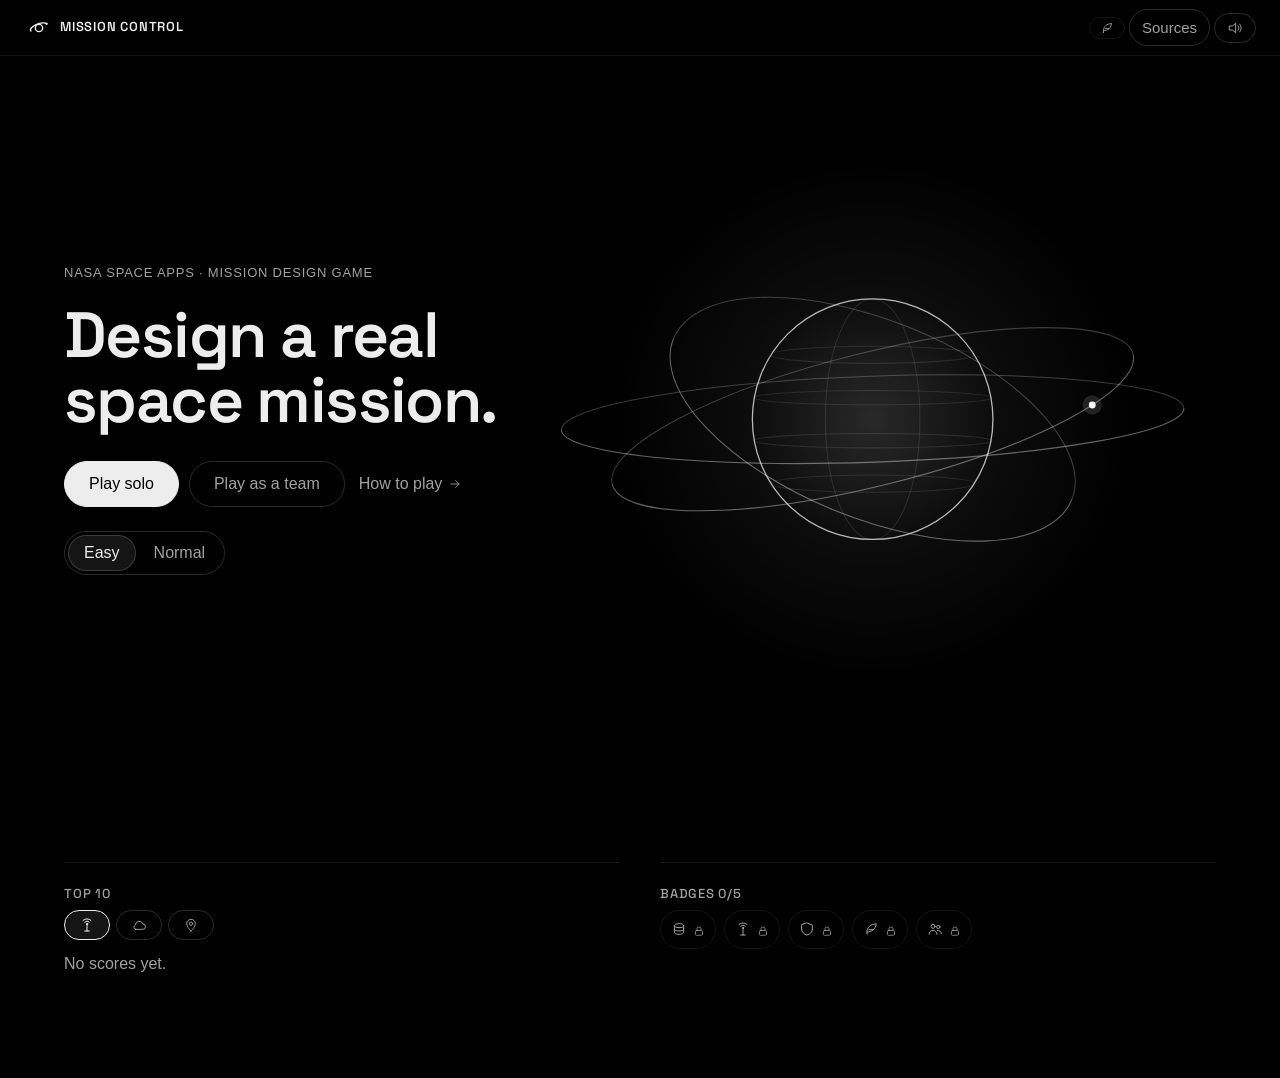
<file: index.html>
<!doctype html>
<html lang="en">
<head>
  <meta charset="utf-8">
  <meta name="viewport" content="width=device-width, initial-scale=1">
  <title>Mission Control</title>
  <meta name="description" content="Design a real space mission. Stay on budget. Get the science.">
  <link rel="icon" href="data:image/svg+xml,%3Csvg xmlns='http://www.w3.org/2000/svg' viewBox='0 0 32 32'%3E%3Crect width='32' height='32' rx='7' fill='%23000'/%3E%3Ccircle cx='16' cy='16' r='5' fill='none' stroke='%23ededed' stroke-width='1.6'/%3E%3Cpath d='M4.5 19.5A12 5 -20 0 1 27 10' fill='none' stroke='%23ededed' stroke-width='1.6' stroke-linecap='round'/%3E%3Ccircle cx='27' cy='10' r='1.8' fill='%23ededed'/%3E%3C/svg%3E">
  <meta name="theme-color" content="#000000">
  <link rel="stylesheet" href="css/main.css">
  <link rel="stylesheet" href="css/components.css">
  <link rel="stylesheet" href="css/animations.css">
  <link rel="stylesheet" href="css/print.css">
  <!-- modulepreload:start (all JS modules — parallel fetch; keep in sync when adding modules) -->
  <link rel="modulepreload" href="js/data/bundles.js">
  <link rel="modulepreload" href="js/data/components.js">
  <link rel="modulepreload" href="js/data/disposal.js">
  <link rel="modulepreload" href="js/data/events.js">
  <link rel="modulepreload" href="js/data/glossary.js">
  <link rel="modulepreload" href="js/data/groundStations.js">
  <link rel="modulepreload" href="js/data/instruments.js">
  <link rel="modulepreload" href="js/data/launchers.js">
  <link rel="modulepreload" href="js/data/missionDependencies.js">
  <link rel="modulepreload" href="js/data/orbits.js">
  <link rel="modulepreload" href="js/data/realMissions.js">
  <link rel="modulepreload" href="js/data/roles.js">
  <link rel="modulepreload" href="js/data/scenarios.js">
  <link rel="modulepreload" href="js/data/sources.js">
  <link rel="modulepreload" href="js/engine/achievements.js">
  <link rel="modulepreload" href="js/engine/advisor.js">
  <link rel="modulepreload" href="js/engine/attempt.js">
  <link rel="modulepreload" href="js/engine/dependencies.js">
  <link rel="modulepreload" href="js/engine/explain.js">
  <link rel="modulepreload" href="js/engine/goals.js">
  <link rel="modulepreload" href="js/engine/matching.js">
  <link rel="modulepreload" href="js/engine/objectives.js">
  <link rel="modulepreload" href="js/engine/outcome.js">
  <link rel="modulepreload" href="js/engine/resources.js">
  <link rel="modulepreload" href="js/engine/roleGoals.js">
  <link rel="modulepreload" href="js/engine/scoring.js">
  <link rel="modulepreload" href="js/engine/simulation.js">
  <link rel="modulepreload" href="js/engine/systemMap.js">
  <link rel="modulepreload" href="js/engine/validation.js">
  <link rel="modulepreload" href="js/engine/verdicts.js">
  <link rel="modulepreload" href="js/main.js">
  <link rel="modulepreload" href="js/state/actions.js">
  <link rel="modulepreload" href="js/state/initialState.js">
  <link rel="modulepreload" href="js/state/reducer.js">
  <link rel="modulepreload" href="js/state/store.js">
  <link rel="modulepreload" href="js/ui/animations/balanceScale.js">
  <link rel="modulepreload" href="js/ui/animations/burnUp.js">
  <link rel="modulepreload" href="js/ui/animations/cardFlip.js">
  <link rel="modulepreload" href="js/ui/animations/constellation.js">
  <link rel="modulepreload" href="js/ui/animations/core.js">
  <link rel="modulepreload" href="js/ui/animations/countdown.js">
  <link rel="modulepreload" href="js/ui/animations/debris.js">
  <link rel="modulepreload" href="js/ui/animations/discovery.js">
  <link rel="modulepreload" href="js/ui/animations/endOfLife.js">
  <link rel="modulepreload" href="js/ui/animations/goConsole.js">
  <link rel="modulepreload" href="js/ui/animations/groundTrack.js">
  <link rel="modulepreload" href="js/ui/animations/hardwareFailure.js">
  <link rel="modulepreload" href="js/ui/animations/index.js">
  <link rel="modulepreload" href="js/ui/animations/instrumentView.js">
  <link rel="modulepreload" href="js/ui/animations/launchSuccess.js">
  <link rel="modulepreload" href="js/ui/animations/missionLost.js">
  <link rel="modulepreload" href="js/ui/animations/missionPartial.js">
  <link rel="modulepreload" href="js/ui/animations/missionSuccess.js">
  <link rel="modulepreload" href="js/ui/animations/montage.js">
  <link rel="modulepreload" href="js/ui/animations/oceanReentry.js">
  <link rel="modulepreload" href="js/ui/animations/orbitView.js">
  <link rel="modulepreload" href="js/ui/animations/patch.js">
  <link rel="modulepreload" href="js/ui/animations/solarFlare.js">
  <link rel="modulepreload" href="js/ui/animations/tooHeavy.js">
  <link rel="modulepreload" href="js/ui/animations/tugRemoval.js">
  <link rel="modulepreload" href="js/ui/card.js">
  <link rel="modulepreload" href="js/ui/dom.js">
  <link rel="modulepreload" href="js/ui/gallery.js">
  <link rel="modulepreload" href="js/ui/goalStrip.js">
  <link rel="modulepreload" href="js/ui/icons.js">
  <link rel="modulepreload" href="js/ui/router.js">
  <link rel="modulepreload" href="js/ui/satellite.js">
  <link rel="modulepreload" href="js/ui/screens/brains.js">
  <link rel="modulepreload" href="js/ui/screens/common.js">
  <link rel="modulepreload" href="js/ui/screens/comms.js">
  <link rel="modulepreload" href="js/ui/screens/finalCheck.js">
  <link rel="modulepreload" href="js/ui/screens/launchPrep.js">
  <link rel="modulepreload" href="js/ui/screens/operations.js">
  <link rel="modulepreload" href="js/ui/screens/orbit.js">
  <link rel="modulepreload" href="js/ui/screens/pickMission.js">
  <link rel="modulepreload" href="js/ui/screens/power.js">
  <link rel="modulepreload" href="js/ui/screens/results.js">
  <link rel="modulepreload" href="js/ui/screens/rocket.js">
  <link rel="modulepreload" href="js/ui/screens/science.js">
  <link rel="modulepreload" href="js/ui/screens/size.js">
  <link rel="modulepreload" href="js/ui/screens/start.js">
  <link rel="modulepreload" href="js/ui/sidebar.js">
  <link rel="modulepreload" href="js/ui/sound.js">
  <link rel="modulepreload" href="js/ui/steps.js">
  <link rel="modulepreload" href="js/ui/storage.js">
  <link rel="modulepreload" href="js/ui/tooltip.js">
  <link rel="modulepreload" href="js/ui/view.js">
  <link rel="modulepreload" href="js/utils/format.js">
  <link rel="modulepreload" href="js/utils/random.js">
  <link rel="modulepreload" href="js/utils/share.js">
  <!-- modulepreload:end -->
</head>
<body data-screen="start">
  <header class="topbar">
    <button class="brand" type="button" id="brand" aria-label="Back to the start screen">
      <svg class="brand-mark" viewBox="0 0 24 24" width="22" height="22" aria-hidden="true" fill="none" stroke="currentColor" stroke-width="1.5" stroke-linecap="round">
        <circle cx="12" cy="12" r="4"/>
        <path d="M3.2 15.2A9.5 3.8 -20 0 1 20.4 7.4"/>
        <circle cx="20.4" cy="7.4" r="1.2" fill="currentColor" stroke="none"/>
      </svg>
      <span class="brand-name">Mission Control</span>
    </button>
    <div id="header-actions" class="header-actions"></div>
  </header>

  <section id="goal-strip" class="goal-strip" aria-label="Mission goal"></section>
  <nav id="step-list" class="step-list" aria-label="Steps"></nav>

  <div class="layout">
    <main id="screen" class="main"></main>
    <aside id="sidebar" class="sidebar" aria-label="Your satellite and gauges"></aside>
  </div>

  <noscript>This game needs JavaScript. Serve the folder with <code>python3 -m http.server</code>.</noscript>
  <script type="module" src="js/main.js"></script>
</body>
</html>
</file>
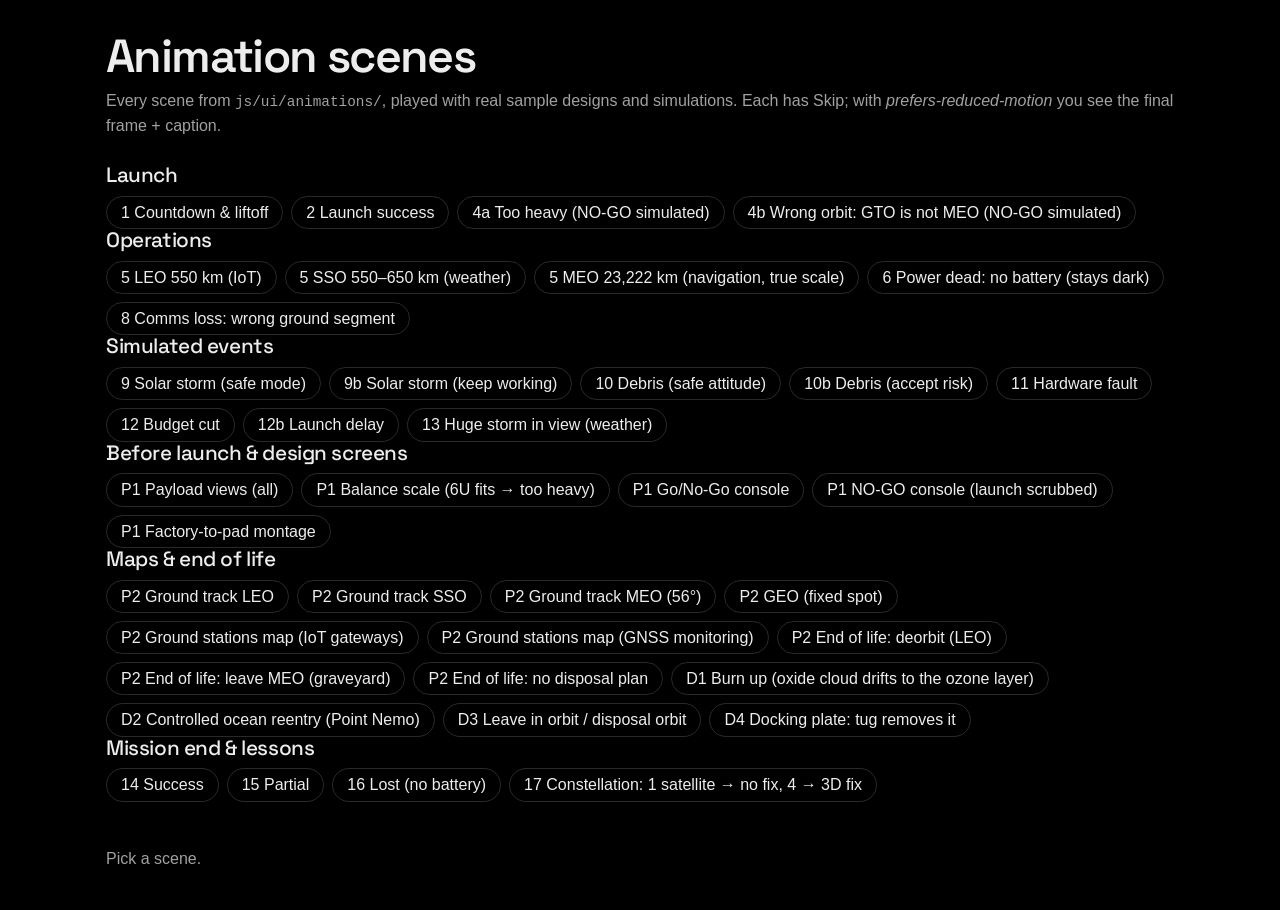
<file: animations.html>
<!doctype html>
<html lang="en">
<head>
  <meta charset="utf-8">
  <meta name="viewport" content="width=device-width, initial-scale=1">
  <title>Animation Scenes</title>
  <meta name="description" content="Debug page: play every Mission Control animation scene in isolation.">
  <link rel="stylesheet" href="css/main.css">
  <link rel="stylesheet" href="css/components.css">
  <link rel="stylesheet" href="css/animations.css">
  <!-- modulepreload:start (all JS modules — parallel fetch; keep in sync when adding modules) -->
  <link rel="modulepreload" href="js/data/bundles.js">
  <link rel="modulepreload" href="js/data/components.js">
  <link rel="modulepreload" href="js/data/disposal.js">
  <link rel="modulepreload" href="js/data/events.js">
  <link rel="modulepreload" href="js/data/glossary.js">
  <link rel="modulepreload" href="js/data/groundStations.js">
  <link rel="modulepreload" href="js/data/instruments.js">
  <link rel="modulepreload" href="js/data/launchers.js">
  <link rel="modulepreload" href="js/data/missionDependencies.js">
  <link rel="modulepreload" href="js/data/orbits.js">
  <link rel="modulepreload" href="js/data/realMissions.js">
  <link rel="modulepreload" href="js/data/roles.js">
  <link rel="modulepreload" href="js/data/scenarios.js">
  <link rel="modulepreload" href="js/data/sources.js">
  <link rel="modulepreload" href="js/engine/achievements.js">
  <link rel="modulepreload" href="js/engine/advisor.js">
  <link rel="modulepreload" href="js/engine/attempt.js">
  <link rel="modulepreload" href="js/engine/dependencies.js">
  <link rel="modulepreload" href="js/engine/explain.js">
  <link rel="modulepreload" href="js/engine/goals.js">
  <link rel="modulepreload" href="js/engine/matching.js">
  <link rel="modulepreload" href="js/engine/objectives.js">
  <link rel="modulepreload" href="js/engine/outcome.js">
  <link rel="modulepreload" href="js/engine/resources.js">
  <link rel="modulepreload" href="js/engine/roleGoals.js">
  <link rel="modulepreload" href="js/engine/scoring.js">
  <link rel="modulepreload" href="js/engine/simulation.js">
  <link rel="modulepreload" href="js/engine/systemMap.js">
  <link rel="modulepreload" href="js/engine/validation.js">
  <link rel="modulepreload" href="js/engine/verdicts.js">
  <link rel="modulepreload" href="js/main.js">
  <link rel="modulepreload" href="js/state/actions.js">
  <link rel="modulepreload" href="js/state/initialState.js">
  <link rel="modulepreload" href="js/state/reducer.js">
  <link rel="modulepreload" href="js/state/store.js">
  <link rel="modulepreload" href="js/ui/animations/balanceScale.js">
  <link rel="modulepreload" href="js/ui/animations/burnUp.js">
  <link rel="modulepreload" href="js/ui/animations/cardFlip.js">
  <link rel="modulepreload" href="js/ui/animations/constellation.js">
  <link rel="modulepreload" href="js/ui/animations/core.js">
  <link rel="modulepreload" href="js/ui/animations/countdown.js">
  <link rel="modulepreload" href="js/ui/animations/debris.js">
  <link rel="modulepreload" href="js/ui/animations/discovery.js">
  <link rel="modulepreload" href="js/ui/animations/endOfLife.js">
  <link rel="modulepreload" href="js/ui/animations/goConsole.js">
  <link rel="modulepreload" href="js/ui/animations/groundTrack.js">
  <link rel="modulepreload" href="js/ui/animations/hardwareFailure.js">
  <link rel="modulepreload" href="js/ui/animations/index.js">
  <link rel="modulepreload" href="js/ui/animations/instrumentView.js">
  <link rel="modulepreload" href="js/ui/animations/launchSuccess.js">
  <link rel="modulepreload" href="js/ui/animations/missionLost.js">
  <link rel="modulepreload" href="js/ui/animations/missionPartial.js">
  <link rel="modulepreload" href="js/ui/animations/missionSuccess.js">
  <link rel="modulepreload" href="js/ui/animations/montage.js">
  <link rel="modulepreload" href="js/ui/animations/oceanReentry.js">
  <link rel="modulepreload" href="js/ui/animations/orbitView.js">
  <link rel="modulepreload" href="js/ui/animations/patch.js">
  <link rel="modulepreload" href="js/ui/animations/solarFlare.js">
  <link rel="modulepreload" href="js/ui/animations/tooHeavy.js">
  <link rel="modulepreload" href="js/ui/animations/tugRemoval.js">
  <link rel="modulepreload" href="js/ui/card.js">
  <link rel="modulepreload" href="js/ui/dom.js">
  <link rel="modulepreload" href="js/ui/gallery.js">
  <link rel="modulepreload" href="js/ui/goalStrip.js">
  <link rel="modulepreload" href="js/ui/icons.js">
  <link rel="modulepreload" href="js/ui/router.js">
  <link rel="modulepreload" href="js/ui/satellite.js">
  <link rel="modulepreload" href="js/ui/screens/brains.js">
  <link rel="modulepreload" href="js/ui/screens/common.js">
  <link rel="modulepreload" href="js/ui/screens/comms.js">
  <link rel="modulepreload" href="js/ui/screens/finalCheck.js">
  <link rel="modulepreload" href="js/ui/screens/launchPrep.js">
  <link rel="modulepreload" href="js/ui/screens/operations.js">
  <link rel="modulepreload" href="js/ui/screens/orbit.js">
  <link rel="modulepreload" href="js/ui/screens/pickMission.js">
  <link rel="modulepreload" href="js/ui/screens/power.js">
  <link rel="modulepreload" href="js/ui/screens/results.js">
  <link rel="modulepreload" href="js/ui/screens/rocket.js">
  <link rel="modulepreload" href="js/ui/screens/science.js">
  <link rel="modulepreload" href="js/ui/screens/size.js">
  <link rel="modulepreload" href="js/ui/screens/start.js">
  <link rel="modulepreload" href="js/ui/sidebar.js">
  <link rel="modulepreload" href="js/ui/sound.js">
  <link rel="modulepreload" href="js/ui/steps.js">
  <link rel="modulepreload" href="js/ui/storage.js">
  <link rel="modulepreload" href="js/ui/tooltip.js">
  <link rel="modulepreload" href="js/ui/view.js">
  <link rel="modulepreload" href="js/utils/format.js">
  <link rel="modulepreload" href="js/utils/random.js">
  <link rel="modulepreload" href="js/utils/share.js">
  <!-- modulepreload:end -->
</head>
<body data-screen="animations">
  <div class="anim-debug">
    <header>
      <h1>Animation scenes</h1>
      <p class="muted">Every scene from <code>js/ui/animations/</code>, played with real sample designs and simulations. Each has Skip; with <em>prefers-reduced-motion</em> you see the final frame + caption.</p>
    </header>
    <div id="groups"></div>
    <div id="stage"></div>
    <p id="status" class="muted" aria-live="polite">Pick a scene.</p>
  </div>

  <script type="module">
    import { h } from './js/ui/dom.js';
    import { createInitialState } from './js/state/initialState.js';
    import { reducer } from './js/state/reducer.js';
    import * as A from './js/state/actions.js';
    import { runSimulation } from './js/engine/simulation.js';
    import { describeOutcome } from './js/engine/outcome.js';
    import * as S from './js/ui/animations/index.js';
    import { getLauncher } from './js/data/launchers.js';

    // ── Sample designs: the three correct research builds (built with real actions so bundles run)
    const BUILDS = {
      comms: ['mission_comms_iot', 'str_6u', ['payload_iot_sdr', 'ant_iot_deploy'], 'pack_6u_60', 'ttc_uhf', 'dl_sband', 'gs_iot_gateways', 'leo_550', 'lv_falcon9_rideshare', 'dep_cubesat'],
      weather: ['mission_weather_mw', 'str_6u_weather', ['payload_mw_radiometer', 'radiometer_calibration'], 'pack_6u_80', 'ttc_uhf', 'science_sband', 'gs_weather_science', 'sso_550_650', 'lv_falcon9_rideshare', 'dep_cubesat'],
      nav: ['mission_navigation_meo', 'str_gnss_meo', ['clock_phm_rubidium_4', 'nav_signal_rf', 'antenna_lband_nav'], 'pack_gnss', 'ttc_c_s_band', null, 'gs_gnss_monitoring', 'meo_gnss', 'lv_f9_dedicated_meo', 'dep_large_adapter'],
    };
    const design = (key, extra = []) => {
      const [sid, size, payload, pack, ttc, dl, ground, orbit, lv, dep] = BUILDS[key];
      let st = reducer(createInitialState(), A.setDifficulty('easy'));
      st = [A.selectScenario(sid), A.selectComponent('structure', size), ...payload.map(A.addInstrument), A.selectPowerPack(pack), A.selectComponent('comms', ttc),
        ...(dl ? [A.selectComponent('downlink', dl)] : []), A.selectGround(ground), A.selectOrbit(orbit), A.selectLauncher(lv), A.selectDeployer(dep),
        A.togglePrep('tests', true), A.togglePrep('licence', true), A.togglePrep('disposal', true), ...extra].reduce(reducer, st);
      return st;
    };
    const comms = design('comms');
    const weather = design('weather');
    const nav = design('nav');
    const noBattery = design('comms', [A.selectComponent('battery', 'none')]);
    const wrongGround = design('weather', [A.selectGround('gs_iot_gateways')]);
    const heavy = design('comms', [A.addInstrument('payload_mw_radiometer'), A.addInstrument('radiometer_calibration')]);
    const gto = design('nav', [A.selectLauncher('lv_f9_gto_standard')]);

    const simOf = (st, want = () => true, anyway = false) => { for (let sd = 1; sd < 3000; sd++) { const r = runSimulation(st, sd, [], { autoChoice: 0, anyway }); if (want(r)) return r; } return runSimulation(st, 1, [], { autoChoice: 0, anyway }); };
    const heavySim = simOf(heavy, () => true, true);
    const gtoSim = simOf(gto, () => true, true);
    const stage = document.getElementById('stage');
    const status = document.getElementById('status');
    const launcherOf = (st) => getLauncher(st.design.launcherId);
    const orbitScene = (st, label, anyway = false) => async () => {
      const sim = simOf(st, (r) => r.reachedOrbit, anyway);
      stage.__orbitView = null;
      await S.orbitView(stage, { state: st, sim, toMonth: Math.min(sim.summary.monthsOperated, 12) });
      return label;
    };
    const ev = (scene, extra = {}) => async () => {
      await S.orbitView(stage, { state: comms, sim: simOf(comms, (r) => r.reachedOrbit), toMonth: 0 });
      const v = S.getOrbitView(stage);
      const p = v.satPos();
      await scene(v.overlay, { x: p.x, y: p.y, state: comms, phase: 'intro', ...extra });
      await scene(v.overlay, { x: p.x, y: p.y, state: comms, phase: 'outcome', choiceIndex: extra.choiceIndex ?? 0, caption: extra.caption ?? 'Outcome caption from the chosen option.', ...extra });
    };

    const GROUPS = {
      'Launch': {
        '1 Countdown & liftoff': () => S.countdown(stage, { launcher: launcherOf(comms), caption: 'Liftoff!', hold: true }),
        '2 Launch success': () => S.launchSuccess(stage, { state: nav, caption: 'In orbit! The Falcon 9 delivered your 700 kg satellite to MEO.' }),
        '4a Too heavy (NO-GO simulated)': () => S.tooHeavy(stage, { launcher: launcherOf(heavy), reason: 'too_heavy', caption: describeOutcome(heavy, heavySim).caption }),
        '4b Wrong orbit: GTO is not MEO (NO-GO simulated)': () => S.tooHeavy(stage, { launcher: launcherOf(gto), reason: 'wrong_orbit', caption: describeOutcome(gto, gtoSim).caption }),
      },
      'Operations': {
        '5 LEO 550 km (IoT)': orbitScene(comms),
        '5 SSO 550–650 km (weather)': orbitScene(weather),
        '5 MEO 23,222 km (navigation, true scale)': orbitScene(nav),
        '6 Power dead: no battery (stays dark)': async () => { const sim = simOf(noBattery, (r) => r.reachedOrbit, true); stage.__orbitView = null; await S.orbitView(stage, { state: noBattery, sim, toMonth: 1 }); },
        '8 Comms loss: wrong ground segment': async () => { const sim = simOf(wrongGround, (r) => r.reachedOrbit, true); stage.__orbitView = null; await S.orbitView(stage, { state: wrongGround, sim, toMonth: 1 }); },
      },
      'Simulated events': {
        '9 Solar storm (safe mode)': ev(S.solarFlare, { choiceIndex: 0 }),
        '9b Solar storm (keep working)': ev(S.solarFlare, { choiceIndex: 1 }),
        '10 Debris (safe attitude)': ev(S.debris, { choiceIndex: 0 }),
        '10b Debris (accept risk)': ev(S.debris, { choiceIndex: 1 }),
        '11 Hardware fault': ev(S.hardwareFailure, { itemId: 'payload_iot_sdr', choiceIndex: 0 }),
        '12 Budget cut': ev(S.EVENT_SCENES.budget_cut, { front: 'The programme budget was reduced.', back: '−10% service' }),
        '12b Launch delay': ev(S.EVENT_SCENES.launch_delay, { front: 'A sensor shows a strange reading.', back: '+3 mo delay · −25% of reserve' }),
        '13 Huge storm in view (weather)': ev(S.EVENT_SCENES.rare_storm, { bonus: '+5% service' }),
      },
      'Before launch & design screens': {
        'P1 Payload views (all)': async () => {
          for (const id of ['payload_iot_sdr', 'clock_phm_rubidium_4', 'payload_mw_radiometer', 'dist_rgb_camera']) {
            await S.instrumentView(stage, { instrumentId: id, label: id });
          }
        },
        'P1 Balance scale (6U fits → too heavy)': async () => {
          await S.balanceScale(stage, { massKg: 8.68, capacityKg: 12, fromAngle: 0, rocketName: '6U dispenser' });
          await S.balanceScale(stage, { massKg: 12.08, capacityKg: 12, fromAngle: -9, rocketName: '6U dispenser' });
        },
        'P1 Go/No-Go console': () => S.goConsole(stage, { roles: [
          { icon: 'star', name: 'Mission Director', who: 'Ada', vote: 'go' }, { icon: 'gear', name: 'Systems Engineer', who: 'Ben', vote: 'go' },
          { icon: 'flask', name: 'Lead Scientist', who: 'Cy', vote: 'nogo', reason: 'The mission payload is not right' }, { icon: 'rocket', name: 'Flight Dynamics', who: 'Dee', vote: 'go' }], caption: 'Not everyone agreed — the majority said GO.' }),
        'P1 NO-GO console (launch scrubbed)': () => S.goConsole(stage, { roles: [
          { icon: 'star', name: 'Mission Director', who: 'Ada', vote: 'nogo', reason: 'Hard gate failed' }, { icon: 'gear', name: 'Systems Engineer', who: 'Ben', vote: 'nogo', reason: 'Hard gate failed' }], caption: 'NO-GO. Launch scrubbed: no frequency licence or disposal plan.' }),
        'P1 Factory-to-pad montage': () => S.montage(stage, { state: comms, devMonths: 18 }),
      },
      'Maps & end of life': {
        'P2 Ground track LEO': () => S.groundTrack(stage, { orbitId: 'leo_550' }),
        'P2 Ground track SSO': () => S.groundTrack(stage, { orbitId: 'sso_550_650' }),
        'P2 Ground track MEO (56°)': () => S.groundTrack(stage, { orbitId: 'meo_gnss' }),
        'P2 GEO (fixed spot)': () => S.groundTrack(stage, { orbitId: 'geo' }),
        'P2 Ground stations map (IoT gateways)': () => S.groundTrack(stage, { orbitId: 'leo_550', groundId: 'gs_iot_gateways', mode: 'stations' }),
        'P2 Ground stations map (GNSS monitoring)': () => S.groundTrack(stage, { orbitId: 'meo_gnss', groundId: 'gs_gnss_monitoring', mode: 'stations' }),
        'P2 End of life: deorbit (LEO)': () => S.endOfLife(stage, { orbitId: 'leo_550' }),
        'P2 End of life: leave MEO (graveyard)': () => S.endOfLife(stage, { orbitId: 'meo_gnss' }),
        'P2 End of life: no disposal plan': () => S.endOfLife(stage, { orbitId: 'leo_550', disposal: false }),
        'D1 Burn up (oxide cloud drifts to the ozone layer)': () => S.burnUp(stage, { kg: 8.68 * 0.12 }),
        'D2 Controlled ocean reentry (Point Nemo)': () => S.oceanReentry(stage, {}),
        'D3 Leave in orbit / disposal orbit': () => S.endOfLife(stage, { orbitId: 'meo_gnss' }),
        'D4 Docking plate: tug removes it': () => S.tugRemoval(stage, {}),
      },
      'Mission end & lessons': {
        '14 Success': () => S.missionSuccess(stage, { name: 'Connect Remote Sensors', team: 'Team Rocket', orbitId: 'leo_550', grade: 'A', caption: 'Mission accomplished! Every KPI was met.' }),
        '15 Partial': () => S.missionPartial(stage, { name: 'Weather Under the Clouds', team: 'Solo', orbitId: 'sso_550_650', grade: 'C', missed: ['Valid observations ≥90%', 'Inside the model budget'], caption: 'Your satellite worked, but missed: valid observations, budget.' }),
        '16 Lost (no battery)': () => S.missionLost(stage, { state: noBattery, cause: 'power', caption: describeOutcome(noBattery, simOf(noBattery, () => true, true)).caption, tip: 'Check shadow power: 60% of the battery must cover the eclipse.' }),
        '17 Constellation: 1 satellite → no fix, 4 → 3D fix': () => S.constellationFix(stage, { hold: true }),
      },
    };

    const run = async (name, fn) => {
      status.textContent = `Playing: ${name}…`;
      const v = await fn();
      status.textContent = `Done: ${name}${typeof v === 'string' && v !== 'done' ? ` (${v})` : ''}`;
    };
    document.getElementById('groups').replaceChildren(...Object.entries(GROUPS).map(([g, scenes]) => h('section', {}, [
      h('h2', {}, g),
      h('div', { class: 'anim-debug-buttons' }, Object.entries(scenes).map(([name, fn]) => h('button', { class: 'btn btn-small', type: 'button', 'data-demo': name, onClick: () => run(name, fn) }, name))),
    ])));
    window.__DEMOS = Object.assign({}, ...Object.values(GROUPS));
    window.__runDemo = (name) => run(name, window.__DEMOS[name]);
  </script>
</body>
</html>
</file>
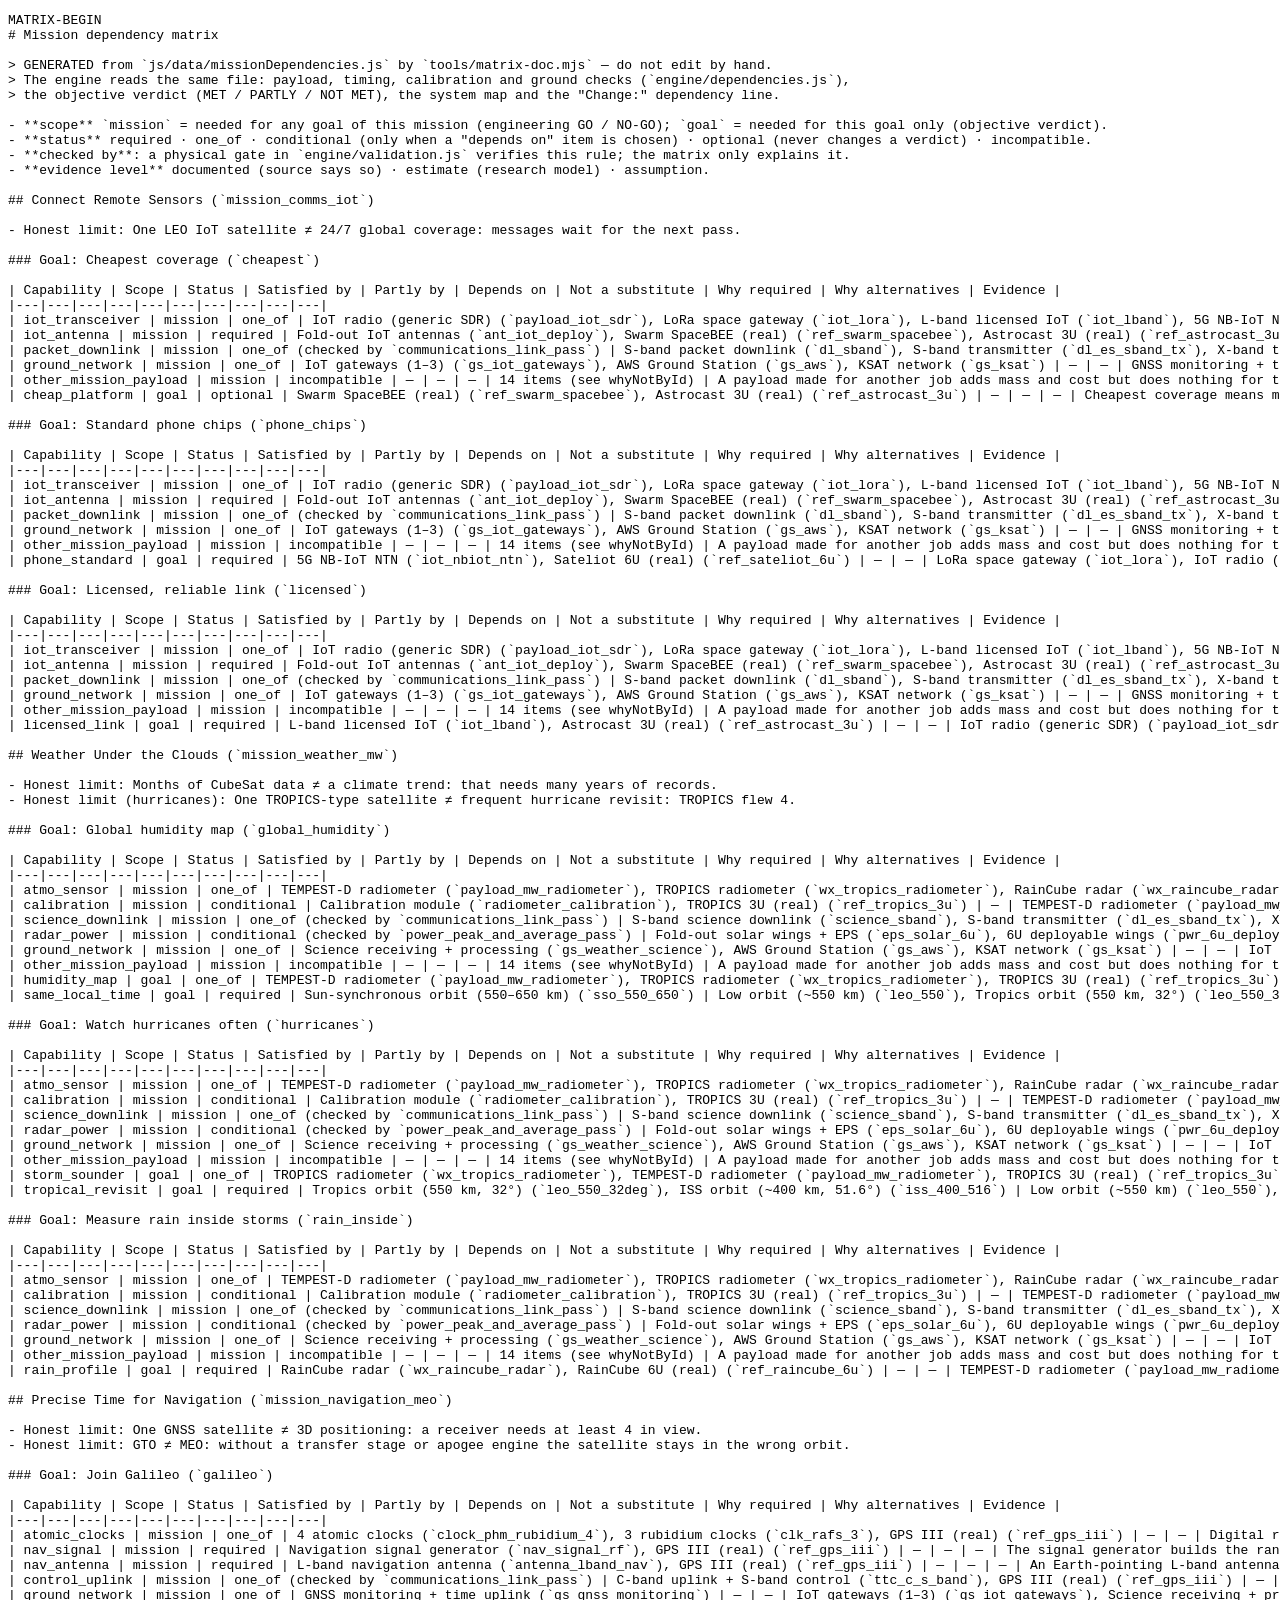
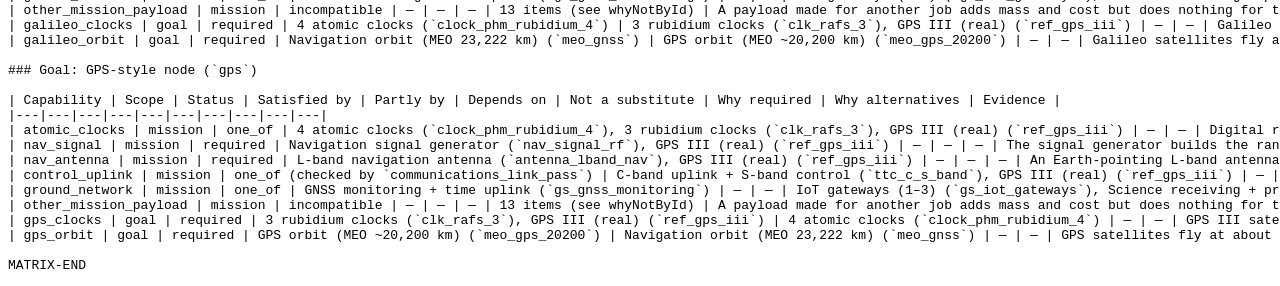
<file: tools/matrix-doc.html>
<!doctype html>
<html lang="en">
<head><meta charset="utf-8"><title>matrix-doc</title></head>
<body>
<pre id="md"></pre>
<script type="module">
  import { matrixMarkdown } from './matrix-doc.mjs';
  try {
    document.getElementById('md').textContent = `MATRIX-BEGIN\n${matrixMarkdown()}\nMATRIX-END`;
    document.title = 'matrix-doc OK';
  } catch (e) {
    document.getElementById('md').textContent = `ERROR ${e.message}`;
    document.title = 'matrix-doc ERROR';
  }
</script>
</body>
</html>
</file>
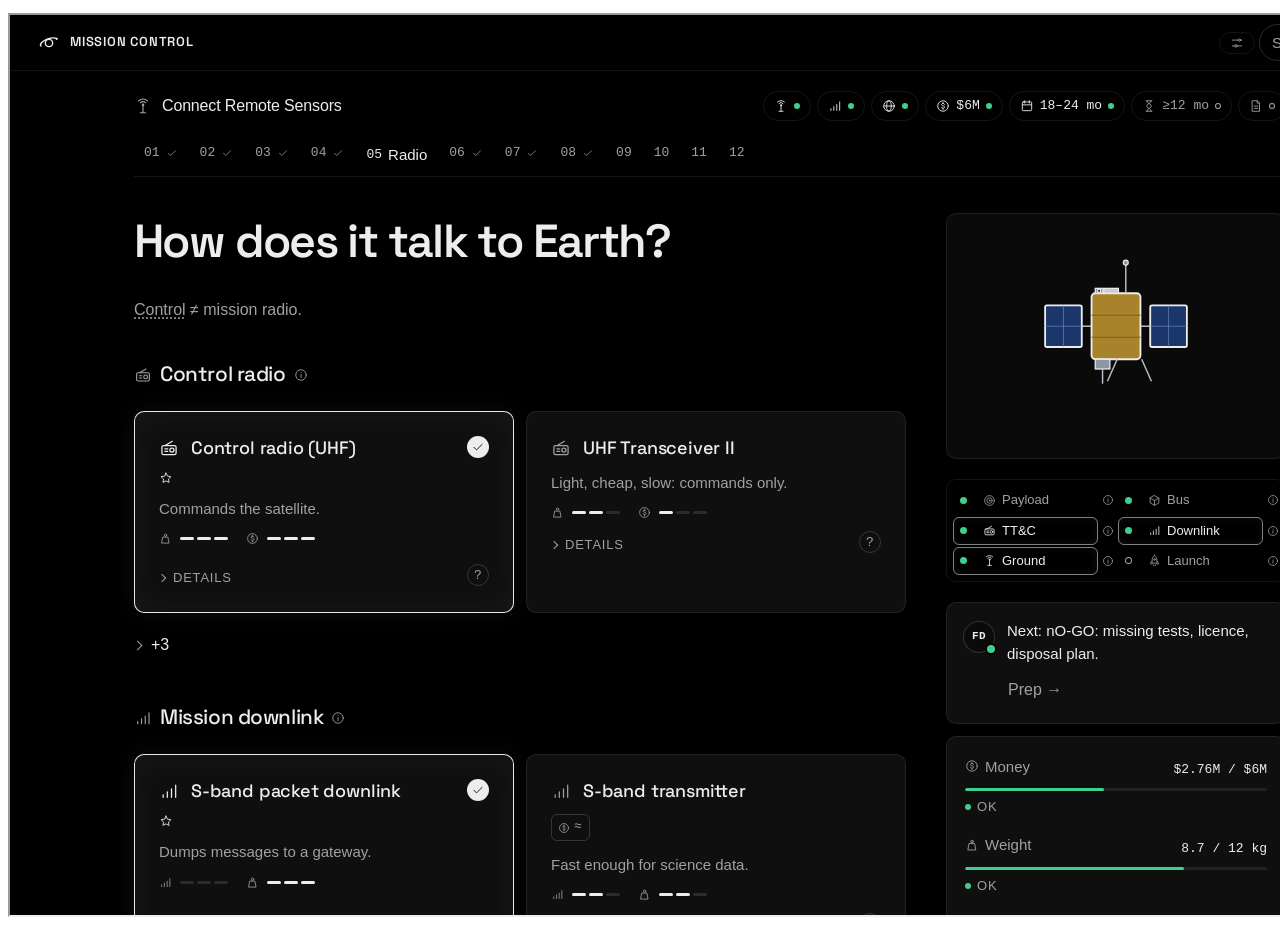
<file: tools/options-count.html>
<!doctype html>
<!-- Counts selectable (non-greyed) option cards per mission × step in the real UI (Normal mode, research
     build filled in). Run headless via tools/options-count.sh. "front" = visible without opening a fold. -->
<html lang="en"><head><meta charset="utf-8"><title>OPTIONS running</title></head><body><pre id="log"></pre>
<script type="module">
  const log = (m) => { document.getElementById('log').textContent += m + '\n'; };
  const sleep = (ms) => new Promise((r) => setTimeout(r, ms));
  const errors = [];
  const frame = document.createElement('iframe'); frame.style.cssText = 'width:1400px;height:900px'; document.body.append(frame);
  await new Promise((r) => { frame.onload = r; frame.src = '../index.html'; });
  const w = frame.contentWindow; w.__animTimerFrames = true;
  w.addEventListener('error', (e) => errors.push(`${e.message} @${e.filename}:${e.lineno}`));
  await sleep(300);
  const A = await w.eval(`import('${new URL('js/state/actions.js', w.location.href).href}')`);
  const d = (a) => w.__store.dispatch(a);
  const B = {
    mission_comms_iot: ['str_6u', ['payload_iot_sdr', 'ant_iot_deploy'], 'eps_solar_6u', 'battery_6u_60wh', 'ttc_uhf', 'dl_sband', 'gs_iot_gateways', 'leo_550', 'lv_falcon9_rideshare', 'dep_cubesat'],
    mission_weather_mw: ['str_6u_weather', ['payload_mw_radiometer', 'radiometer_calibration'], 'eps_solar_6u', 'battery_6u_80wh', 'ttc_uhf', 'science_sband', 'gs_weather_science', 'sso_550_650', 'lv_falcon9_rideshare', 'dep_cubesat'],
    mission_navigation_meo: ['str_gnss_meo', ['clock_phm_rubidium_4', 'nav_signal_rf', 'antenna_lband_nav'], null, null, null, null, 'gs_gnss_monitoring', 'meo_gnss', 'lv_f9_dedicated_meo', 'dep_large_adapter'],
  };
  const STEPS = ['pickMission', 'size', 'science', 'power', 'comms', 'brains', 'orbit', 'rocket', 'launchPrep'];
  const out = {};
  try {
    for (const [sid, [st, pl, pw, bat, ttc, dl, gs, orb, lv, dep]] of Object.entries(B)) {
      d(A.setDifficulty('normal')); d(A.goToScreen('pickMission')); d(A.selectScenario(sid));
      [A.selectComponent('structure', st), ...pl.map(A.addInstrument), pw && A.selectComponent('power', pw), bat && A.selectComponent('battery', bat), ttc && A.selectComponent('comms', ttc), dl && A.selectComponent('downlink', dl),
        A.setKit('standard'), A.selectGround(gs), A.selectOrbit(orb), A.selectLauncher(lv), A.selectDeployer(dep)].filter(Boolean).forEach(d);
      out[sid] = {};
      for (const step of STEPS) {
        d(A.goToScreen(step)); await sleep(150);
        const scr = w.document.querySelector('#screen');
        if (w.__store.getState().screen !== step || scr.querySelector('.question h1') == null) { out[sid][step] = 'skipped'; continue; }
        const all = [...scr.querySelectorAll('.choice:not(.disabled)')].filter((c) => !c.closest('.compare-box'));
        const front = all.filter((c) => !c.closest('details:not([open])'));
        const chips = scr.querySelectorAll('.variant-row button, .prep-item').length;
        out[sid][step] = `${all.length + (step === 'pickMission' ? 0 : 0)} (front ${front.length})${chips ? ` + ${chips} toggles` : ''}`;
      }
      // the navigation step list hides Power and Bus: the platform fixes them
      const visible = [...w.document.querySelectorAll('#step-list button')].map((b) => b.title);
      out[sid].steps = visible.join(' · ');
    }
  } catch (e) { errors.push('THROW ' + (e.stack || e.message)); }
  log('OPTIONS ' + JSON.stringify(out));
  log('ERRORS:\n' + errors.join('\n'));
  document.title = errors.length ? 'OPTIONS FAIL' : 'OPTIONS PASS';
</script></body></html>
</file>
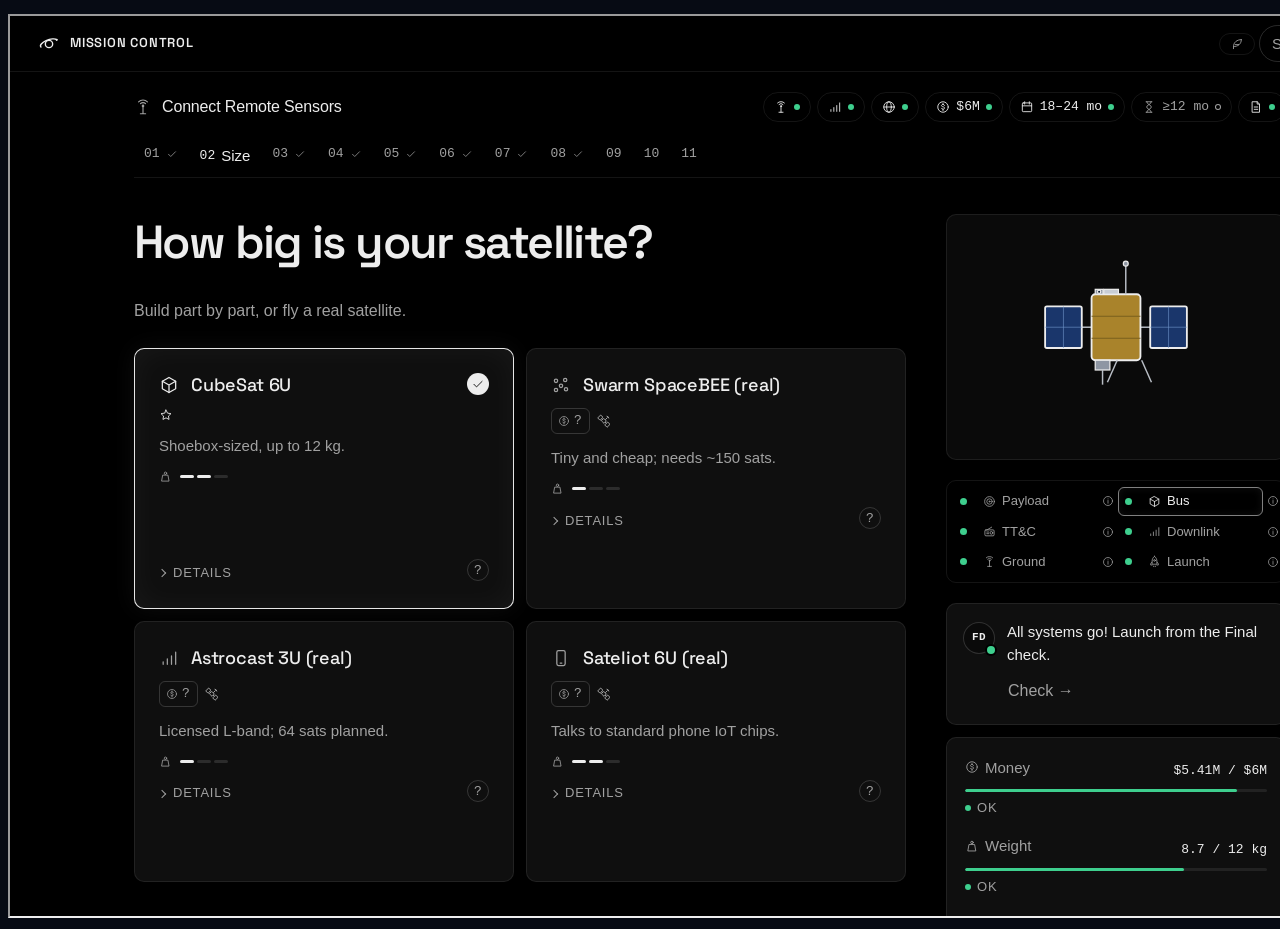
<file: tools/word-count.html>
<!doctype html>
<!-- Visible-word counter for every screen (playtest "too much text" budget).
     Serve the project root and open /tools/word-count.html — or run tools/word-count.sh (headless).
     State: comms mission, Easy, solo; the correct research build is filled in. Visible words =
     words in document.body.innerText (closed <details>, hidden and display:none content excluded). -->
<html lang="en"><head><meta charset="utf-8"><title>WORDS running</title>
<style>body{font:14px system-ui;background:#070b14;color:#e6edf7}table{border-collapse:collapse}td,th{padding:3px 10px;border-bottom:1px solid #22314f;text-align:right}</style>
</head><body><pre id="log"></pre>
<script type="module">
  const log = (m) => { document.getElementById('log').textContent += m + '\n'; };
  const sleep = (ms) => new Promise((r) => setTimeout(r, ms));
  const errors = [];
  const frame = document.createElement('iframe');
  frame.style.cssText = 'width:1400px;height:900px';
  document.body.append(frame);
  await new Promise((r) => { frame.onload = r; frame.src = '../index.html'; });
  const w = frame.contentWindow;
  w.__animTimerFrames = true;
  w.addEventListener('error', (e) => errors.push(`${e.message} @${e.filename}:${e.lineno}`));
  w.addEventListener('unhandledrejection', (e) => errors.push(`REJ ${e.reason?.stack ?? e.reason}`));
  await sleep(300);
  // Import inside the game's own realm so actions are plain objects of that realm.
  const A = await w.eval(`import('${new URL('js/state/actions.js', w.location.href).href}')`);
  const store = w.__store;
  const d = (a) => store.dispatch(a);
  const DUMP = new URLSearchParams(location.search).has('dump');
  const words = () => {
    const t = w.document.body.innerText;
    if (DUMP) log(`\n===== ${store.getState().screen}\n${t}`);
    return (t.match(/\S*[A-Za-z0-9]\S*/g) ?? []).length;
  };
  const count = async (screen) => { d(A.goToScreen(screen)); await sleep(250); return words(); };

  const rows = [];
  try {
  rows.push(['start', await count('start')]);
  d(A.setMode('solo'));
  d(A.goToScreen('pickMission')); d(A.selectScenario('mission_comms_iot'));
  rows.push(['mission', await count('pickMission')]);
  const build = [A.selectComponent('structure', 'str_6u'), A.addInstrument('payload_iot_sdr'), A.addInstrument('ant_iot_deploy'), A.selectPowerPack('pack_6u_60'),
    A.selectComponent('comms', 'ttc_uhf'), A.selectComponent('downlink', 'dl_sband'), A.selectGround('gs_iot_gateways'), A.selectOrbit('leo_550'),
    A.selectLauncher('lv_falcon9_rideshare'), A.selectDeployer('dep_cubesat'), A.togglePrep('tests', true), A.togglePrep('licence', true), A.togglePrep('disposal', true)];
  build.forEach(d);
  for (const [label, id] of [['size', 'size'], ['payload', 'science'], ['power', 'power'], ['comms', 'comms']]) rows.push([label, await count(id)]);
  d(A.setDifficulty('normal')); d(A.setKit('standard'));
  rows.push(['bus', await count('brains')]);
  d(A.setDifficulty('easy'));
  for (const [label, id] of [['orbit', 'orbit'], ['rocket', 'rocket'], ['launch prep', 'launchPrep'], ['final check', 'finalCheck']]) rows.push([label, await count(id)]);
  // Operations: launch, then count while the mission plays.
  w.document.querySelector('[data-key="launch"]')?.click();
  await sleep(400);
  rows.push(['operations', words()]);
  for (let i = 0; i < 400 && store.getState().screen !== 'results'; i++) {
    await sleep(30);
    const b = w.document.querySelector('.event-choice') || w.document.querySelector('[data-anim-action]') || w.document.querySelector('[data-anim-skip]');
    b?.click();
  }
  await sleep(300);
  rows.push(['results', words()]);
  } catch (e) { errors.push('THROW ' + (e.stack || e.message)); }
  w.__WORDS = Object.fromEntries(rows);
  log('WORDS ' + JSON.stringify(Object.fromEntries(rows)));
  log(rows.map(([k, v]) => `${k.padEnd(12)} ${v}`).join('\n'));
  log('ERRORS:\n' + errors.join('\n'));
  document.title = errors.length ? 'WORDS FAIL' : 'WORDS PASS';
</script></body></html>
</file>
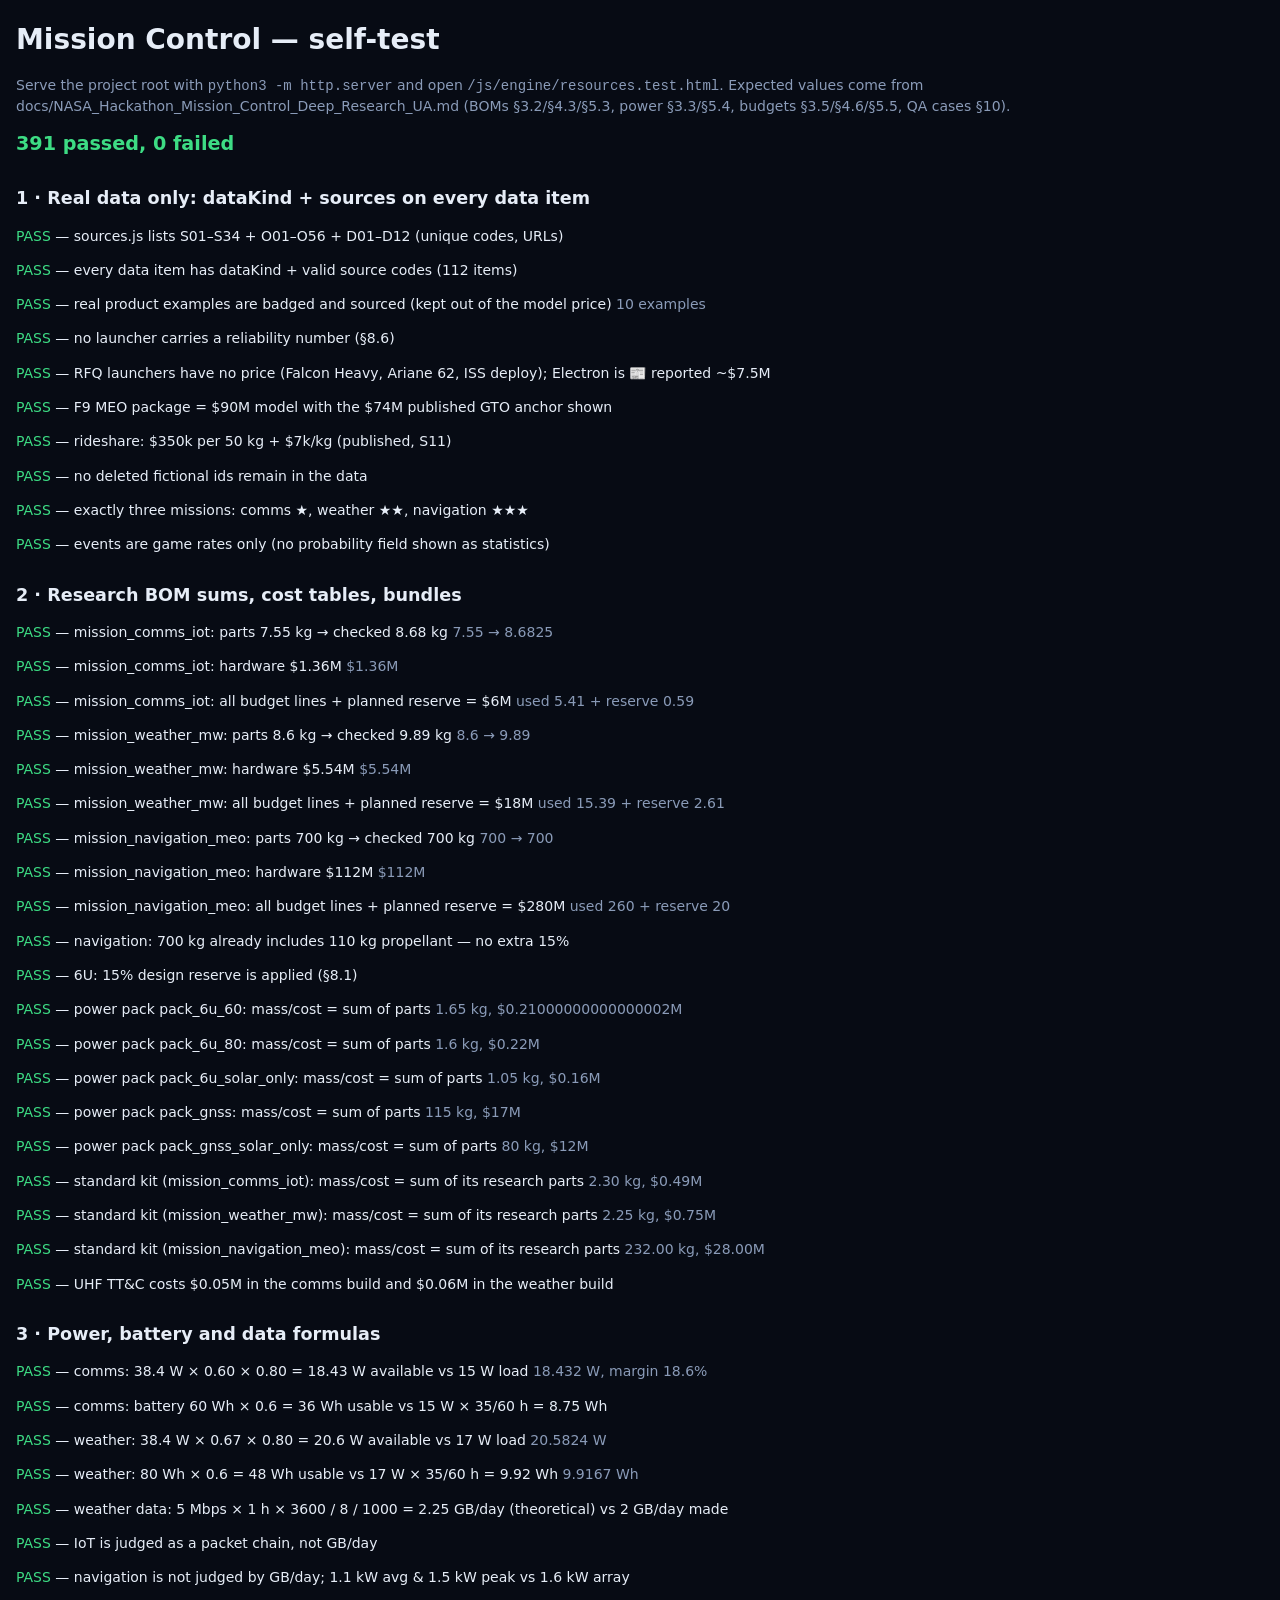
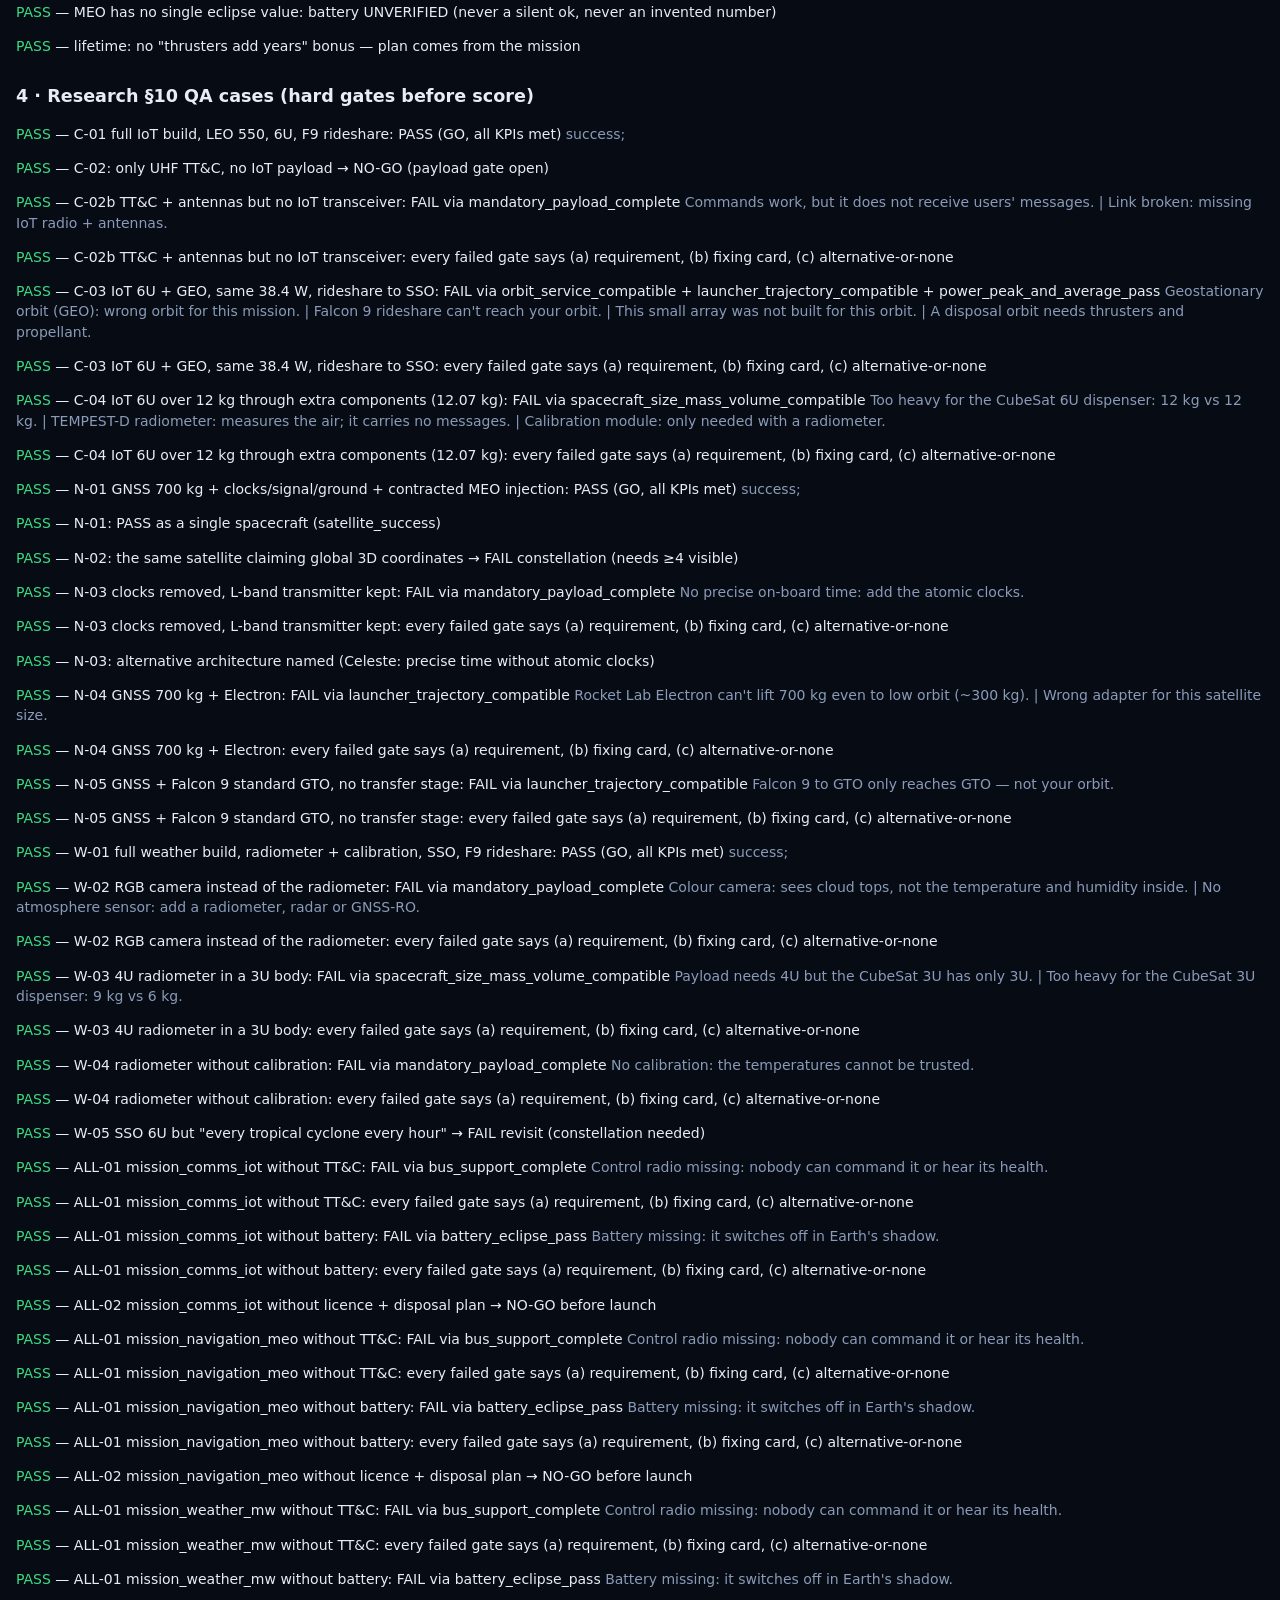
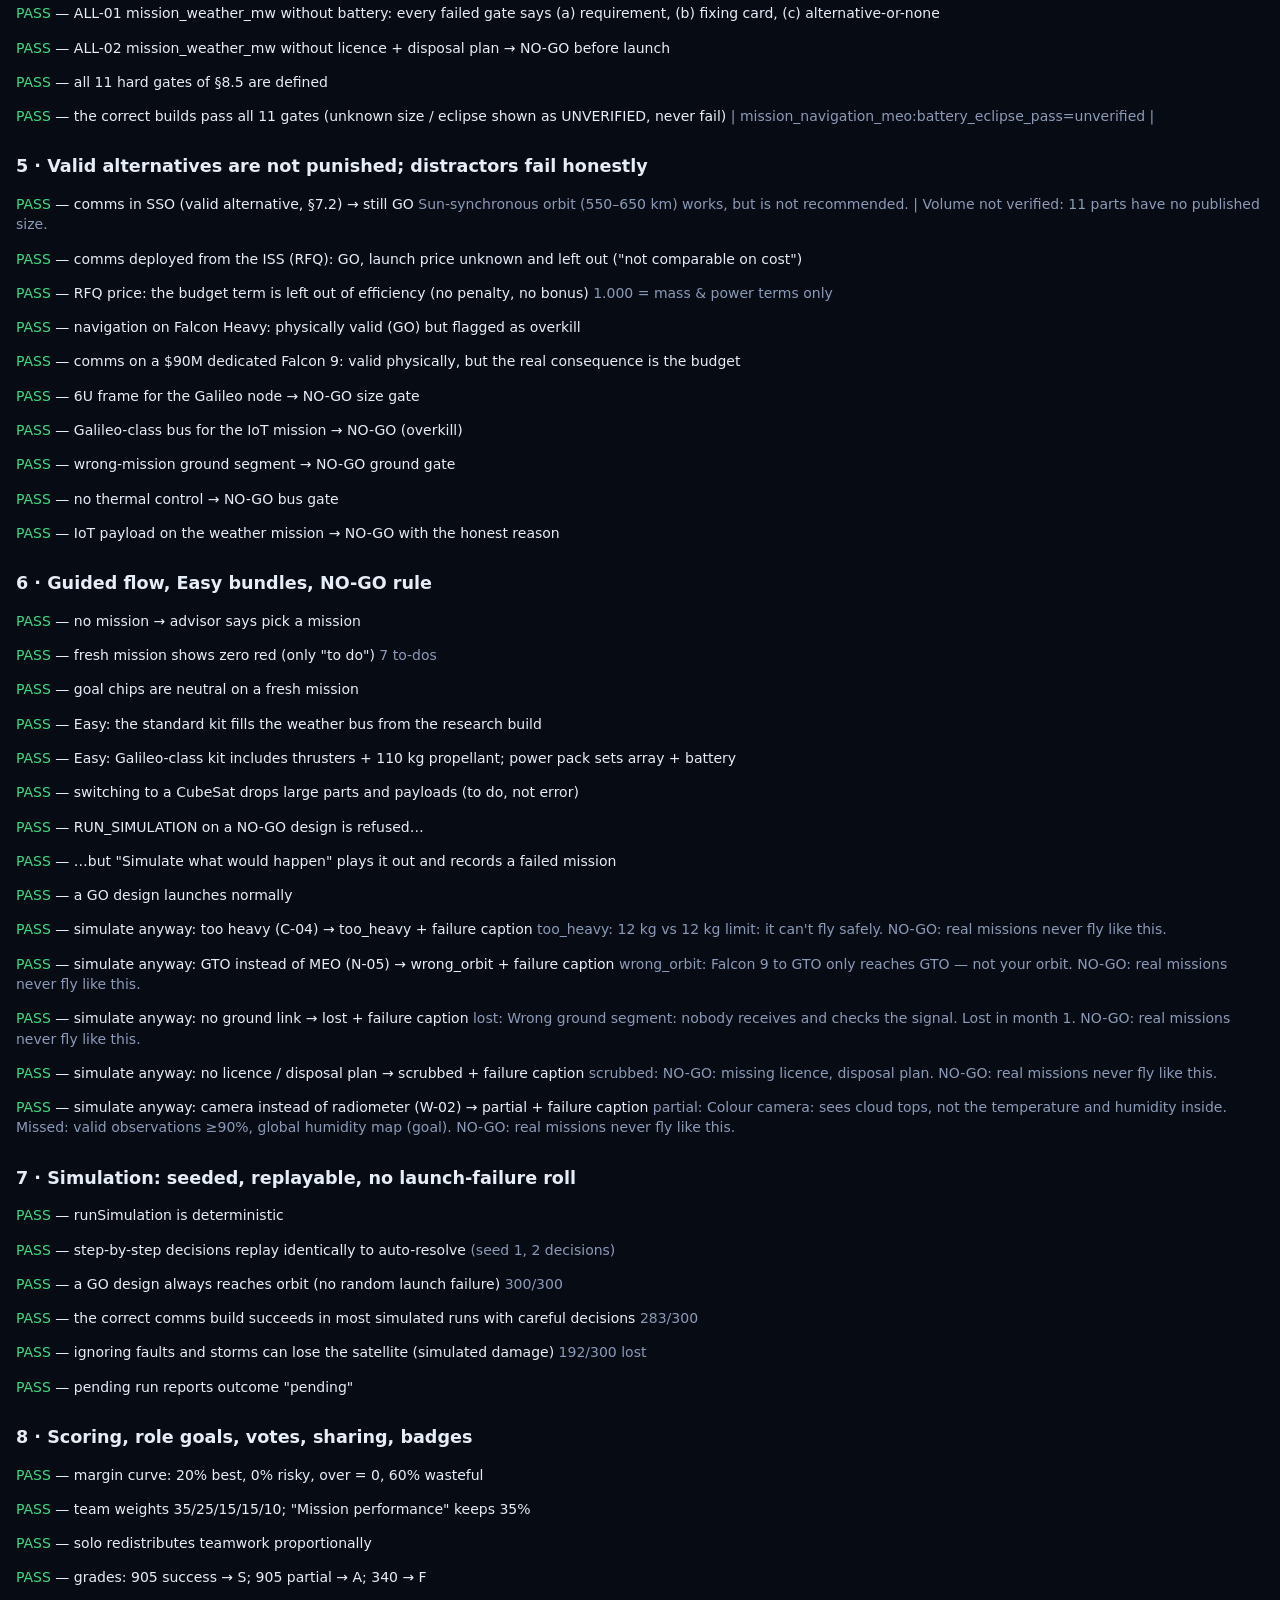
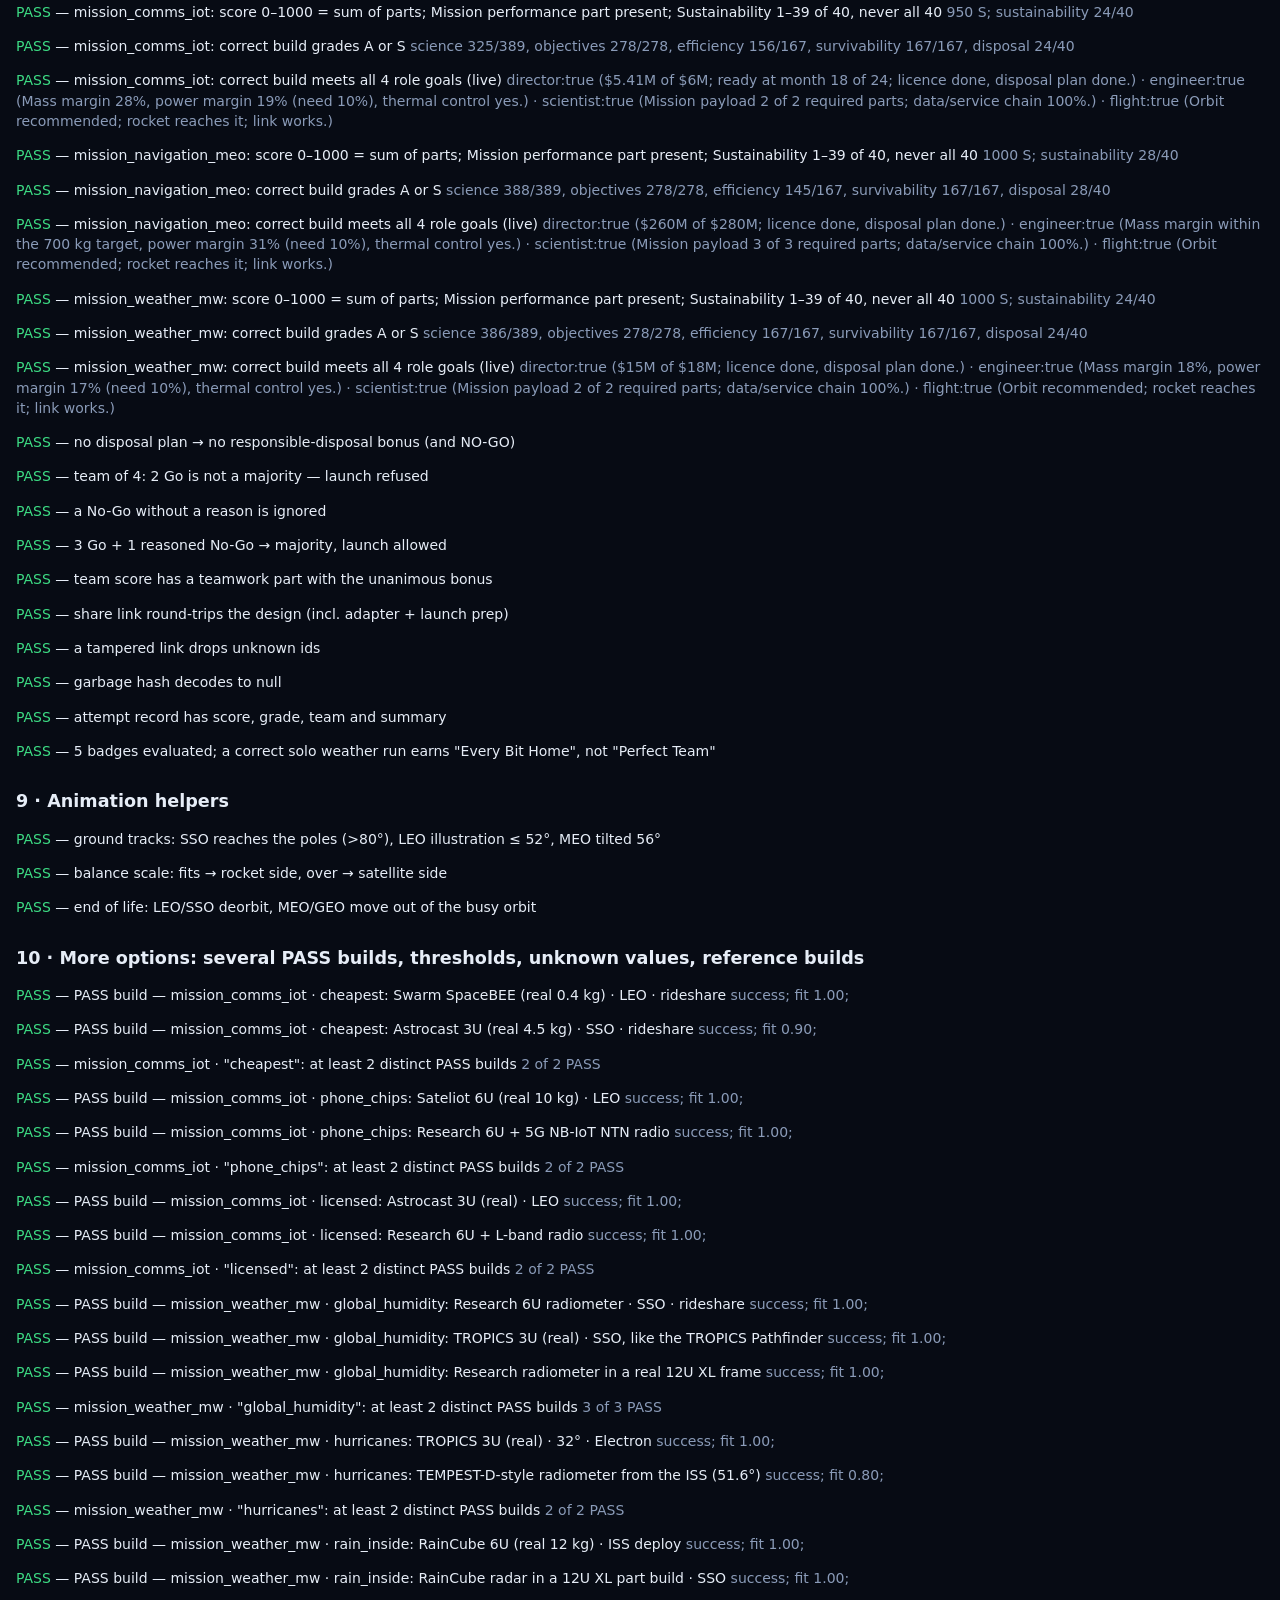
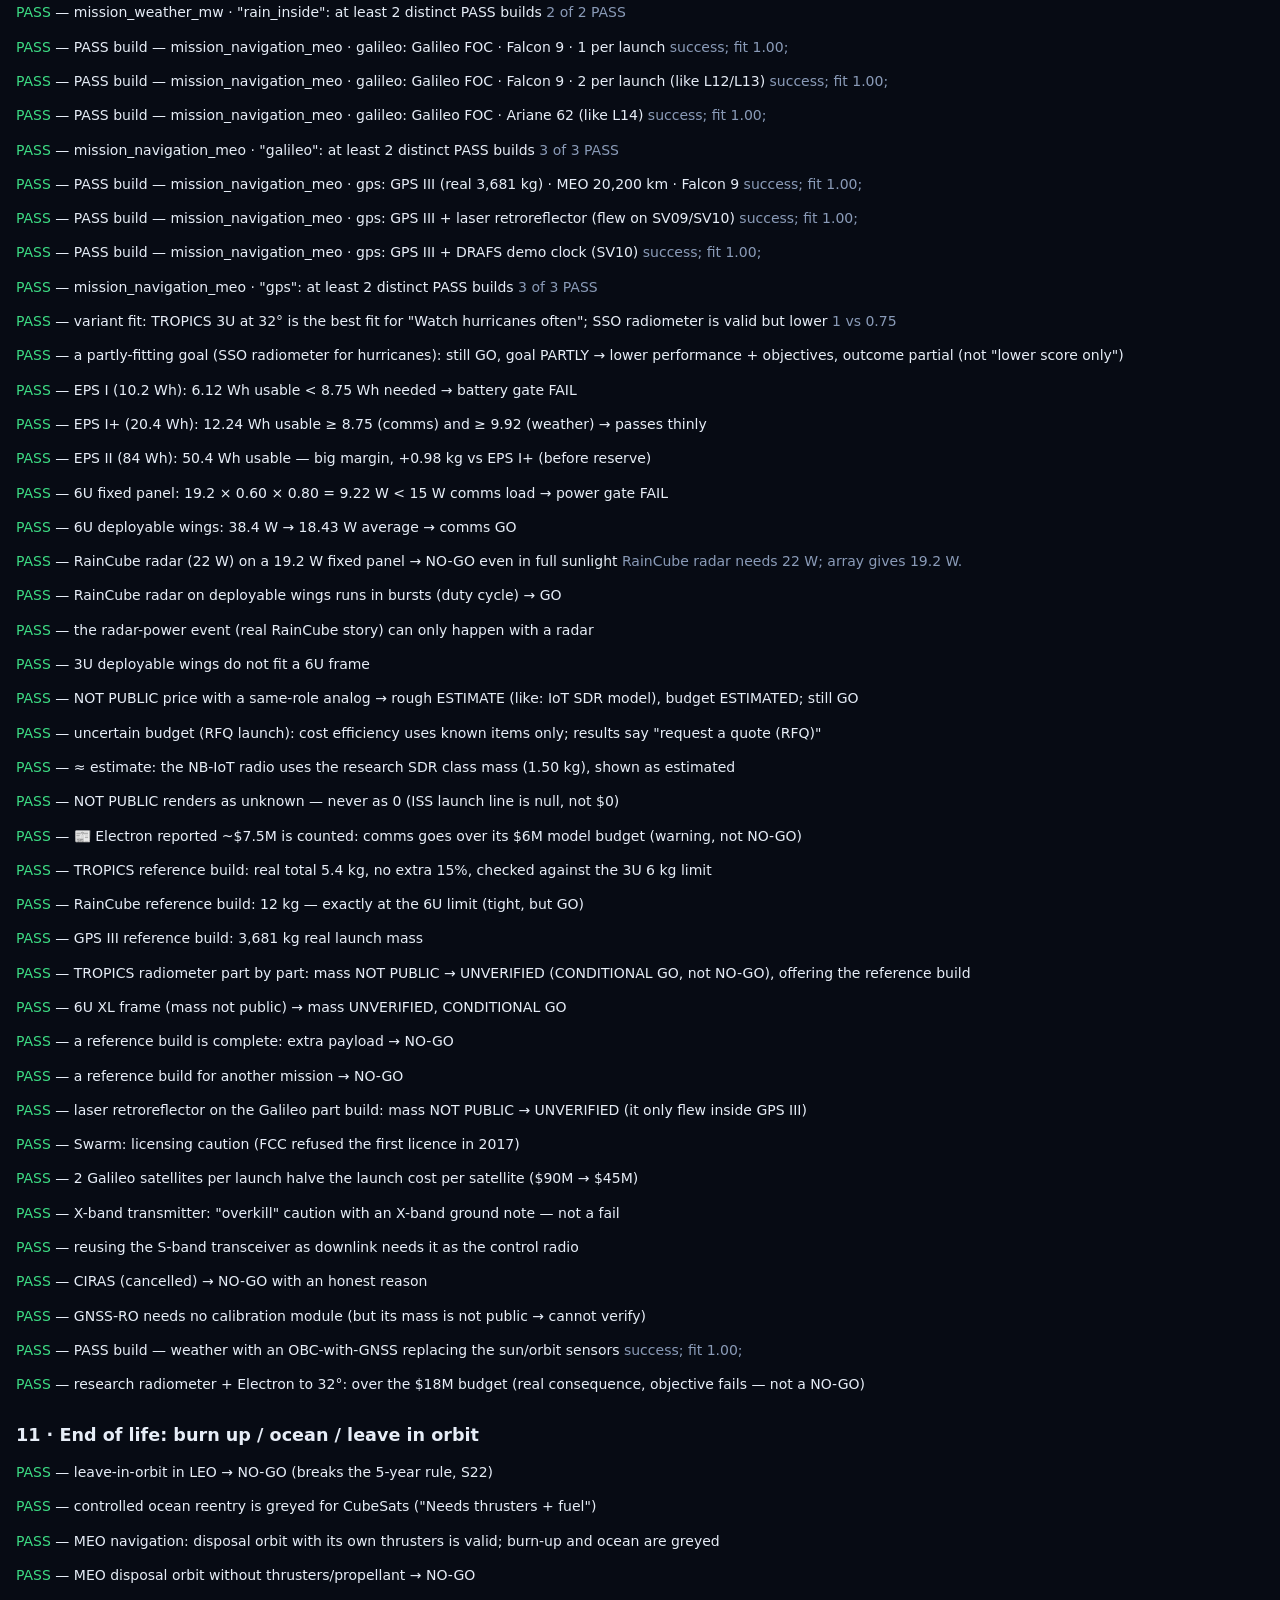
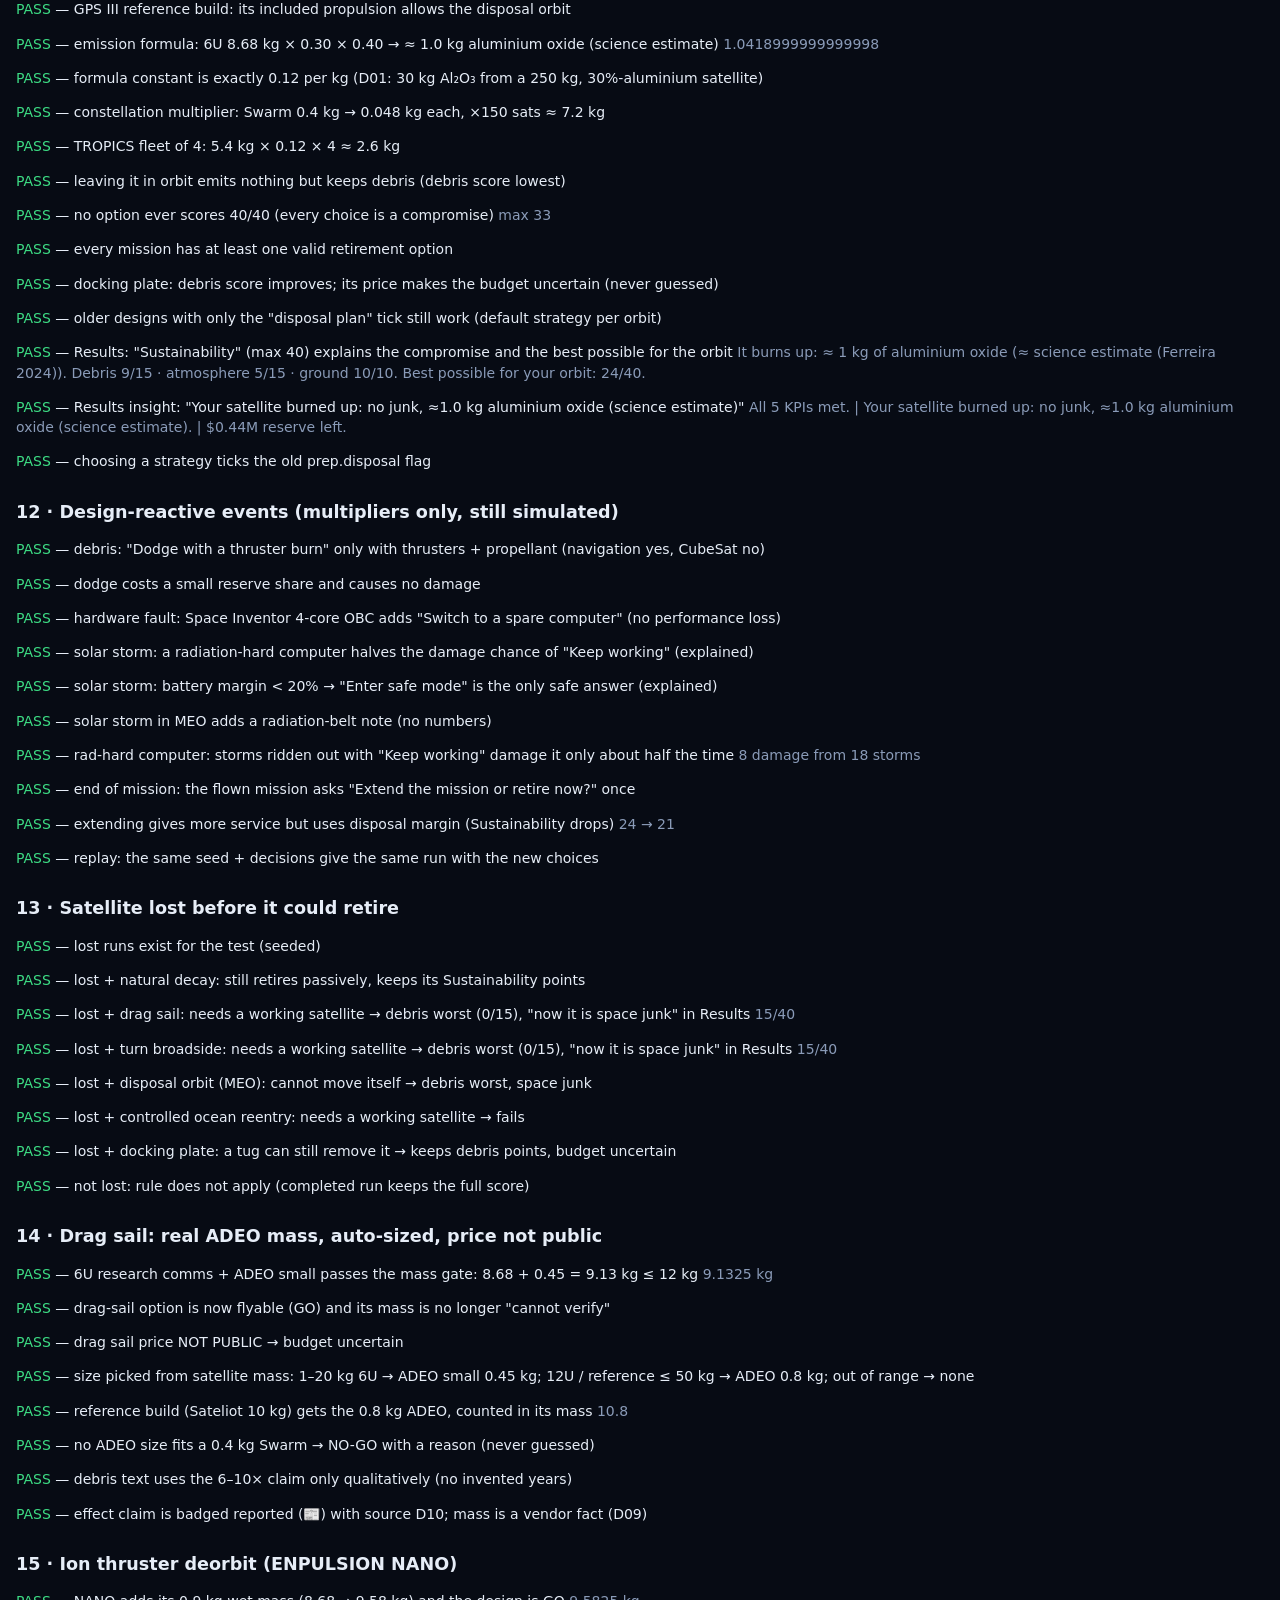
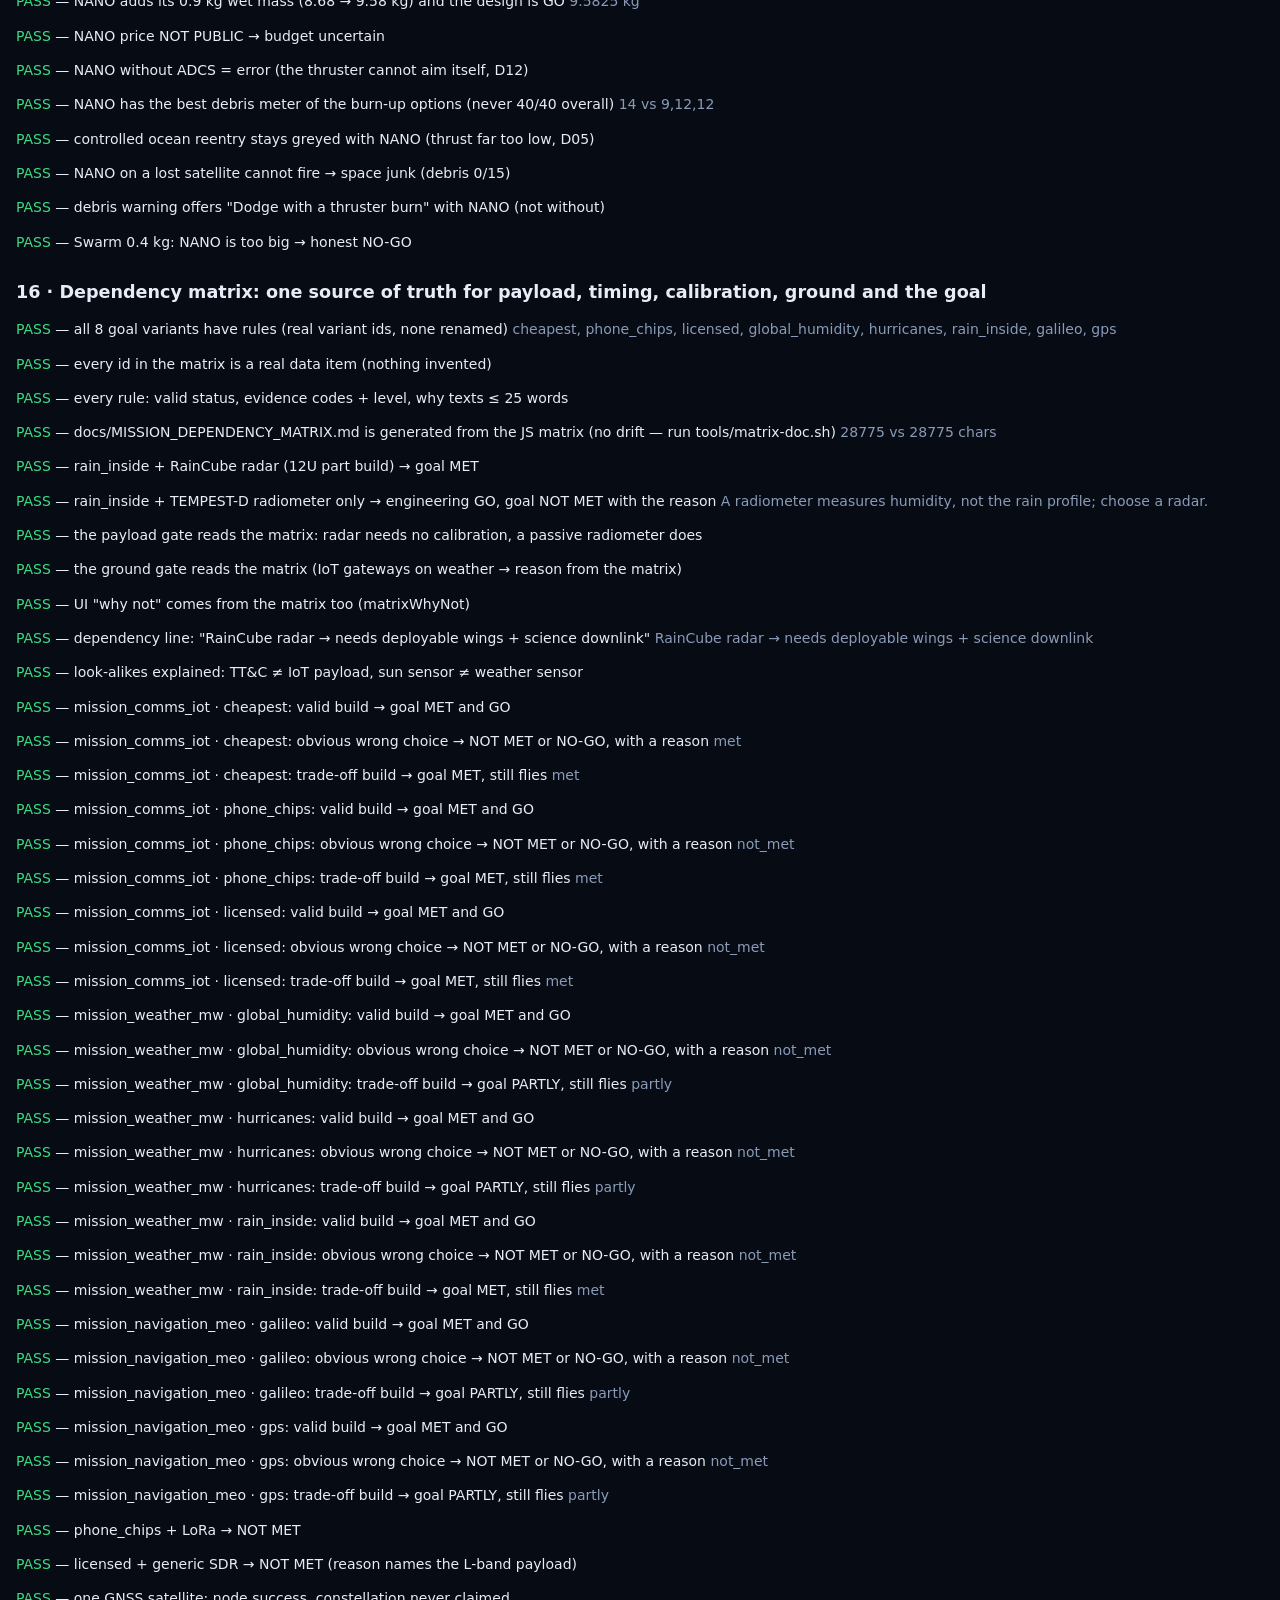
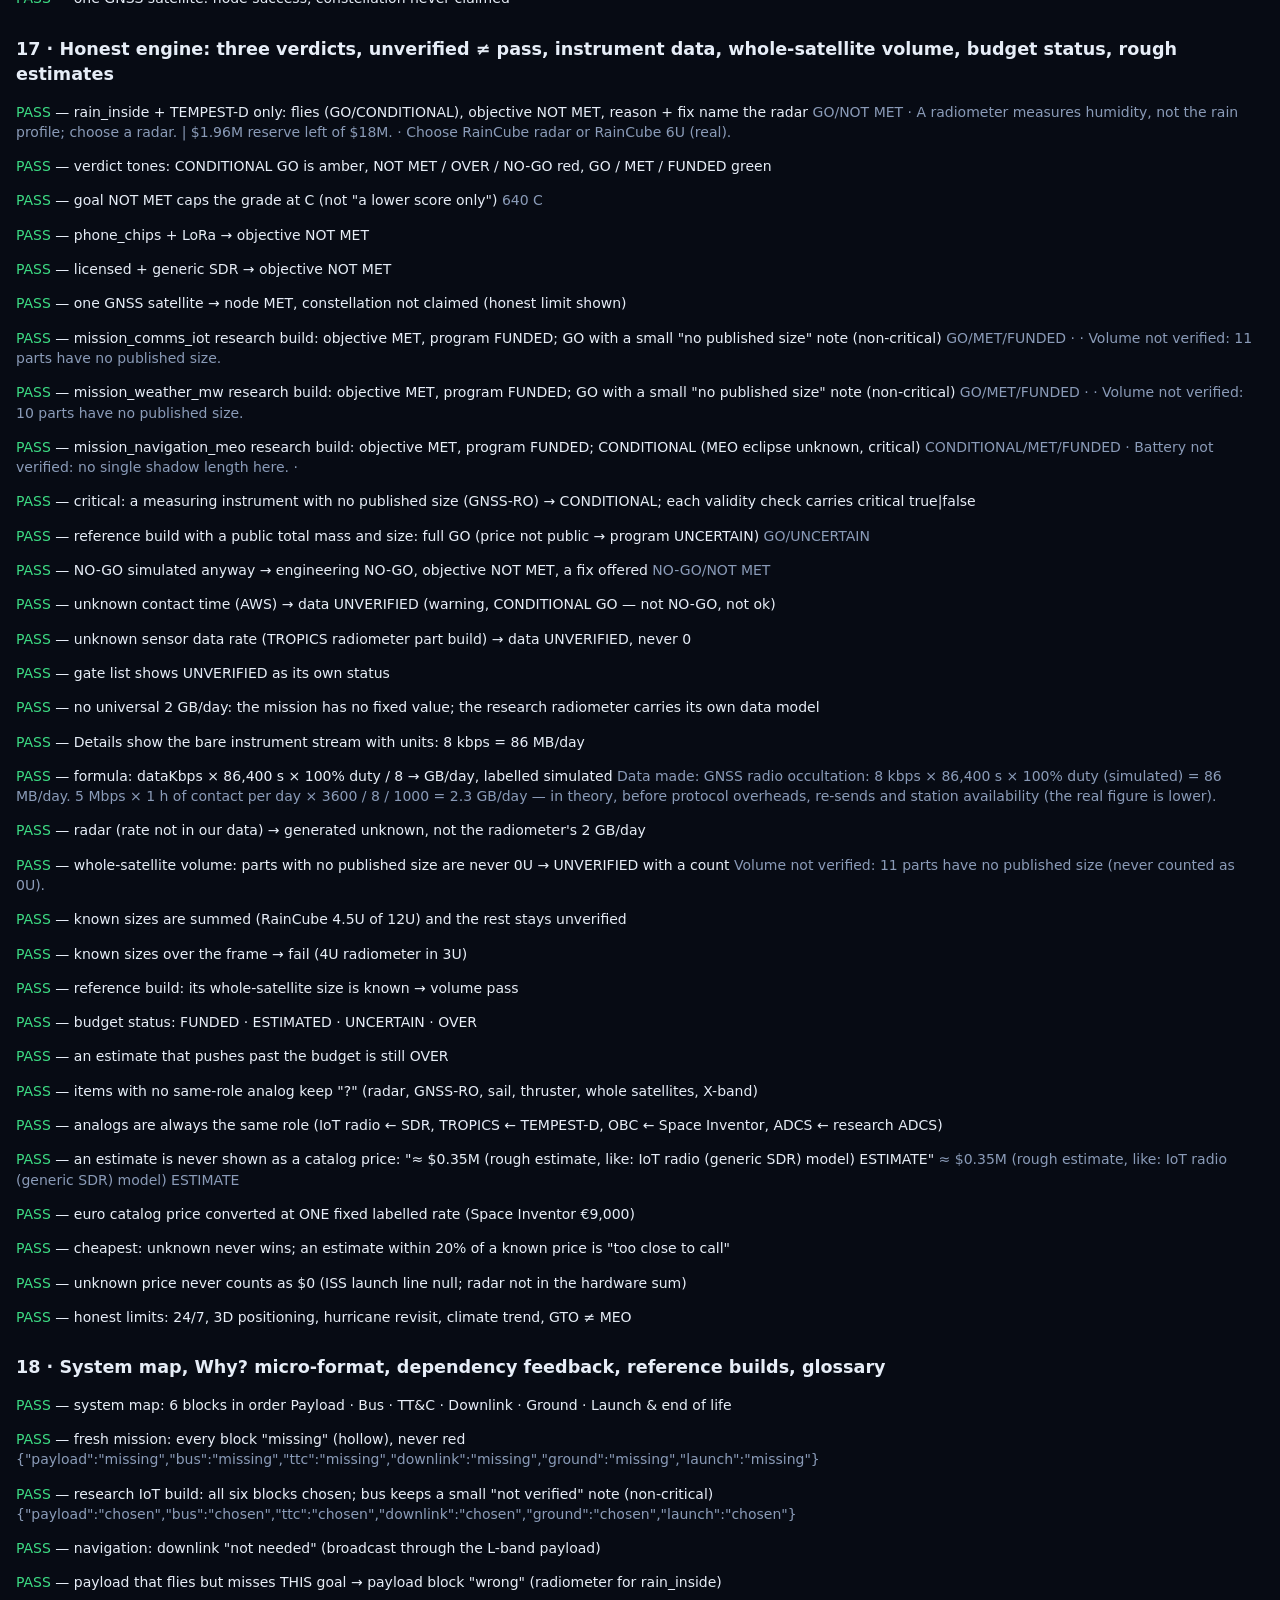
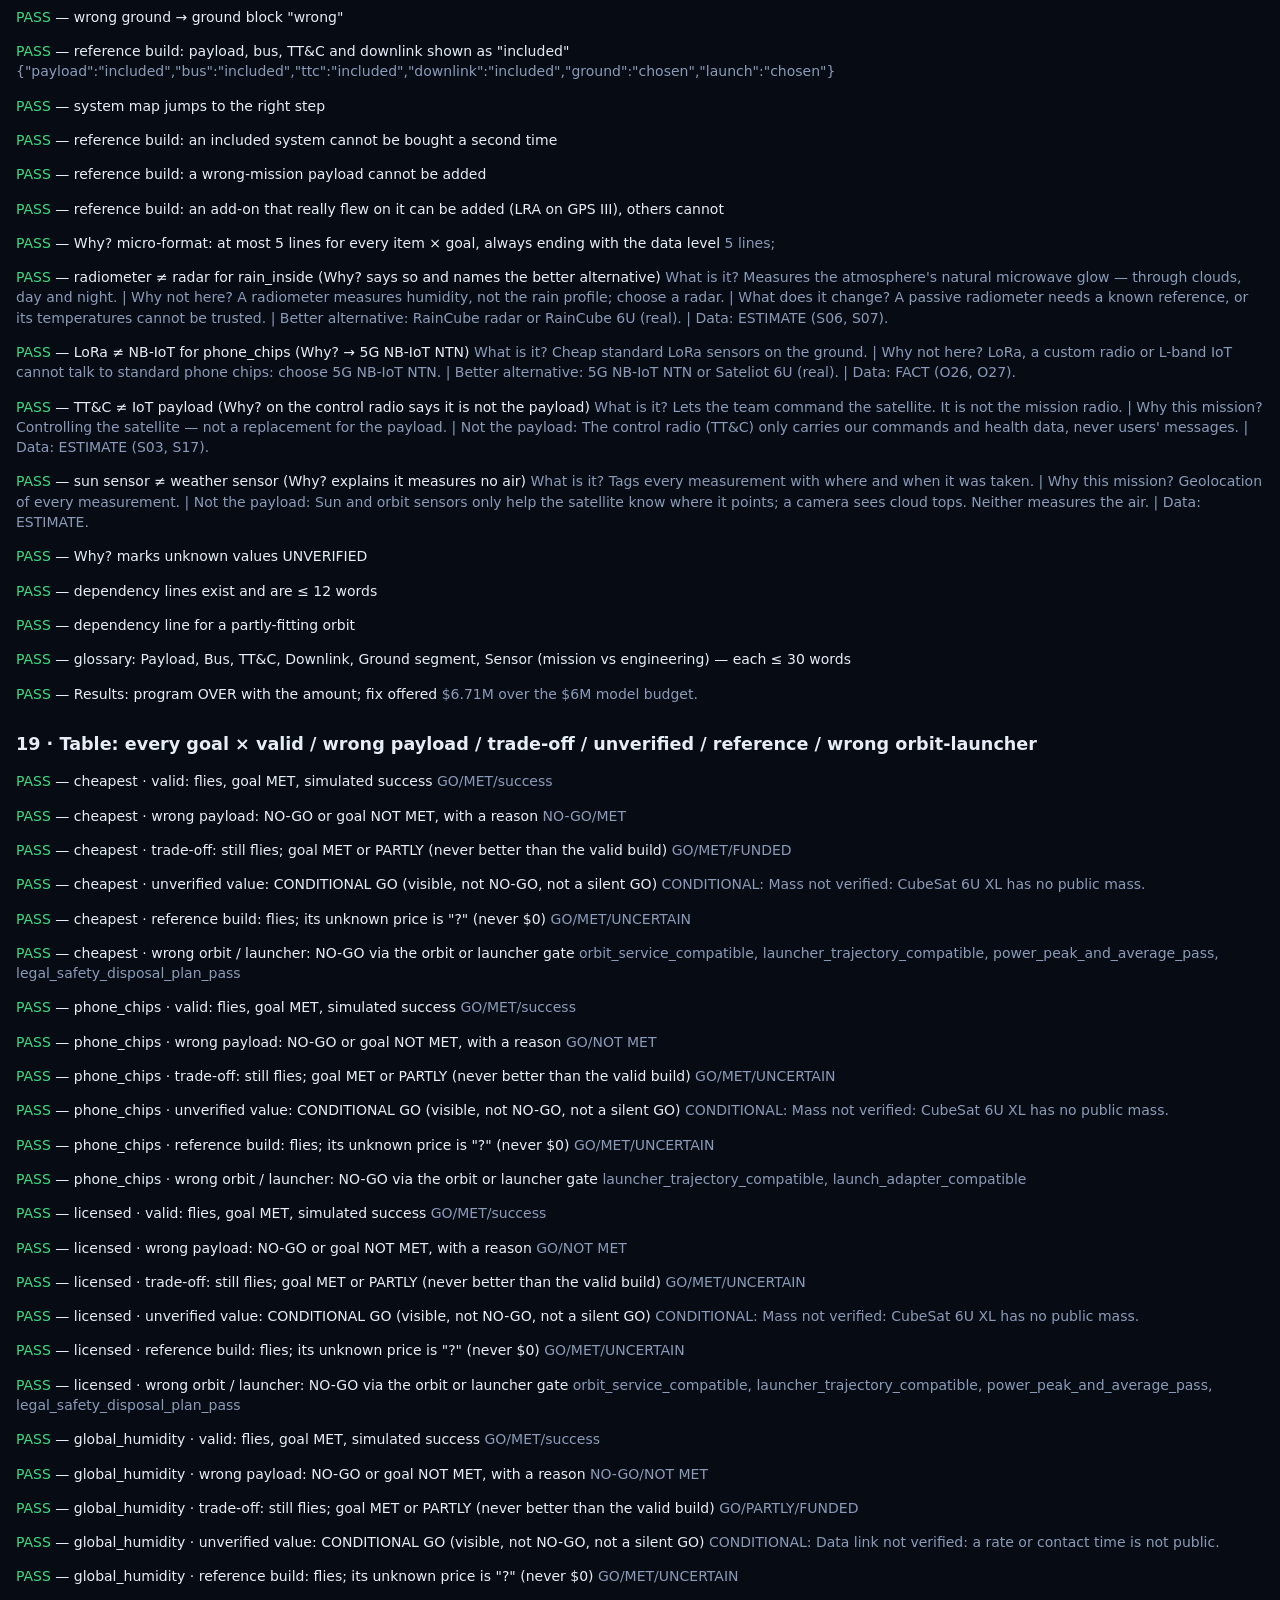
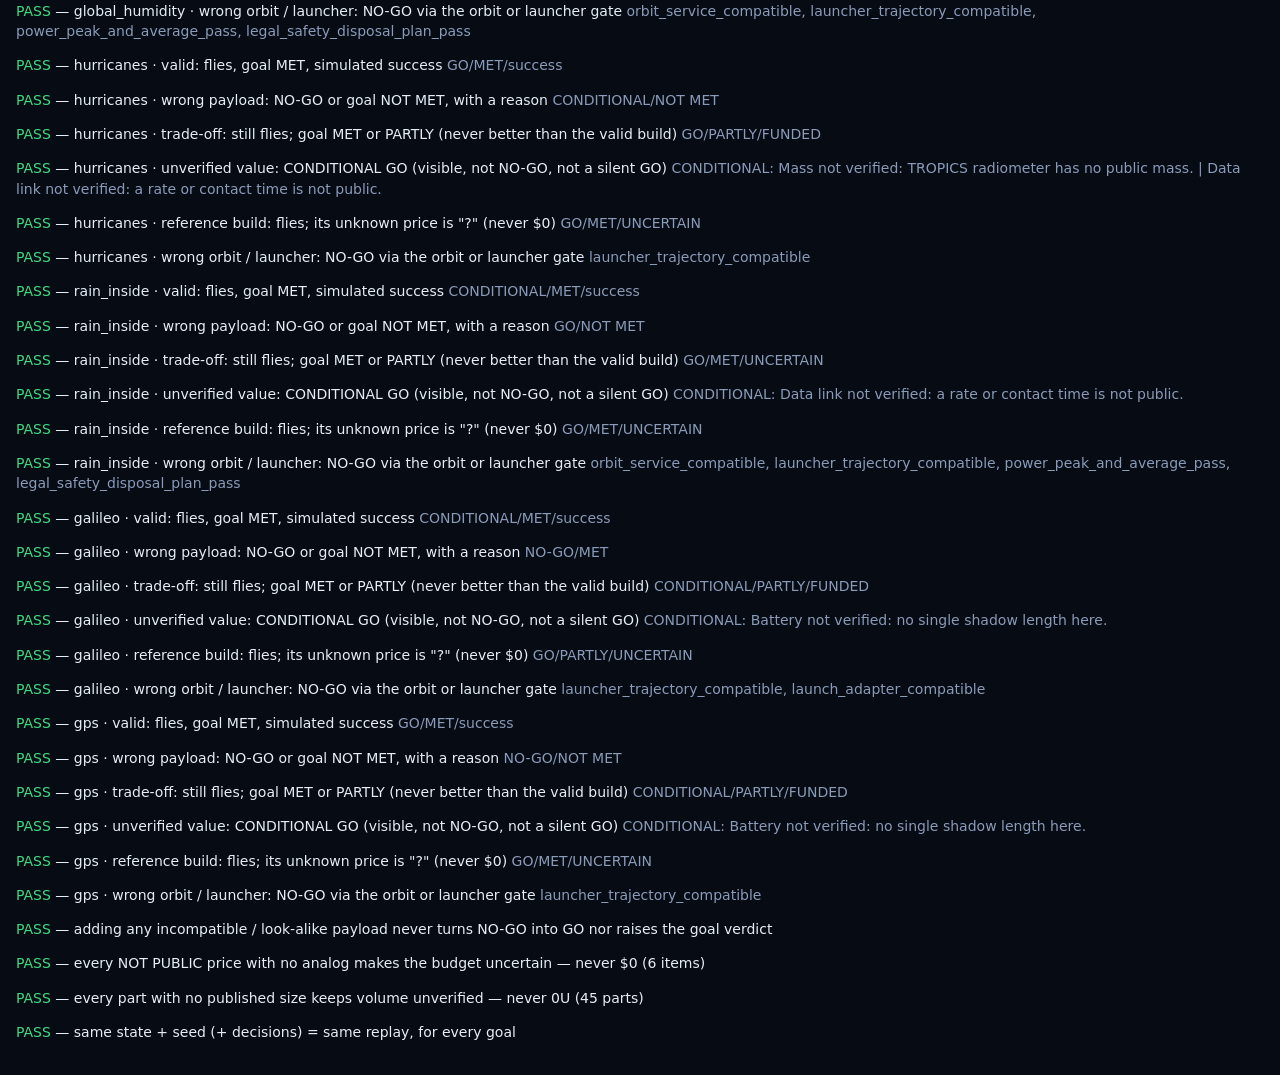
<file: js/engine/resources.test.html>
<!doctype html>
<html lang="en">
<head>
  <meta charset="utf-8">
  <meta name="viewport" content="width=device-width, initial-scale=1">
  <title>Mission Control Self-Test</title>
  <style>
    :root { color-scheme: dark; --bg: #070b14; --text: #e6edf7; --muted: #8a9bb8; --ok: #3ddc84; --bad: #ff5c5c; --border: #22314f; }
    body { margin: 0; padding: 20px 16px; background: var(--bg); color: var(--text); font: 14px/1.45 system-ui, -apple-system, sans-serif; }
    h1 { margin: 0 0 4px; } h2 { margin: 28px 0 8px; font-size: 1.1rem; }
    .summary { font-size: 1.2rem; font-weight: 700; margin: 10px 0 20px; }
    .pass { color: var(--ok); } .fail { color: var(--bad); }
    table { border-collapse: collapse; width: 100%; max-width: 1100px; margin-bottom: 8px; }
    th, td { text-align: left; padding: 4px 8px; border-bottom: 1px solid var(--border); vertical-align: top; }
    th { color: var(--muted); font-weight: 500; }
    td.num { font-family: ui-monospace, Menlo, monospace; white-space: nowrap; }
    ul { margin: 4px 0; padding-left: 20px; } li { margin: 2px 0; }
    .muted { color: var(--muted); }
    .wrap { overflow-x: auto; }
  </style>
  <!-- modulepreload:start (all JS modules — parallel fetch; keep in sync when adding modules) -->
  <link rel="modulepreload" href="../../js/data/bundles.js">
  <link rel="modulepreload" href="../../js/data/components.js">
  <link rel="modulepreload" href="../../js/data/disposal.js">
  <link rel="modulepreload" href="../../js/data/events.js">
  <link rel="modulepreload" href="../../js/data/glossary.js">
  <link rel="modulepreload" href="../../js/data/groundStations.js">
  <link rel="modulepreload" href="../../js/data/instruments.js">
  <link rel="modulepreload" href="../../js/data/launchers.js">
  <link rel="modulepreload" href="../../js/data/missionDependencies.js">
  <link rel="modulepreload" href="../../js/data/orbits.js">
  <link rel="modulepreload" href="../../js/data/realMissions.js">
  <link rel="modulepreload" href="../../js/data/roles.js">
  <link rel="modulepreload" href="../../js/data/scenarios.js">
  <link rel="modulepreload" href="../../js/data/sources.js">
  <link rel="modulepreload" href="../../js/engine/achievements.js">
  <link rel="modulepreload" href="../../js/engine/advisor.js">
  <link rel="modulepreload" href="../../js/engine/attempt.js">
  <link rel="modulepreload" href="../../js/engine/dependencies.js">
  <link rel="modulepreload" href="../../js/engine/explain.js">
  <link rel="modulepreload" href="../../js/engine/goals.js">
  <link rel="modulepreload" href="../../js/engine/matching.js">
  <link rel="modulepreload" href="../../js/engine/objectives.js">
  <link rel="modulepreload" href="../../js/engine/outcome.js">
  <link rel="modulepreload" href="../../js/engine/resources.js">
  <link rel="modulepreload" href="../../js/engine/roleGoals.js">
  <link rel="modulepreload" href="../../js/engine/scoring.js">
  <link rel="modulepreload" href="../../js/engine/simulation.js">
  <link rel="modulepreload" href="../../js/engine/systemMap.js">
  <link rel="modulepreload" href="../../js/engine/validation.js">
  <link rel="modulepreload" href="../../js/engine/verdicts.js">
  <link rel="modulepreload" href="../../js/main.js">
  <link rel="modulepreload" href="../../js/state/actions.js">
  <link rel="modulepreload" href="../../js/state/initialState.js">
  <link rel="modulepreload" href="../../js/state/reducer.js">
  <link rel="modulepreload" href="../../js/state/store.js">
  <link rel="modulepreload" href="../../js/ui/animations/balanceScale.js">
  <link rel="modulepreload" href="../../js/ui/animations/burnUp.js">
  <link rel="modulepreload" href="../../js/ui/animations/cardFlip.js">
  <link rel="modulepreload" href="../../js/ui/animations/constellation.js">
  <link rel="modulepreload" href="../../js/ui/animations/core.js">
  <link rel="modulepreload" href="../../js/ui/animations/countdown.js">
  <link rel="modulepreload" href="../../js/ui/animations/debris.js">
  <link rel="modulepreload" href="../../js/ui/animations/discovery.js">
  <link rel="modulepreload" href="../../js/ui/animations/endOfLife.js">
  <link rel="modulepreload" href="../../js/ui/animations/goConsole.js">
  <link rel="modulepreload" href="../../js/ui/animations/groundTrack.js">
  <link rel="modulepreload" href="../../js/ui/animations/hardwareFailure.js">
  <link rel="modulepreload" href="../../js/ui/animations/index.js">
  <link rel="modulepreload" href="../../js/ui/animations/instrumentView.js">
  <link rel="modulepreload" href="../../js/ui/animations/launchSuccess.js">
  <link rel="modulepreload" href="../../js/ui/animations/missionLost.js">
  <link rel="modulepreload" href="../../js/ui/animations/missionPartial.js">
  <link rel="modulepreload" href="../../js/ui/animations/missionSuccess.js">
  <link rel="modulepreload" href="../../js/ui/animations/montage.js">
  <link rel="modulepreload" href="../../js/ui/animations/oceanReentry.js">
  <link rel="modulepreload" href="../../js/ui/animations/orbitView.js">
  <link rel="modulepreload" href="../../js/ui/animations/patch.js">
  <link rel="modulepreload" href="../../js/ui/animations/solarFlare.js">
  <link rel="modulepreload" href="../../js/ui/animations/tooHeavy.js">
  <link rel="modulepreload" href="../../js/ui/animations/tugRemoval.js">
  <link rel="modulepreload" href="../../js/ui/card.js">
  <link rel="modulepreload" href="../../js/ui/dom.js">
  <link rel="modulepreload" href="../../js/ui/gallery.js">
  <link rel="modulepreload" href="../../js/ui/goalStrip.js">
  <link rel="modulepreload" href="../../js/ui/icons.js">
  <link rel="modulepreload" href="../../js/ui/router.js">
  <link rel="modulepreload" href="../../js/ui/satellite.js">
  <link rel="modulepreload" href="../../js/ui/screens/brains.js">
  <link rel="modulepreload" href="../../js/ui/screens/common.js">
  <link rel="modulepreload" href="../../js/ui/screens/comms.js">
  <link rel="modulepreload" href="../../js/ui/screens/finalCheck.js">
  <link rel="modulepreload" href="../../js/ui/screens/launchPrep.js">
  <link rel="modulepreload" href="../../js/ui/screens/operations.js">
  <link rel="modulepreload" href="../../js/ui/screens/orbit.js">
  <link rel="modulepreload" href="../../js/ui/screens/pickMission.js">
  <link rel="modulepreload" href="../../js/ui/screens/power.js">
  <link rel="modulepreload" href="../../js/ui/screens/results.js">
  <link rel="modulepreload" href="../../js/ui/screens/rocket.js">
  <link rel="modulepreload" href="../../js/ui/screens/science.js">
  <link rel="modulepreload" href="../../js/ui/screens/size.js">
  <link rel="modulepreload" href="../../js/ui/screens/start.js">
  <link rel="modulepreload" href="../../js/ui/sidebar.js">
  <link rel="modulepreload" href="../../js/ui/sound.js">
  <link rel="modulepreload" href="../../js/ui/steps.js">
  <link rel="modulepreload" href="../../js/ui/storage.js">
  <link rel="modulepreload" href="../../js/ui/tooltip.js">
  <link rel="modulepreload" href="../../js/ui/view.js">
  <link rel="modulepreload" href="../../js/utils/format.js">
  <link rel="modulepreload" href="../../js/utils/random.js">
  <link rel="modulepreload" href="../../js/utils/share.js">
  <!-- modulepreload:end -->
</head>
<body>
  <h1>Mission Control — self-test</h1>
  <p class="muted">Serve the project root with <code>python3 -m http.server</code> and open <code>/js/engine/resources.test.html</code>. Expected values come from docs/NASA_Hackathon_Mission_Control_Deep_Research_UA.md (BOMs §3.2/§4.3/§5.3, power §3.3/§5.4, budgets §3.5/§4.6/§5.5, QA cases §10).</p>
  <div id="summary" class="summary">Running…</div>
  <div id="out"></div>

  <script type="module">
    import { computeResources, getSelection, payloadNeeds } from './resources.js';
    import { validateDesign, hasBlockingErrors, canLaunch, gateStatus, GATES, engineeringVerdict } from './validation.js';
    import { runSimulation, eventChoices, eventContext, eventDescription } from './simulation.js';
    import { scoreMission, marginQuality, weightsFor, gradeFor, DISPOSAL_BONUS, LOST_JUNK, LOST_TUG, retirementAfterLoss } from './scoring.js';
    import { evaluateObjectives, satelliteSuccess, constellationStatus, checkClaim, variantFit } from './objectives.js';
    import { describeOutcome } from './outcome.js';
    import { evaluateRoleGoals, voteStatus } from './roleGoals.js';
    import { attemptRecord } from './attempt.js';
    import { encodeDesign, decodeDesign } from '../utils/share.js';
    import { earnedBadges, BADGES } from './achievements.js';
    import { advise } from './advisor.js';
    import { goalChecklist } from './goals.js';
    import { trackPoints } from '../ui/animations/groundTrack.js';
    import { scaleAngle } from '../ui/animations/balanceScale.js';
    import { endOfLifeKind } from '../ui/animations/endOfLife.js';
    import { createInitialState, emptyDesign } from '../state/initialState.js';
    import { reducer } from '../state/reducer.js';
    import * as A from '../state/actions.js';
    import { COMPONENTS, getComponent, costFor } from '../data/components.js';
    import { INSTRUMENTS } from '../data/instruments.js';
    import { ORBITS } from '../data/orbits.js';
    import { LAUNCHERS, DEPLOYERS, getLauncher } from '../data/launchers.js';
    import { GROUND_STATIONS } from '../data/groundStations.js';
    import { SCENARIOS } from '../data/scenarios.js';
    import { REAL_MISSIONS } from '../data/realMissions.js';
    import { SOURCES, getSource } from '../data/sources.js';
    import { POWER_PACKS, KITS, bundleTotals } from '../data/bundles.js';
    import { EVENTS } from '../data/events.js';
    import { dragSailFor, SAIL_EFFECT } from '../data/disposal.js';
    import { MISSION_DEPENDENCIES, RULE_STATUS, EVIDENCE_LEVELS, rulesFor } from '../data/missionDependencies.js';
    import { evaluateDependencies, matrixWhyNot, dependencyLine, rulesForItem } from './dependencies.js';
    import { matrixMarkdown } from '../../tools/matrix-doc.mjs';
    import { missionVerdicts, verdictTone } from './verdicts.js';
    import { systemMap, SYSTEM_BLOCKS } from './systemMap.js';
    import { whyCard } from './explain.js';
    import { GLOSSARY } from '../data/glossary.js';
    import { priceOf, cheaperOf } from './resources.js';
    import { priceCell, dataMarks } from '../ui/card.js';
    import { h } from '../ui/dom.js';
    import { gbDay } from '../utils/format.js';
    import { getInstrument } from '../data/instruments.js';
    import { EUR_TO_USD } from '../data/components.js';
    import { HONEST_LIMITS } from '../data/missionDependencies.js';

    const out = document.getElementById('out');
    const tick = () => new Promise((r) => setTimeout(r, 0));
    let pass = 0, fail = 0;
    const el = (tag, html) => Object.assign(document.createElement(tag), { innerHTML: html });
    const esc = (t) => String(t).replace(/&/g, '&amp;').replace(/</g, '&lt;');
    const check = (label, ok, detail = '') => {
      ok ? pass++ : fail++;
      out.append(el('p', `<span class="${ok ? 'pass' : 'fail'}">${ok ? 'PASS' : 'FAIL'}</span> — ${esc(label)} <span class="muted">${esc(detail)}</span>`));
    };
    const section = (t) => out.append(el('h2', esc(t)));
    const near = (a, b, eps = 0.005) => a != null && Math.abs(a - b) <= eps;
    const errorsOf = (st) => validateDesign(st).filter((i) => i.severity === 'error');
    const gatesFailed = (st) => [...new Set(errorsOf(st).map((i) => i.gate))];

    // ── Correct builds (research §13) as plain designs
    const C = 'mission_comms_iot', N = 'mission_navigation_meo', W = 'mission_weather_mw';
    const PREP = { tests: true, licence: true, disposal: true };
    const BUILD = {
      [C]: {
        components: { structure: 'str_6u', power: 'eps_solar_6u', battery: 'battery_6u_60wh', comms: 'ttc_uhf', downlink: 'dl_sband', computer: 'obc_6u', adcs: 'adcs_6u', thermal: 'thermal_6u', sensors: 'gnss_receiver_bus', harness: 'harness_mech_6u', propulsion: 'none', propellant: 'none' },
        instrumentIds: ['payload_iot_sdr', 'ant_iot_deploy'], orbitId: 'leo_550', launcherId: 'lv_falcon9_rideshare', deployerId: 'dep_cubesat', groundId: 'gs_iot_gateways',
      },
      [W]: {
        components: { structure: 'str_6u_weather', power: 'eps_solar_6u', battery: 'battery_6u_80wh', comms: 'ttc_uhf', downlink: 'science_sband', computer: 'obc_weather', adcs: 'adcs_weather', thermal: 'thermal_weather', sensors: 'sun_orbit_sensors', harness: 'harness_misc_weather', propulsion: 'none', propellant: 'none' },
        instrumentIds: ['payload_mw_radiometer', 'radiometer_calibration'], orbitId: 'sso_550_650', launcherId: 'lv_falcon9_rideshare', deployerId: 'dep_cubesat', groundId: 'gs_weather_science',
      },
      [N]: {
        components: { structure: 'str_gnss_meo', power: 'pwr_gnss_solar', battery: 'bat_gnss_2500wh', comms: 'ttc_c_s_band', downlink: null, computer: 'obc_rad_hard', adcs: 'adcs_precision_meo', thermal: 'thermal_meo', sensors: 'none', harness: 'integration_harness_meo', propulsion: 'prop_meo_stationkeeping', propellant: 'propellant_meo' },
        instrumentIds: ['clock_phm_rubidium_4', 'nav_signal_rf', 'antenna_lband_nav'], orbitId: 'meo_gnss', launcherId: 'lv_f9_dedicated_meo', deployerId: 'dep_large_adapter', groundId: 'gs_gnss_monitoring',
      },
    };
    /** State for a mission build; `mod(design)` returns overrides. */
    function make(sid, mod = (d) => d, prep = PREP) {
      const base = BUILD[sid];
      const d = { ...emptyDesign(), ...base, components: { ...emptyDesign().components, ...base.components }, prep: { ...prep } };
      return { ...createInitialState(), scenarioId: sid, design: mod({ ...d, components: { ...d.components } }) };
    }
    const withParts = (patch) => (d) => ({ ...d, components: { ...d.components, ...patch } });
    // Answer events with the gentlest option (no damage, best service) so the run measures the design.
    const best = (ev) => { let bi = 0, bs = -1; ev.choices.forEach((c, i) => { const sc = (c.effects.damage ? -1 : 0) + (c.effects.performance ?? 1) - (c.effects.reserveShare ?? 0) * 0.01; if (sc > bs) { bs = sc; bi = i; } }); return bi; };
    const sim = (st, seed = 3, opts = {}) => runSimulation(st, seed, [], { autoChoice: best, ...opts });

    // ═══ 1. Data honesty ═══════════════════════════════════════════════════════
    section('1 · Real data only: dataKind + sources on every data item');
    {
      const sCodes = SOURCES.filter((s) => s.code.startsWith('S')); const oCodes = SOURCES.filter((s) => s.code.startsWith('O'));
      const dCodes = SOURCES.filter((s) => s.code.startsWith('D'));
      check('sources.js lists S01–S34 + O01–O56 + D01–D12 (unique codes, URLs)', sCodes.length === 34 && oCodes.length === 56 && dCodes.length === 12 && new Set(SOURCES.map((s) => s.code)).size === 102
        && sCodes.every((s, i) => s.code === `S${String(i + 1).padStart(2, '0')}`) && oCodes.every((s, i) => s.code === `O${String(i + 1).padStart(2, '0')}`) && SOURCES.every((s) => /^https:\/\//.test(s.url)));
      const items = [...COMPONENTS, ...INSTRUMENTS, ...ORBITS, ...LAUNCHERS, ...DEPLOYERS, ...GROUND_STATIONS, ...SCENARIOS, ...REAL_MISSIONS];
      const bad = items.filter((it) => !['fact', 'catalog', 'model', 'reported'].includes(it.dataKind) || !Array.isArray(it.sources) || it.sources.some((c) => !getSource(c)));
      check(`every data item has dataKind + valid source codes (${items.length} items)`, bad.length === 0, bad.map((b) => b.id).join(', '));
      const ex = items.filter((it) => it.realExample);
      check('real product examples are badged and sourced (kept out of the model price)', ex.length >= 4 && ex.every((it) => it.realExample.sources.length && ['fact', 'catalog'].includes(it.realExample.dataKind)), `${ex.length} examples`);
      check('no launcher carries a reliability number (§8.6)', LAUNCHERS.every((l) => !('reliability' in l)));
      check('RFQ launchers have no price (Falcon Heavy, Ariane 62, ISS deploy); Electron is 📰 reported ~$7.5M', LAUNCHERS.filter((l) => l.costType === 'rfq').map((l) => l.id).join() === 'lv_falcon_heavy,lv_ariane62,lv_iss_deploy'
        && LAUNCHERS.filter((l) => l.costType === 'rfq').every((l) => l.priceM == null) && getLauncher('lv_electron_kickstage').costType === 'reported' && getLauncher('lv_electron_kickstage').priceM === 7.5 && getLauncher('lv_electron_kickstage').dataKind === 'reported');
      check('F9 MEO package = $90M model with the $74M published GTO anchor shown', getLauncher('lv_f9_dedicated_meo').priceM === 90 && getLauncher('lv_f9_dedicated_meo').costType === 'modeled' && getLauncher('lv_f9_dedicated_meo').publishedAnchor.priceM === 74);
      check('rideshare: $350k per 50 kg + $7k/kg (published, S11)', near(getLauncher('lv_falcon9_rideshare').priceFn(8.68), 0.35) && near(getLauncher('lv_falcon9_rideshare').priceFn(60), 0.42));
      const old = ['str_compact', 'str_honeycomb', 'str_composite', 'pwr_rtg', 'com_xband', 'com_hga', 'ins_camera', 'ins_relay', 'ins_ir_telescope', 'lv_sparrow', 'lv_kestrel', 'lv_leviathan', 'lv_rideshare', 'gs_dsn', 'l2', 'mars', 'lunar', 'heo', 'wildfire', 'cubesat_classroom', 'deep_sky', 'mars_orbiter', 'sandbox', 'lunar_relay'];
      const ids = new Set(items.map((i) => i.id));
      check('no deleted fictional ids remain in the data', old.every((id) => !ids.has(id)), old.filter((id) => ids.has(id)).join(', '));
      check('exactly three missions: comms ★, weather ★★, navigation ★★★', SCENARIOS.map((s) => `${s.id}:${s.stars}`).join() === `${C}:1,${W}:2,${N}:3`);
      check('events are game rates only (no probability field shown as statistics)', EVENTS.every((e) => typeof e.perYear === 'number' && !('probability' in e)));
    }

    // ═══ 2. BOM sums, budgets, bundles ═════════════════════════════════════════
    section('2 · Research BOM sums, cost tables, bundles');
    for (const [sid, kgParts, kgChecked, hw, budget, reserve] of [[C, 7.55, 8.68, 1.36, 6.00, 0.59], [W, 8.60, 9.89, 5.54, 18.00, 2.61], [N, 700, 700, 112, 280, 20]]) {
      const st = make(sid);
      const r = computeResources(st);
      check(`${sid}: parts ${kgParts} kg → checked ${kgChecked} kg`, near(r.mass.parts, kgParts) && near(r.mass.used, kgChecked, 0.006), `${r.mass.parts} → ${r.mass.used}`);
      check(`${sid}: hardware $${hw}M`, near(r.budget.hardware, hw), `$${r.budget.hardware}M`);
      check(`${sid}: all budget lines + planned reserve = $${budget}M`, near(r.budget.used + reserve, budget) && near(r.budget.reserveLeft, reserve) && r.budget.status === 'ok', `used ${r.budget.used} + reserve ${r.budget.reserveLeft}`);
    }
    {
      const n = computeResources(make(N));
      check('navigation: 700 kg already includes 110 kg propellant — no extra 15%', n.mass.reserve === 0 && n.mass.propellant === 110 && n.mass.used === 700);
      check('6U: 15% design reserve is applied (§8.1)', near(computeResources(make(C)).mass.reserve, 1.1325) && near(computeResources(make(W)).mass.reserve, 1.29));
      for (const p of POWER_PACKS) {
        const manual = Object.values(p.parts).map(getComponent).filter(Boolean);
        const tot = bundleTotals(p.parts, C);
        check(`power pack ${p.id}: mass/cost = sum of parts`, near(tot.mass, manual.reduce((a, c) => a + c.mass, 0)) && near(tot.cost, manual.reduce((a, c) => a + costFor(c, C), 0)), `${tot.mass} kg, $${tot.cost}M`);
      }
      for (const [sid, kit] of Object.entries(KITS[0].byMission)) {
        const parts = Object.values(kit).map(getComponent).filter(Boolean);
        const tot = bundleTotals(kit, sid);
        check(`standard kit (${sid}): mass/cost = sum of its research parts`, near(tot.mass, parts.reduce((a, c) => a + c.mass, 0)) && near(tot.cost, parts.reduce((a, c) => a + costFor(c, sid), 0)), `${tot.mass.toFixed(2)} kg, $${tot.cost.toFixed(2)}M`);
      }
      check('UHF TT&C costs $0.05M in the comms build and $0.06M in the weather build', costFor(getComponent('ttc_uhf'), C) === 0.05 && costFor(getComponent('ttc_uhf'), W) === 0.06);
    }

    // ═══ 3. Power, battery, data (§8.2, §8.4) ══════════════════════════════════
    section('3 · Power, battery and data formulas');
    {
      const c = computeResources(make(C));
      check('comms: 38.4 W × 0.60 × 0.80 = 18.43 W available vs 15 W load', near(c.power.available, 18.432) && c.power.used === 15 && near(c.power.margin, 1 - 15 / 18.432), `${c.power.available} W, margin ${(c.power.margin * 100).toFixed(1)}%`);
      check('comms: battery 60 Wh × 0.6 = 36 Wh usable vs 15 W × 35/60 h = 8.75 Wh', near(c.battery.available, 36) && near(c.battery.used, 8.75));
      const w = computeResources(make(W));
      check('weather: 38.4 W × 0.67 × 0.80 = 20.6 W available vs 17 W load', near(w.power.available, 20.6, 0.03) && w.power.used === 17, `${w.power.available} W`);
      check('weather: 80 Wh × 0.6 = 48 Wh usable vs 17 W × 35/60 h = 9.92 Wh', near(w.battery.available, 48) && near(w.battery.used, 9.92, 0.005), `${w.battery.used} Wh`);
      check('weather data: 5 Mbps × 1 h × 3600 / 8 / 1000 = 2.25 GB/day (theoretical) vs 2 GB/day made', near(w.data.available, 2.25) && w.data.used === 2 && w.data.lostFraction === 0);
      check('IoT is judged as a packet chain, not GB/day', c.data.kind === 'packets' && c.data.chainOk && c.data.used == null);
      const n = computeResources(make(N));
      check('navigation is not judged by GB/day; 1.1 kW avg & 1.5 kW peak vs 1.6 kW array', n.data.kind === 'nav' && n.data.chainOk && n.power.used === 1100 && n.power.peak === 1500 && n.power.peakOk && n.power.available === 1600);
      check('MEO has no single eclipse value: battery UNVERIFIED (never a silent ok, never an invented number)', n.battery.needWh == null && n.battery.validity === 'unverified' && n.battery.status !== 'ok');
      check('lifetime: no "thrusters add years" bonus — plan comes from the mission', computeResources(make(N)).lifetime.plannedMonths === 12 && computeResources(make(C)).lifetime.plannedMonths === 12 && computeResources(make(W)).lifetime.plannedMonths === 24);
    }

    // ═══ 4. QA cases §10 ═══════════════════════════════════════════════════════
    await tick();
    section('4 · Research §10 QA cases (hard gates before score)');
    const passCase = (id, st) => {
      const errs = errorsOf(st);
      const go = canLaunch(validateDesign(st));
      const s = sim(st);
      const objs = evaluateObjectives(st, s);
      check(`${id}: PASS (GO, all KPIs met)`, go && errs.length === 0 && satelliteSuccess(objs) && s.outcome === 'success', `${s.outcome}; ${errs.map((e) => e.message).join(' | ')}`);
      return s;
    };
    const failCase = (id, st, gates, msgRe = null) => {
      const errs = errorsOf(st);
      const got = gatesFailed(st);
      const ok = !canLaunch(validateDesign(st)) && gates.every((g) => got.includes(g)) && (!msgRe || msgRe.test(errs.map((e) => e.message).join(' ')));
      check(`${id}: FAIL via ${gates.join(' + ')}`, ok, errs.map((e) => e.message).join(' | ') || validateDesign(st).filter((i) => i.severity === 'todo').map((i) => i.message).join(' | '));
      check(`${id}: every failed gate says (a) requirement, (b) fixing card, (c) alternative-or-none`, errs.length > 0 && errs.every((e) => e.why && e.fix && 'alternative' in e));
    };
    {
      passCase('C-01 full IoT build, LEO 550, 6U, F9 rideshare', make(C));
      // C-02: control radio only — no IoT payload at all, then with only the antenna
      const c2 = make(C, (d) => ({ ...d, instrumentIds: [] }));
      check('C-02: only UHF TT&C, no IoT payload → NO-GO (payload gate open)', !canLaunch(validateDesign(c2)) && gateStatus(validateDesign(c2)).find((g) => g.id === 'mandatory_payload_complete').status !== 'pass');
      failCase('C-02b TT&C + antennas but no IoT transceiver', make(C, (d) => ({ ...d, instrumentIds: ['ant_iot_deploy'] })), ['mandatory_payload_complete'], /does not receive users' messages/);
      failCase('C-03 IoT 6U + GEO, same 38.4 W, rideshare to SSO', make(C, (d) => ({ ...d, orbitId: 'geo' })), ['orbit_service_compatible', 'launcher_trajectory_compatible', 'power_peak_and_average_pass']);
      const c4 = make(C, (d) => ({ ...d, instrumentIds: [...d.instrumentIds, 'payload_mw_radiometer', 'radiometer_calibration'] }));
      failCase(`C-04 IoT 6U over 12 kg through extra components (${computeResources(c4).mass.used.toFixed(2)} kg)`, c4, ['spacecraft_size_mass_volume_compatible'], /Too heavy for the CubeSat 6U dispenser/);
      const n1 = passCase('N-01 GNSS 700 kg + clocks/signal/ground + contracted MEO injection', make(N));
      check('N-01: PASS as a single spacecraft (satellite_success)', satelliteSuccess(evaluateObjectives(make(N), n1)));
      check('N-02: the same satellite claiming global 3D coordinates → FAIL constellation (needs ≥4 visible)', !constellationStatus(1).met && !checkClaim(make(N), 'global_3d_fix').met && constellationStatus(4).met && constellationStatus(1).needed === 4);
      failCase('N-03 clocks removed, L-band transmitter kept', make(N, (d) => ({ ...d, instrumentIds: ['nav_signal_rf', 'antenna_lband_nav'] })), ['mandatory_payload_complete'], /precise on-board time/);
      check('N-03: alternative architecture named (Celeste: precise time without atomic clocks)', errorsOf(make(N, (d) => ({ ...d, instrumentIds: ['nav_signal_rf', 'antenna_lband_nav'] }))).some((e) => /Celeste/.test(e.alternative ?? '')));
      failCase('N-04 GNSS 700 kg + Electron', make(N, (d) => ({ ...d, launcherId: 'lv_electron_kickstage', deployerId: 'dep_cubesat' })), ['launcher_trajectory_compatible'], /even to low orbit \(~300 kg/);
      failCase('N-05 GNSS + Falcon 9 standard GTO, no transfer stage', make(N, (d) => ({ ...d, launcherId: 'lv_f9_gto_standard' })), ['launcher_trajectory_compatible'], /GTO/);
      passCase('W-01 full weather build, radiometer + calibration, SSO, F9 rideshare', make(W));
      failCase('W-02 RGB camera instead of the radiometer', make(W, (d) => ({ ...d, instrumentIds: ['dist_rgb_camera', 'radiometer_calibration'] })), ['mandatory_payload_complete'], /cloud tops/);
      failCase('W-03 4U radiometer in a 3U body', make(W, withParts({ structure: 'str_cube_3u' })), ['spacecraft_size_mass_volume_compatible'], /needs 4U but the CubeSat 3U has only 3U/);
      failCase('W-04 radiometer without calibration', make(W, (d) => ({ ...d, instrumentIds: ['payload_mw_radiometer'] })), ['mandatory_payload_complete'], /calibration/);
      check('W-05 SSO 6U but "every tropical cyclone every hour" → FAIL revisit (constellation needed)', !checkClaim(make(W), 'hourly_cyclone_revisit').met && /TROPICS/.test(checkClaim(make(W), 'hourly_cyclone_revisit').why));
      for (const sid of [C, N, W]) {
        failCase(`ALL-01 ${sid} without TT&C`, make(sid, withParts({ comms: 'none' })), ['bus_support_complete']);
        failCase(`ALL-01 ${sid} without battery`, make(sid, withParts({ battery: 'none' })), ['battery_eclipse_pass']);
        const noPaper = make(sid, (d) => d, { tests: true, licence: false, disposal: false });
        const g = gateStatus(validateDesign(noPaper)).find((x) => x.id === 'legal_safety_disposal_plan_pass');
        check(`ALL-02 ${sid} without licence + disposal plan → NO-GO before launch`, !canLaunch(validateDesign(noPaper)) && g.status === 'todo' && /NO-GO/.test(g.issues[0].message));
      }
      check('all 11 hard gates of §8.5 are defined', GATES.length === 11);
      check('the correct builds pass all 11 gates (unknown size / eclipse shown as UNVERIFIED, never fail)', [C, N, W].every((sid) => gateStatus(validateDesign(make(sid))).every((g) => g.status === 'pass' || g.status === 'unverified')),
        [C, N, W].map((sid) => gateStatus(validateDesign(make(sid))).filter((g) => g.status !== 'pass').map((g) => `${sid}:${g.id}=${g.status}`).join(' ')).join(' | '));
    }

    // ═══ 5. Valid alternatives & distractors ═══════════════════════════════════
    section('5 · Valid alternatives are not punished; distractors fail honestly');
    {
      const sso = make(C, (d) => ({ ...d, orbitId: 'sso_550_650' }));
      check('comms in SSO (valid alternative, §7.2) → still GO', canLaunch(validateDesign(sso)), validateDesign(sso).filter((i) => i.severity !== 'todo').map((i) => i.message).join(' | '));
      const el = make(C, (d) => ({ ...d, orbitId: 'iss_400_516', launcherId: 'lv_iss_deploy' }));
      const elRes = computeResources(el);
      check('comms deployed from the ISS (RFQ): GO, launch price unknown and left out ("not comparable on cost")', canLaunch(validateDesign(el)) && elRes.budget.launchUnknown && elRes.budget.lines.find((l) => l.id === 'launch').value == null);
      const elScore = scoreMission(el, sim(el));
      const massPowerOnly = (marginQuality(1 - elRes.mass.used / elRes.mass.available) + marginQuality(elRes.power.margin)) / 2;
      check('RFQ price: the budget term is left out of efficiency (no penalty, no bonus)', near(elScore.parts.find((p) => p.id === 'efficiency').score, massPowerOnly, 1e-9), `${elScore.parts.find((p) => p.id === 'efficiency').score.toFixed(3)} = mass & power terms only`);
      const fh = make(N, (d) => ({ ...d, launcherId: 'lv_falcon_heavy' }));
      check('navigation on Falcon Heavy: physically valid (GO) but flagged as overkill', canLaunch(validateDesign(fh)) && validateDesign(fh).some((i) => /overkill/.test(i.message)));
      const big = make(C, (d) => ({ ...d, launcherId: 'lv_f9_dedicated_meo' }));
      check('comms on a $90M dedicated Falcon 9: valid physically, but the real consequence is the budget', canLaunch(validateDesign(big)) && computeResources(big).budget.status === 'over');
      check('6U frame for the Galileo node → NO-GO size gate', gatesFailed(make(N, withParts({ structure: 'str_6u' }))).includes('spacecraft_size_mass_volume_compatible'));
      check('Galileo-class bus for the IoT mission → NO-GO (overkill)', gatesFailed(make(C, withParts({ structure: 'str_gnss_meo' }))).includes('spacecraft_size_mass_volume_compatible'));
      check('wrong-mission ground segment → NO-GO ground gate', gatesFailed(make(W, (d) => ({ ...d, groundId: 'gs_iot_gateways' }))).includes('ground_network_compatible'));
      check('no thermal control → NO-GO bus gate', gatesFailed(make(N, withParts({ thermal: 'none' }))).includes('bus_support_complete'));
      check('IoT payload on the weather mission → NO-GO with the honest reason', errorsOf(make(W, (d) => ({ ...d, instrumentIds: [...d.instrumentIds, 'payload_iot_sdr'] }))).some((e) => /makes no measurements/.test(e.message)));
    }

    // ═══ 6. Guided flow & reducer ═════════════════════════════════════════════
    await tick();
    section('6 · Guided flow, Easy bundles, NO-GO rule');
    const run = (state, ...actions) => actions.reduce((s, a) => reducer(s, a), state);
    {
      const s0 = createInitialState();
      check('no mission → advisor says pick a mission', advise(s0).step === 'pickMission');
      const fresh = run(s0, A.selectScenario(C));
      const issues = validateDesign(fresh);
      check('fresh mission shows zero red (only "to do")', issues.every((i) => ['todo', 'info'].includes(i.severity)), `${issues.length} to-dos`);
      check('goal chips are neutral on a fresh mission', goalChecklist(fresh).every((c) => c.status === 'todo'));
      const easy = run(s0, A.setDifficulty('easy'), A.selectScenario(W), A.selectComponent('structure', 'str_6u_weather'));
      const ec = easy.design.components;
      check('Easy: the standard kit fills the weather bus from the research build', ec.computer === 'obc_weather' && ec.adcs === 'adcs_weather' && ec.thermal === 'thermal_weather' && ec.sensors === 'sun_orbit_sensors' && ec.harness === 'harness_misc_weather');
      const nav = run(s0, A.setDifficulty('easy'), A.selectScenario(N), A.selectComponent('structure', 'str_gnss_meo'), A.selectPowerPack('pack_gnss'));
      check('Easy: Galileo-class kit includes thrusters + 110 kg propellant; power pack sets array + battery', nav.design.components.propulsion === 'prop_meo_stationkeeping' && nav.design.components.propellant === 'propellant_meo' && nav.design.components.battery === 'bat_gnss_2500wh');
      const swapped = run(nav, A.addInstrument('clock_phm_rubidium_4'), A.selectComponent('structure', 'str_6u'));
      check('switching to a CubeSat drops large parts and payloads (to do, not error)', swapped.design.instrumentIds.length === 0 && swapped.design.components.power !== 'pwr_gnss_solar');
      const ready = { ...make(C), mode: 'solo' };
      const noBattery = make(C, withParts({ battery: 'none' }));
      check('RUN_SIMULATION on a NO-GO design is refused…', reducer(noBattery, A.runSimulation(1)) === noBattery);
      const anyway = reducer(noBattery, A.runSimulation(1, true));
      check('…but "Simulate what would happen" plays it out and records a failed mission', anyway.simulation.noGo && anyway.simulation.outcome === 'lost' && anyway.simulation.failureCause === 'power' && anyway.score.grade === 'F' && !anyway.score.success);
      const go = reducer(ready, A.runSimulation(1));
      check('a GO design launches normally', go.simulation && !go.simulation.noGo && go.screen === 'operations');
      const cases = [
        ['too heavy (C-04)', make(C, (d) => ({ ...d, instrumentIds: [...d.instrumentIds, 'payload_mw_radiometer', 'radiometer_calibration'] })), 'too_heavy'],
        ['GTO instead of MEO (N-05)', make(N, (d) => ({ ...d, launcherId: 'lv_f9_gto_standard' })), 'wrong_orbit'],
        ['no ground link', make(W, (d) => ({ ...d, groundId: 'gs_gnss_monitoring' })), 'lost'],
        ['no licence / disposal plan', make(C, (d) => d, { tests: true, licence: false, disposal: false }), 'scrubbed'],
        ['camera instead of radiometer (W-02)', make(W, (d) => ({ ...d, instrumentIds: ['dist_rgb_camera', 'radiometer_calibration'] })), 'partial'],
      ];
      for (const [label, st, want] of cases) {
        let r = reducer(st, A.runSimulation(5, true));
        for (let k = 0; r.simulation.pending && k < 30; k++) r = reducer(r, A.chooseEventOption(0));
        check(`simulate anyway: ${label} → ${want} + failure caption`, r.simulation.outcome === want && r.simulation.noGo && /NO-GO/.test(describeOutcome(st, r.simulation).caption), `${r.simulation.outcome}: ${describeOutcome(st, r.simulation).caption}`);
      }
    }

    // ═══ 7. Simulation ═════════════════════════════════════════════════════════
    await tick();
    section('7 · Simulation: seeded, replayable, no launch-failure roll');
    {
      const st = make(C);
      check('runSimulation is deterministic', JSON.stringify(runSimulation(st, 42, [], { autoChoice: 0 })) === JSON.stringify(runSimulation(st, 42, [], { autoChoice: 0 })));
      let seed = 1;
      while (!runSimulation(st, seed).pending) seed++;
      let s = runSimulation(st, seed); let n = 0;
      while (s.pending && n < 50) { s = runSimulation(st, seed, [...s.decisions, 0]); n++; }
      const auto = runSimulation(st, seed, [], { autoChoice: 0 });
      check('step-by-step decisions replay identically to auto-resolve', JSON.stringify(s) === JSON.stringify({ ...auto, decisions: s.decisions }) && s.complete, `(seed ${seed}, ${n} decisions)`);
      let launched = 0, success = 0;
      for (let sd = 1; sd <= 300; sd++) { const r = sim(st, sd); if (r.launched && r.reachedOrbit) launched++; if (r.outcome === 'success') success++; }
      check('a GO design always reaches orbit (no random launch failure)', launched === 300, `${launched}/300`);
      check('the correct comms build succeeds in most simulated runs with careful decisions', success >= 270, `${success}/300`);
      let lost = 0;
      for (let sd = 1; sd <= 300; sd++) { const r = runSimulation(make(W), sd, [], { autoChoice: (ev) => ev.choices.findIndex((c) => c.effects.damage) >= 0 ? ev.choices.findIndex((c) => c.effects.damage) : 0 }); if (r.failureCause === 'hardware') lost++; }
      check('ignoring faults and storms can lose the satellite (simulated damage)', lost > 0, `${lost}/300 lost`);
      check('pending run reports outcome "pending"', runSimulation(st, seed).outcome === 'pending');
    }

    // ═══ 8. Scoring, role goals, teamwork, sharing ═════════════════════════════
    await tick();
    section('8 · Scoring, role goals, votes, sharing, badges');
    {
      const nearly = (a, b) => Math.abs(a - b) < 1e-9;
      check('margin curve: 20% best, 0% risky, over = 0, 60% wasteful', nearly(marginQuality(0.2), 1) && nearly(marginQuality(0), 0.3) && nearly(marginQuality(-0.1), 0) && nearly(marginQuality(0.6), 0.5));
      const wt = weightsFor('team'); const ws = weightsFor('solo');
      const sum = (o) => Object.values(o).reduce((a, b) => a + b, 0);
      check('team weights 35/25/15/15/10; "Mission performance" keeps 35%', nearly(sum(wt), 1) && nearly(wt.science, 0.35) && nearly(wt.teamwork, 0.1));
      check('solo redistributes teamwork proportionally', nearly(sum(ws), 1) && ws.teamwork === 0 && nearly(ws.science, 0.35 / 0.9));
      check('grades: 905 success → S; 905 partial → A; 340 → F', gradeFor(905, 'success') === 'S' && gradeFor(905, 'partial') === 'A' && gradeFor(340, 'lost') === 'F');
      for (const sid of [C, N, W]) {
        const st = make(sid); const s = sim(st); const sc = scoreMission(st, s);
        check(`${sid}: score 0–1000 = sum of parts; Mission performance part present; Sustainability 1–39 of ${DISPOSAL_BONUS}, never all 40`, sc.total <= 1000 && sc.total === Math.min(1000, sc.parts.reduce((a, p) => a + p.points, 0)) && sc.parts.some((p) => p.label === 'Mission performance') && sc.parts.find((p) => p.id === 'disposal').points > 0 && sc.parts.find((p) => p.id === 'disposal').points < DISPOSAL_BONUS && sc.parts.find((p) => p.id === 'disposal').points <= sc.parts.find((p) => p.id === 'disposal').best, `${sc.total} ${sc.grade}; sustainability ${sc.parts.find((p) => p.id === 'disposal').points}/40`);
        check(`${sid}: correct build grades A or S`, ['S', 'A'].includes(sc.grade), sc.parts.map((p) => `${p.id} ${p.points}/${p.max}`).join(', '));
        const goals = evaluateRoleGoals(st);
        check(`${sid}: correct build meets all 4 role goals (live)`, goals.length === 4 && goals.every((g) => g.met), goals.map((g) => `${g.roleId}:${g.met} (${g.reason})`).join(' · '));
      }
      const noDisp = make(C, (d) => d, { tests: true, licence: true, disposal: false });
      check('no disposal plan → no responsible-disposal bonus (and NO-GO)', !canLaunch(validateDesign(noDisp)));
      let team = { ...make(C), mode: 'team', players: [{ name: 'A', roleId: 'director' }, { name: 'B', roleId: 'engineer' }, { name: 'C', roleId: 'scientist' }, { name: 'D', roleId: 'flight' }] };
      team = run(team, A.castVote('director', 'go'), A.castVote('engineer', 'go'));
      check('team of 4: 2 Go is not a majority — launch refused', !voteStatus(team).majority && reducer(team, A.runSimulation(1)) === team);
      check('a No-Go without a reason is ignored', run(team, A.castVote('scientist', 'nogo')).votes.scientist === undefined);
      team = run(team, A.castVote('scientist', 'nogo', 'science'), A.castVote('flight', 'go'));
      check('3 Go + 1 reasoned No-Go → majority, launch allowed', voteStatus(team).majority && reducer(team, A.runSimulation(1)).simulation != null);
      const allGo = run(team, A.castVote('scientist', 'go'));
      const ts = scoreMission(allGo, sim(allGo));
      check('team score has a teamwork part with the unanimous bonus', ts.votes.unanimous && ts.parts.find((p) => p.id === 'teamwork').points === 100);
      const st = make(W);
      const dec = decodeDesign('#' + encodeDesign(st));
      const loaded = reducer(createInitialState(), A.loadDesign(dec));
      check('share link round-trips the design (incl. adapter + launch prep)', JSON.stringify(loaded.design.components) === JSON.stringify(st.design.components) && loaded.design.deployerId === 'dep_cubesat' && loaded.design.prep.disposal === true && loaded.screen === 'finalCheck');
      const bad = reducer(createInitialState(), A.loadDesign({ scenarioId: W, design: { components: { structure: 'nope', power: 'str_6u' }, instrumentIds: ['payload_mw_radiometer', 'zzz'], orbitId: 'pluto' } }));
      check('a tampered link drops unknown ids', bad.design.components.structure === null && bad.design.components.power === null && bad.design.instrumentIds.join() === 'payload_mw_radiometer' && bad.design.orbitId === null);
      check('garbage hash decodes to null', decodeDesign('#d=%%%') === null && decodeDesign('') === null);
      const s = sim(st); const sc = scoreMission(st, s);
      const rec = attemptRecord({ ...st, simulation: s, score: sc }, 1700000000000);
      check('attempt record has score, grade, team and summary', rec.total === sc.total && rec.grade === sc.grade && rec.team === 'Player 1' && typeof rec.key === 'string');
      const b = earnedBadges(st, sc, s);
      check('5 badges evaluated; a correct solo weather run earns "Every Bit Home", not "Perfect Team"', b.length === BADGES.length && b.find((x) => x.id === 'zero_data').earned && !b.find((x) => x.id === 'perfect_team').earned);
    }

    // ═══ 9. Pure animation helpers ═══════════════════════════════════════════
    section('9 · Animation helpers');
    {
      const maxLat = (pts) => Math.max(...pts.map((p) => Math.abs(p[1])));
      check('ground tracks: SSO reaches the poles (>80°), LEO illustration ≤ 52°, MEO tilted 56°', maxLat(trackPoints('sso_550_650')) > 80 && maxLat(trackPoints('leo_550')) <= 51.7 && near(maxLat(trackPoints('meo_gnss')), 56, 0.3));
      check('balance scale: fits → rocket side, over → satellite side', scaleAngle(8.68, 12) < 0 && scaleAngle(13, 12) === 16 && scaleAngle(5, null) === 0);
      check('end of life: LEO/SSO deorbit, MEO/GEO move out of the busy orbit', endOfLifeKind('leo_550') === 'deorbit' && endOfLifeKind('sso_550_650') === 'deorbit' && endOfLifeKind('meo_gnss') === 'graveyard');
    }

    // ═══ 10. More real options (docs/OPTIONS_RESEARCH.md) ═════════════════════
    await tick();
    section('10 · More options: several PASS builds, thresholds, unknown values, reference builds');
    const ref = (sid, refId, extra = {}) => make(sid, (d) => ({ ...d, components: { ...emptyDesign().components, structure: refId, eol: d.components.eol ?? null }, instrumentIds: [], ...extra }));
    const variant = (st, v) => ({ ...st, design: { ...st.design, variantId: v } });
    const go = (st) => canLaunch(validateDesign(st));
    const passes = (label, st) => {
      const s = sim(st);
      const ok = go(st) && s.outcome === 'success' && satelliteSuccess(evaluateObjectives(st, s));
      check(`PASS build — ${label}`, ok, `${s.outcome}; fit ${variantFit(st).value.toFixed(2)}; ${errorsOf(st).map((e) => e.message).join(' | ')}`);
      return ok;
    };
    {
      // ── Builds per mission × objective variant (≥2 each) — straight from the data (scenarios.js variants[].builds)
      const fromBuild = (sid, b) => {
        let st = b.ref ? ref(sid, b.ref) : make(sid, (d) => ({ ...d, components: { ...d.components, ...(b.parts ?? {}) } }));
        st = { ...st, design: { ...st.design, ...(b.instrumentIds ? { instrumentIds: b.instrumentIds } : {}), ...(b.orbitId ? { orbitId: b.orbitId } : {}), ...(b.launcherId ? { launcherId: b.launcherId } : {}), ...(b.satsPerLaunch ? { satsPerLaunch: b.satsPerLaunch } : {}) } };
        return st;
      };
      for (const sc of SCENARIOS) {
        for (const v of sc.variants) {
          const n = v.builds.filter((b) => passes(`${sc.id} · ${v.id}: ${b.label}`, variant(fromBuild(sc.id, b), v.id))).length;
          check(`${sc.id} · "${v.id}": at least 2 distinct PASS builds`, n >= 2 && n === v.builds.length, `${n} of ${v.builds.length} PASS`);
        }
      }
      const weatherBuilds = { hurricanes: [[null, fromBuild(W, SCENARIOS.find((x) => x.id === W).variants[1].builds[0])]] };
      const wxRadar12u = fromBuild(W, SCENARIOS.find((x) => x.id === W).variants[2].builds[1]);
      const gps = ref(N, 'ref_gps_iii', { orbitId: 'meo_gps_20200' });
      // ── Variant fit changes mission performance only (never a failure)
      const fitBest = variantFit(variant(weatherBuilds.hurricanes[0][1], 'hurricanes')).value;
      const fitSub = variantFit(variant(make(W), 'hurricanes')).value;
      check('variant fit: TROPICS 3U at 32° is the best fit for "Watch hurricanes often"; SSO radiometer is valid but lower', fitBest === 1 && fitSub < 1 && go(variant(make(W), 'hurricanes')), `${fitBest} vs ${fitSub}`);
      const subSt = variant(make(W), 'hurricanes');
      const sBest = scoreMission(variant(make(W), 'global_humidity'), sim(variant(make(W), 'global_humidity'))); const sSub = scoreMission(subSt, sim(subSt));
      check('a partly-fitting goal (SSO radiometer for hurricanes): still GO, goal PARTLY → lower performance + objectives, outcome partial (not "lower score only")',
        go(subSt) && sSub.parts.find((p) => p.id === 'science').points < sBest.parts.find((p) => p.id === 'science').points
        && sSub.parts.find((p) => p.id === 'objectives').points < sBest.parts.find((p) => p.id === 'objectives').points
        && ['efficiency', 'survivability'].every((id) => sSub.parts.find((p) => p.id === id).points === sBest.parts.find((p) => p.id === id).points) && sSub.outcome === 'partial' && sBest.outcome === 'success');

      // ── Battery thresholds (real EnduroSat EPS numbers vs the research 8.75 Wh need)
      const eps1 = computeResources(make(C, withParts({ battery: 'bat_eps1' })));
      check('EPS I (10.2 Wh): 6.12 Wh usable < 8.75 Wh needed → battery gate FAIL', near(eps1.battery.available, 6.12) && gatesFailed(make(C, withParts({ battery: 'bat_eps1' }))).includes('battery_eclipse_pass'));
      const eps1p = computeResources(make(C, withParts({ battery: 'bat_eps1plus' })));
      check('EPS I+ (20.4 Wh): 12.24 Wh usable ≥ 8.75 (comms) and ≥ 9.92 (weather) → passes thinly', near(eps1p.battery.available, 12.24) && go(make(C, withParts({ battery: 'bat_eps1plus' }))) && go(make(W, withParts({ battery: 'bat_eps1plus' }))));
      const eps2 = computeResources(make(C, withParts({ battery: 'bat_eps2' })));
      check('EPS II (84 Wh): 50.4 Wh usable — big margin, +0.98 kg vs EPS I+ (before reserve)', near(eps2.battery.available, 50.4) && near(eps2.mass.parts - eps1p.mass.parts, 0.982) && go(make(C, withParts({ battery: 'bat_eps2' }))));

      // ── Solar thresholds
      const fixedC = computeResources(make(C, withParts({ power: 'pwr_6u_fixed' })));
      check('6U fixed panel: 19.2 × 0.60 × 0.80 = 9.22 W < 15 W comms load → power gate FAIL', near(fixedC.power.available, 9.216) && gatesFailed(make(C, withParts({ power: 'pwr_6u_fixed' }))).includes('power_peak_and_average_pass'));
      check('6U deployable wings: 38.4 W → 18.43 W average → comms GO', go(make(C, withParts({ power: 'pwr_6u_deploy' }))));
      const radarFixed = make(W, (d) => ({ ...d, components: { ...d.components, structure: 'str_cube_12u', power: 'pwr_6u_fixed' }, instrumentIds: ['wx_raincube_radar'] }));
      check('RainCube radar (22 W) on a 19.2 W fixed panel → NO-GO even in full sunlight', errorsOf(radarFixed).some((e) => /needs 22 W; array gives 19.2 W/.test(e.message)) && /40 min/.test(errorsOf(radarFixed).find((e) => /22 W/.test(e.message))?.why ?? ''), errorsOf(radarFixed).map((e) => e.message).join(' | '));
      check('RainCube radar on deployable wings runs in bursts (duty cycle) → GO', go(wxRadar12u) && computeResources(wxRadar12u).power.payloadPeakOk === true);
      check('the radar-power event (real RainCube story) can only happen with a radar', EVENTS.find((e) => e.id === 'radar_power').requiresRole === 'precip_radar');
      check('3U deployable wings do not fit a 6U frame', gatesFailed(make(C, withParts({ power: 'pwr_3u_deploy' }))).includes('spacecraft_size_mass_volume_compatible'));

      // ── Unknown prices → uncertain budget (amber, not a fail, never a guess)
      const nb = make(C, (d) => ({ ...d, instrumentIds: ['iot_nbiot_ntn', 'ant_iot_deploy'] }));
      const nbRes = computeResources(nb);
      check('NOT PUBLIC price with a same-role analog → rough ESTIMATE (like: IoT SDR model), budget ESTIMATED; still GO', !nbRes.budget.uncertain && nbRes.budget.program === 'estimated'
        && nbRes.budget.estimatedItems.some((e) => e.id === 'iot_nbiot_ntn' && e.from === 'payload_iot_sdr' && near(e.value, 0.35)) && validateDesign(nb).some((i) => /Budget estimated/.test(i.message)) && go(nb));
      const issSt = make(C, (d) => ({ ...d, orbitId: 'iss_400_516', launcherId: 'lv_iss_deploy' }));
      const issScore = scoreMission(issSt, sim(issSt));
      check('uncertain budget (RFQ launch): cost efficiency uses known items only; results say "request a quote (RFQ)"', /request a quote/.test(issScore.parts.find((p) => p.id === 'efficiency').why) && issScore.stats.budgetUncertain);
      check('≈ estimate: the NB-IoT radio uses the research SDR class mass (1.50 kg), shown as estimated', near(nbRes.mass.parts, 7.55) && nbRes.mass.estimated.includes('iot_nbiot_ntn'));
      const iss = computeResources(make(C, (d) => ({ ...d, orbitId: 'iss_400_516', launcherId: 'lv_iss_deploy' })));
      check('NOT PUBLIC renders as unknown — never as 0 (ISS launch line is null, not $0)', iss.budget.lines.find((l) => l.id === 'launch').value === null && iss.budget.uncertain);
      const el = computeResources(make(C, (d) => ({ ...d, launcherId: 'lv_electron_kickstage' })));
      check('📰 Electron reported ~$7.5M is counted: comms goes over its $6M model budget (warning, not NO-GO)', near(el.budget.launch, 7.5) && el.budget.status === 'over' && go(make(C, (d) => ({ ...d, launcherId: 'lv_electron_kickstage' }))));

      // ── Reference builds: real total mass instead of part-by-part mass
      const tr = computeResources(ref(W, 'ref_tropics_3u'));
      check('TROPICS reference build: real total 5.4 kg, no extra 15%, checked against the 3U 6 kg limit', tr.mass.used === 5.4 && tr.mass.reserve === 0 && tr.mass.available === 6 && tr.mass.status === 'ok');
      check('RainCube reference build: 12 kg — exactly at the 6U limit (tight, but GO)', computeResources(ref(W, 'ref_raincube_6u')).mass.used === 12 && computeResources(ref(W, 'ref_raincube_6u')).mass.status === 'caution');
      check('GPS III reference build: 3,681 kg real launch mass', computeResources(gps).mass.used === 3681);
      const trParts = make(W, (d) => ({ ...d, components: { ...d.components, structure: 'str_cube_3u' }, instrumentIds: ['wx_tropics_radiometer'] }));
      const trCal = { ...trParts, design: { ...trParts.design, instrumentIds: ['wx_tropics_radiometer', 'radiometer_calibration'] } };
      const cv = validateDesign(trCal).find((e) => e.unverified && /Mass not verified/.test(e.message));
      check('TROPICS radiometer part by part: mass NOT PUBLIC → UNVERIFIED (CONDITIONAL GO, not NO-GO), offering the reference build', !!cv && /TROPICS 3U \(real\)/.test(cv.alternative ?? '')
        && !errorsOf(trCal).some((e) => /mass/i.test(e.message)) && engineeringVerdict(validateDesign(trCal)).verdict === 'CONDITIONAL', errorsOf(trCal).map((e) => e.message).join(' | '));
      check('6U XL frame (mass not public) → mass UNVERIFIED, CONDITIONAL GO', validateDesign(make(C, withParts({ structure: 'str_es_6u_xl' }))).some((e) => e.unverified && /Mass not verified/.test(e.message)) && go(make(C, withParts({ structure: 'str_es_6u_xl' }))));
      check('a reference build is complete: extra payload → NO-GO', errorsOf(ref(C, 'ref_sateliot_6u', { instrumentIds: ['payload_iot_sdr'] })).some((e) => /is complete/.test(e.message)));
      check('a reference build for another mission → NO-GO', gatesFailed(ref(C, 'ref_tropics_3u')).includes('spacecraft_size_mass_volume_compatible'));
      check('laser retroreflector on the Galileo part build: mass NOT PUBLIC → UNVERIFIED (it only flew inside GPS III)', validateDesign(make(N, (d) => ({ ...d, instrumentIds: [...d.instrumentIds, 'nav_lra'] }))).some((e) => e.unverified && /Mass not verified/.test(e.message)));
      check('Swarm: licensing caution (FCC refused the first licence in 2017)', validateDesign(ref(C, 'ref_swarm_spacebee')).some((i) => /hard to track/.test(i.message)));

      // ── Launch pairs, X-band, reuse, CIRAS
      check('2 Galileo satellites per launch halve the launch cost per satellite ($90M → $45M)', near(computeResources(make(N)).budget.launch, 90) && near(computeResources(make(N, (d) => ({ ...d, satsPerLaunch: 2 }))).budget.launch, 45));
      const xb = make(W, withParts({ downlink: 'dl_es_xband_tx' }));
      check('X-band transmitter: "overkill" caution with an X-band ground note — not a fail', validateDesign(xb).some((i) => i.severity === 'caution' && /overkill/.test(i.message)) && !gatesFailed(xb).includes('communications_link_pass'));
      check('reusing the S-band transceiver as downlink needs it as the control radio', gatesFailed(make(C, withParts({ downlink: 'dl_reuse_sband_trx' }))).includes('communications_link_pass') && go(make(C, withParts({ comms: 'ttc_es_sband_trx', downlink: 'dl_reuse_sband_trx' }))));
      check('CIRAS (cancelled) → NO-GO with an honest reason', errorsOf(make(W, (d) => ({ ...d, instrumentIds: ['wx_ciras_ir', ...d.instrumentIds] }))).some((e) => /cancelled/.test(e.message)));
      check('GNSS-RO needs no calibration module (but its mass is not public → cannot verify)', !payloadNeeds(getSelection(make(W, (d) => ({ ...d, instrumentIds: ['wx_gnss_ro'] })))).needed.includes('calibration'));
      passes('weather with an OBC-with-GNSS replacing the sun/orbit sensors', make(W, withParts({ computer: 'obc_es_gnss', sensors: 'none' })));
      check('research radiometer + Electron to 32°: over the $18M budget (real consequence, objective fails — not a NO-GO)', go(make(W, (d) => ({ ...d, orbitId: 'leo_550_32deg', launcherId: 'lv_electron_kickstage' }))) && computeResources(make(W, (d) => ({ ...d, orbitId: 'leo_550_32deg', launcherId: 'lv_electron_kickstage' }))).budget.status === 'over');
    }

    // ═══ 11. End of life: three ways to retire (DISPOSAL.md) ═══════════════════
    await tick();
    section('11 · End of life: burn up / ocean / leave in orbit');
    {
      const disp = (st, id, extra = {}) => ({ ...st, design: { ...st.design, disposalId: id, prep: { ...st.design.prep, disposal: true }, ...extra } });
      const commsLeave = disp(make(C), 'disp_leave_in_orbit');
      check('leave-in-orbit in LEO → NO-GO (breaks the 5-year rule, S22)', gatesFailed(commsLeave).includes('legal_safety_disposal_plan_pass') && /5-year rule/.test(errorsOf(commsLeave).map((e) => e.message).join(' ')));
      const ocean = computeResources(make(C)).planet.options.find((o) => o.id === 'disp_controlled_ocean');
      check('controlled ocean reentry is greyed for CubeSats ("Needs thrusters + fuel")', !ocean.valid && /Needs thrusters \+ fuel/.test(ocean.reason) && gatesFailed(disp(make(C), 'disp_controlled_ocean')).includes('legal_safety_disposal_plan_pass'));
      const navLeave = disp(make(N), 'disp_leave_in_orbit');
      check('MEO navigation: disposal orbit with its own thrusters is valid; burn-up and ocean are greyed', go(navLeave) && computeResources(navLeave).planet.valid
        && /Air never pulls MEO/.test(computeResources(make(N)).planet.options.find((o) => o.id === 'disp_burn_up').reason)
        && /Not in our data/.test(computeResources(make(N)).planet.options.find((o) => o.id === 'disp_controlled_ocean').reason));
      check('MEO disposal orbit without thrusters/propellant → NO-GO', computeResources(disp(make(N, withParts({ propulsion: 'none', propellant: 'none' })), 'disp_leave_in_orbit')).planet.options.find((o) => o.id === 'disp_leave_in_orbit').valid === false);
      check('GPS III reference build: its included propulsion allows the disposal orbit', go(disp(ref(N, 'ref_gps_iii', { orbitId: 'meo_gps_20200' }), 'disp_leave_in_orbit')));
      const burn = computeResources(disp(make(C), 'disp_burn_up')).planet;
      check('emission formula: 6U 8.68 kg × 0.30 × 0.40 → ≈ 1.0 kg aluminium oxide (science estimate)', near(burn.atmosphereKg, 1.0419, 0.001) && /Ferreira 2024/.test(burn.emissionBadge) && /1 kg of aluminium oxide/.test(burn.explanation), `${burn.atmosphereKg}`);
      check('formula constant is exactly 0.12 per kg (D01: 30 kg Al₂O₃ from a 250 kg, 30%-aluminium satellite)', near(computeResources(disp(make(W), 'disp_burn_up')).planet.atmosphereKg, 9.89 * 0.12, 1e-6));
      const swarm = computeResources(disp(ref(C, 'ref_swarm_spacebee'), 'disp_burn_up')).planet;
      check('constellation multiplier: Swarm 0.4 kg → 0.048 kg each, ×150 sats ≈ 7.2 kg', near(swarm.atmosphereKg, 0.048, 1e-6) && near(swarm.fleetKg, 7.2, 1e-6) && /If all 150 satellites burn up/.test(swarm.explanation));
      check('TROPICS fleet of 4: 5.4 kg × 0.12 × 4 ≈ 2.6 kg', near(computeResources(disp(ref(W, 'ref_tropics_3u'), 'disp_burn_up')).planet.fleetKg, 2.592, 1e-6));
      check('leaving it in orbit emits nothing but keeps debris (debris score lowest)', computeResources(navLeave).planet.atmosphereKg === 0 && computeResources(navLeave).planet.debrisScore < burn.debrisScore);
      const all = [C, W, N].flatMap((sid) => [false, true].flatMap((plate) => computeResources(disp(make(sid), null, { dockingPlate: plate })).planet.options));
      check('no option ever scores 40/40 (every choice is a compromise)', all.every((o) => o.score < 40), `max ${Math.max(...all.map((o) => o.score))}`);
      check('every mission has at least one valid retirement option', [C, W, N].every((sid) => computeResources(make(sid)).planet.options.some((o) => o.valid)));
      const plate = computeResources(disp(make(N), 'disp_leave_in_orbit', { dockingPlate: true }));
      check('docking plate: debris score improves; its price makes the budget uncertain (never guessed)', plate.planet.debrisScore > computeResources(navLeave).planet.debrisScore && plate.budget.uncertain && plate.budget.unknownItems.some((n) => /Docking plate/.test(n)));
      check('older designs with only the "disposal plan" tick still work (default strategy per orbit)', computeResources(make(C)).planet.strategyId === 'disp_burn_up' && computeResources(make(N)).planet.strategyId === 'disp_leave_in_orbit' && go(make(C)) && go(make(N)));
      const sc11 = scoreMission(disp(make(C), 'disp_burn_up'), sim(make(C)));
      const sus = sc11.parts.find((p) => p.id === 'disposal');
      check('Results: "Sustainability" (max 40) explains the compromise and the best possible for the orbit', sus.label === 'Sustainability' && sus.max === 40 && sus.points < 40 && /Best possible for your orbit: \d+\/40/.test(sus.why), sus.why);
      check('Results insight: "Your satellite burned up: no junk, ≈1.0 kg aluminium oxide (science estimate)"', sc11.insights.good.some((t) => /burned up: no junk, ≈1\.0 kg aluminium oxide \(science estimate\)/.test(t)), sc11.insights.good.join(' | '));
      const r1 = reducer(make(C), A.selectDisposal('disp_burn_up'));
      check('choosing a strategy ticks the old prep.disposal flag', r1.design.prep.disposal === true && r1.design.disposalId === 'disp_burn_up');
    }

    // ═══ 12. Events react to the design (DISPOSAL.md phase 4) ═══════════════════
    await tick();
    section('12 · Design-reactive events (multipliers only, still simulated)');
    {
      const ev = (id) => EVENTS.find((e) => e.id === id);
      const ctxOf = (st) => eventContext(getSelection(st), computeResources(st));
      const labels = (id, st) => eventChoices(ev(id), ctxOf(st)).map((c) => c.label);
      check('debris: "Dodge with a thruster burn" only with thrusters + propellant (navigation yes, CubeSat no)', labels('debris', make(N)).includes('Dodge with a thruster burn') && !labels('debris', make(C)).includes('Dodge with a thruster burn'));
      const dodge = eventChoices(ev('debris'), ctxOf(make(N))).find((c) => c.requires === 'thrusters');
      check('dodge costs a small reserve share and causes no damage', dodge.effects.reserveShare > 0 && !dodge.effects.damage);
      const quad = make(C, withParts({ computer: 'obc_si_quad' }));
      check('hardware fault: Space Inventor 4-core OBC adds "Switch to a spare computer" (no performance loss)', labels('hardware_failure', quad).includes('Switch to a spare computer') && !labels('hardware_failure', make(C)).includes('Switch to a spare computer')
        && !('performance' in eventChoices(ev('hardware_failure'), ctxOf(quad)).find((c) => c.requires === 'spareComputer').effects));
      const keep = (ctx) => eventChoices(ev('solar_flare'), ctx).find((c) => c.label === 'Keep working');
      check('solar storm: a radiation-hard computer halves the damage chance of "Keep working" (explained)', /halves the chance of damage/.test(keep({ radHard: true }).explanation));
      check('solar storm: battery margin < 20% → "Enter safe mode" is the only safe answer (explained)', /safe mode is the only safe answer/.test(keep({ lowBattery: true, radHard: true }).explanation));
      check('solar storm in MEO adds a radiation-belt note (no numbers)', /radiation belts/.test(eventDescription(ev('solar_flare'), ctxOf(make(N)))) && !/radiation belts/.test(eventDescription(ev('solar_flare'), ctxOf(make(C)))));
      // rad-hard halving: over many seeds "Keep working" weakens a rad-hard satellite less often.
      const always = (e) => Math.max(0, e.choices.findIndex((c) => c.label === 'Keep working'));
      const radNav = make(N, withParts({ computer: 'obc_rad_hard' }));
      const runs = [...Array(60).keys()].map((sd) => runSimulation(radNav, sd + 1, [], { autoChoice: always }));
      const keeps = runs.reduce((a, r) => a + r.events.filter((e) => e.eventId === 'solar_flare').length, 0);
      const hurt = runs.reduce((a, r) => a + r.summary.damage, 0);
      check('rad-hard computer: storms ridden out with "Keep working" damage it only about half the time', ctxOf(radNav).radHard && keeps > 4 && hurt < keeps, `${hurt} damage from ${keeps} storms`);
      // End of mission: extend or retire
      const end = runSimulation(make(C), 3, [], { autoChoice: (e) => (e.id === 'end_of_mission' ? null : best(e)) });
      check('end of mission: the flown mission asks "Extend the mission or retire now?" once', end.pending?.eventId === 'end_of_mission' && end.pending.month === end.summary.plannedMonths);
      const retire = runSimulation(make(C), 3, [], { autoChoice: (e) => (e.id === 'end_of_mission' ? 0 : best(e)) });
      const extend = runSimulation(make(C), 3, [], { autoChoice: (e) => (e.id === 'end_of_mission' ? 1 : best(e)) });
      const susOf = (sm) => scoreMission(make(C), sm).parts.find((p) => p.id === 'disposal').points;
      check('extending gives more service but uses disposal margin (Sustainability drops)', extend.summary.serviceFraction >= retire.summary.serviceFraction && extend.summary.extended && susOf(extend) < susOf(retire), `${susOf(retire)} → ${susOf(extend)}`);
      check('replay: the same seed + decisions give the same run with the new choices', JSON.stringify(runSimulation(make(N), 9, extend.decisions.slice(0, 2), { autoChoice: best }).events) === JSON.stringify(runSimulation(make(N), 9, extend.decisions.slice(0, 2), { autoChoice: best }).events));
    }

    // ═══ 13. Lost in flight: only passive retirement still works ═══════════════
    await tick();
    section('13 · Satellite lost before it could retire');
    {
      const disp = (st, id, extra = {}) => ({ ...st, design: { ...st.design, disposalId: id, prep: { ...st.design.prep, disposal: true }, ...extra } });
      const worst = (e) => { const i = e.choices.findIndex((c) => c.effects.damage); return i >= 0 ? i : 0; };
      // Find a seed where the risky choices lose the satellite (seeded → reproducible).
      const lostRun = (st) => { for (let sd = 1; sd < 200; sd++) { const r = runSimulation(st, sd, [], { autoChoice: worst }); if (r.outcome === 'lost') return r; } return null; };
      const sus = (st, r) => scoreMission(st, r).parts.find((p) => p.id === 'disposal');
      const decay = disp(make(C), 'disp_burn_up');
      const rDecay = lostRun(decay);
      check('lost runs exist for the test (seeded)', !!rDecay && rDecay.outcome === 'lost');
      check('lost + natural decay: still retires passively, keeps its Sustainability points', sus(decay, rDecay).retire === 'passive' && sus(decay, rDecay).points === computeResources(decay).planet.score && !scoreMission(decay, rDecay).insights.bad.includes(LOST_JUNK));
      for (const [eol, name] of [['eol_drag_sail', 'drag sail'], ['eol_attitude_drag', 'turn broadside']]) {
        const st = disp(make(C, withParts({ eol })), 'disp_burn_up');
        const r = lostRun(st); const p = sus(st, r); const pl = computeResources(st).planet;
        check(`lost + ${name}: needs a working satellite → debris worst (0/15), "now it is space junk" in Results`, p.retire === 'failed' && p.points === pl.score - pl.meters.debris && /Debris 0\/15/.test(p.why) && scoreMission(st, r).insights.bad[0] === LOST_JUNK, `${p.points}/40`);
      }
      const nav = disp(make(N), 'disp_leave_in_orbit');
      const rNav = lostRun(nav);
      const pNav = rNav && sus(nav, rNav); const plNav = computeResources(nav).planet;
      check('lost + disposal orbit (MEO): cannot move itself → debris worst, space junk', !!rNav && pNav.retire === 'failed' && pNav.points === plNav.score - plNav.meters.debris && scoreMission(nav, rNav).insights.bad.includes(LOST_JUNK));
      // Controlled ocean reentry is never valid in this game's missions; force the rule directly.
      const fakePlanet = { strategyId: 'disp_controlled_ocean' };
      check('lost + controlled ocean reentry: needs a working satellite → fails', retirementAfterLoss({ outcome: 'lost', noGo: false }, getSelection(make(C)), fakePlanet, true) === 'failed');
      const plate = disp(make(N), 'disp_leave_in_orbit', { dockingPlate: true });
      const rPlate = lostRun(plate); const pPlate = rPlate && sus(plate, rPlate); const scPlate = rPlate && scoreMission(plate, rPlate);
      check('lost + docking plate: a tug can still remove it → keeps debris points, budget uncertain', !!rPlate && pPlate.retire === 'tug' && pPlate.points === computeResources(plate).planet.score && scPlate.stats.budgetUncertain && scPlate.insights.good.includes(LOST_TUG) && !scPlate.insights.bad.includes(LOST_JUNK));
      check('not lost: rule does not apply (completed run keeps the full score)', sus(nav, sim(nav)).retire == null && sus(nav, sim(nav)).points > 0);
    }

    // ═══ 14. HPS ADEO drag sail (D09, D10) ═══════════════════════════════════
    await tick();
    section('14 · Drag sail: real ADEO mass, auto-sized, price not public');
    {
      const sailC = { ...make(C, withParts({ eol: 'eol_drag_sail' })), design: { ...make(C, withParts({ eol: 'eol_drag_sail' })).design, disposalId: 'disp_burn_up' } };
      const r = computeResources(sailC);
      check('6U research comms + ADEO small passes the mass gate: 8.68 + 0.45 = 9.13 kg ≤ 12 kg', r.mass.sail?.id === 'adeo_small' && near(r.mass.used, 8.68 + 0.45, 0.01) && r.mass.used <= 12 && !gatesFailed(sailC).includes('spacecraft_size_mass_volume_compatible'), `${r.mass.used} kg`);
      check('drag-sail option is now flyable (GO) and its mass is no longer "cannot verify"', go(sailC) && !r.mass.cannotVerify.length && runSimulation(sailC, 3, [], { autoChoice: best }).reachedOrbit);
      check('drag sail price NOT PUBLIC → budget uncertain', r.budget.uncertain && r.budget.unknownItems.some((n) => /Drag sail/.test(n)));
      check('size picked from satellite mass: 1–20 kg 6U → ADEO small 0.45 kg; 12U / reference ≤ 50 kg → ADEO 0.8 kg; out of range → none', dragSailFor(9, { units: 6 })?.id === 'adeo_small' && dragSailFor(15, { units: 12 })?.id === 'adeo' && dragSailFor(10, { reference: {} })?.id === 'adeo' && dragSailFor(0.4, { reference: {} }) === null && dragSailFor(60, { units: 12 }) === null);
      const sailRef = ref(C, 'ref_sateliot_6u', { components: { ...ref(C, 'ref_sateliot_6u').design.components, eol: 'eol_drag_sail' } });
      check('reference build (Sateliot 10 kg) gets the 0.8 kg ADEO, counted in its mass', computeResources(sailRef).mass.sail?.id === 'adeo' && near(computeResources(sailRef).mass.used, 10.8, 0.01), `${computeResources(sailRef).mass.used}`);
      const swarmSail = ref(C, 'ref_swarm_spacebee', { components: { ...ref(C, 'ref_swarm_spacebee').design.components, eol: 'eol_drag_sail' } });
      check('no ADEO size fits a 0.4 kg Swarm → NO-GO with a reason (never guessed)', gatesFailed(swarmSail).includes('legal_safety_disposal_plan_pass') && errorsOf(swarmSail).some((e) => /No drag sail size fits/.test(e.message)));
      check('debris text uses the 6–10× claim only qualitatively (no invented years)', /Deorbits much faster: meets the 5-year rule/.test(r.planet.explanation) && !/\d+\s*years?/.test(r.planet.explanation));
      check('effect claim is badged reported (📰) with source D10; mass is a vendor fact (D09)', SAIL_EFFECT.dataKind === 'reported' && SAIL_EFFECT.sources.includes('D10') && getComponent('eol_drag_sail').dataKind === 'fact' && getComponent('eol_drag_sail').sources.includes('D09'));
    }

    // ═══ 15. ENPULSION NANO ion thruster for active deorbit (D11, D12) ═════════
    await tick();
    section('15 · Ion thruster deorbit (ENPULSION NANO)');
    {
      const nano = (mod = (d) => d) => ({ ...make(C, (d) => mod(withParts({ eol: 'eol_nano_thruster' })(d))), design: { ...make(C, (d) => mod(withParts({ eol: 'eol_nano_thruster' })(d))).design, disposalId: 'disp_burn_up' } });
      const st = nano(); const r = computeResources(st);
      check('NANO adds its 0.9 kg wet mass (8.68 → 9.58 kg) and the design is GO', near(r.mass.used, 8.68 + 0.9, 0.01) && go(st), `${r.mass.used} kg`);
      check('NANO price NOT PUBLIC → budget uncertain', r.budget.uncertain && r.budget.unknownItems.some((n) => /Ion thruster/.test(n)));
      const noAdcs = nano(withParts({ adcs: null }));
      check('NANO without ADCS = error (the thruster cannot aim itself, D12)', errorsOf(noAdcs).some((e) => /pointing system to aim/.test(e.message)));
      const nanoDebris = r.planet.debrisScore;
      const otherDebris = ['eol_natural_decay', 'eol_drag_sail', 'eol_attitude_drag'].map((e) => computeResources({ ...st, design: { ...st.design, components: { ...st.design.components, eol: e } } }).planet.debrisScore);
      check('NANO has the best debris meter of the burn-up options (never 40/40 overall)', otherDebris.every((d) => nanoDebris > d) && r.planet.score < 40, `${nanoDebris} vs ${otherDebris}`);
      const ocean = r.planet.options.find((o) => o.id === 'disp_controlled_ocean');
      check('controlled ocean reentry stays greyed with NANO (thrust far too low, D05)', !ocean.valid && /far too low/.test(ocean.reason));
      const worst = (e) => { const i = e.choices.findIndex((c) => c.effects.damage); return i >= 0 ? i : 0; };
      let lost = null; for (let sd = 1; sd < 200 && !lost; sd++) { const x = runSimulation(st, sd, [], { autoChoice: worst }); if (x.outcome === 'lost') lost = x; }
      const p = lost && scoreMission(st, lost).parts.find((q) => q.id === 'disposal');
      check('NANO on a lost satellite cannot fire → space junk (debris 0/15)', !!p && p.retire === 'failed' && scoreMission(st, lost).insights.bad.includes(LOST_JUNK));
      const deb = EVENTS.find((e) => e.id === 'debris');
      check('debris warning offers "Dodge with a thruster burn" with NANO (not without)', eventChoices(deb, eventContext(getSelection(st), r)).some((c) => c.requires === 'thrusters') && !eventChoices(deb, eventContext(getSelection(make(C)), computeResources(make(C)))).some((c) => c.requires === 'thrusters'));
      const swarmNano = ref(C, 'ref_swarm_spacebee', { components: { ...ref(C, 'ref_swarm_spacebee').design.components, eol: 'eol_nano_thruster' } });
      check('Swarm 0.4 kg: NANO is too big → honest NO-GO', errorsOf(swarmNano).some((e) => /too big for this satellite/.test(e.message)));
    }

    // ═══ 16. Mission dependency matrix (CLARITY Phase 1) ════════════════════════
    await tick();
    section('16 · Dependency matrix: one source of truth for payload, timing, calibration, ground and the goal');
    {
      const allIds = new Set([...COMPONENTS, ...INSTRUMENTS, ...ORBITS, ...GROUND_STATIONS].map((x) => x.id));
      const words = (t) => (t ? t.trim().split(/\s+/).length : 0);
      const variants = SCENARIOS.flatMap((s) => s.variants.map((v) => [s.id, v.id]));
      check('all 8 goal variants have rules (real variant ids, none renamed)', variants.length === 8 && variants.every(([m, v]) => rulesFor(m, v).some((r) => r.variantId === v)), variants.map((x) => x[1]).join(', '));
      const badIds = MISSION_DEPENDENCIES.flatMap((r) => [...r.satisfiedBy, ...r.partialBy, ...r.dependsOn, ...r.incompatibleWithAsSubstitute].filter((id) => !allIds.has(id)).map((id) => `${r.id}:${id}`));
      check('every id in the matrix is a real data item (nothing invented)', badIds.length === 0, badIds.slice(0, 5).join(', '));
      const badRule = MISSION_DEPENDENCIES.filter((r) => !RULE_STATUS.includes(r.status) || !EVIDENCE_LEVELS.includes(r.evidenceLevel) || r.evidence.some((c) => !getSource(c)) || !r.whyRequired
        || words(r.whyRequired) > 25 || words(r.whyAlternatives) > 25 || !['mission', 'goal'].includes(r.scope));
      check('every rule: valid status, evidence codes + level, why texts ≤ 25 words', badRule.length === 0, badRule.map((r) => r.id).join(', '));
      const doc = await fetch('../../docs/MISSION_DEPENDENCY_MATRIX.md').then((r) => (r.ok ? r.text() : '')).catch(() => '');
      check('docs/MISSION_DEPENDENCY_MATRIX.md is generated from the JS matrix (no drift — run tools/matrix-doc.sh)', doc === `${matrixMarkdown()}\n`, `${doc.length} vs ${matrixMarkdown().length + 1} chars`);

      // ── Vertical slice: weather · "Measure rain inside storms"
      const goalOf = (st) => evaluateDependencies(getSelection(st));
      const goalObj = (st) => evaluateObjectives(st, sim(st)).find((o) => o.id === 'goal');
      const rain = (st) => variant(st, 'rain_inside');
      const radar12 = rain(make(W, (d) => ({ ...d, components: { ...d.components, structure: 'str_cube_12u' }, instrumentIds: ['wx_raincube_radar'] })));
      const tempest = rain(make(W));
      check('rain_inside + RainCube radar (12U part build) → goal MET', goalOf(radar12).verdict === 'met' && goalObj(radar12).met);
      check('rain_inside + TEMPEST-D radiometer only → engineering GO, goal NOT MET with the reason', go(tempest) && goalOf(tempest).verdict === 'not_met'
        && /measures humidity, not the rain profile; choose a radar/.test(goalObj(tempest).why) && sim(tempest).outcome === 'partial', goalObj(tempest).why);
      check('the payload gate reads the matrix: radar needs no calibration, a passive radiometer does', !payloadNeeds(getSelection(radar12)).needed.includes('calibration')
        && payloadNeeds(getSelection(make(W, (d) => ({ ...d, instrumentIds: ['payload_mw_radiometer'] })))).missing.includes('calibration'));
      check('the ground gate reads the matrix (IoT gateways on weather → reason from the matrix)', errorsOf(make(W, (d) => ({ ...d, groundId: 'gs_iot_gateways' }))).some((e) => e.gate === 'ground_network_compatible' && /not a science receiving/.test(e.why)));
      check('UI "why not" comes from the matrix too (matrixWhyNot)', /cloud tops/.test(matrixWhyNot(W, 'rain_inside', 'dist_rgb_camera')) && matrixWhyNot(W, 'rain_inside', 'wx_raincube_radar') === '' && /science/.test(matrixWhyNot(W, null, 'gs_iot_gateways')));
      check('dependency line: "RainCube radar → needs deployable wings + science downlink"', dependencyLine(W, 'rain_inside', 'wx_raincube_radar') === 'RainCube radar → needs deployable wings + science downlink', dependencyLine(W, 'rain_inside', 'wx_raincube_radar'));
      check('look-alikes explained: TT&C ≠ IoT payload, sun sensor ≠ weather sensor', rulesForItem(C, null, 'ttc_uhf').notASubstitute.some((r) => /never users' messages/.test(r.whyAlternatives))
        && rulesForItem(W, null, 'sun_orbit_sensors').notASubstitute.some((r) => /Neither measures the air/.test(r.whyAlternatives)));

      // ── Every variant: 1 valid build, 1 obvious wrong choice, 1 trade-off
      const swap = (st, ids) => ({ ...st, design: { ...st.design, instrumentIds: ids } });
      const orbitTo = (st, orbitId) => ({ ...st, design: { ...st.design, orbitId } });
      const CASES = [
        [C, 'cheapest', ref(C, 'ref_swarm_spacebee'), swap(make(C), ['ant_iot_deploy']), make(C), 'met'],
        [C, 'phone_chips', swap(make(C), ['iot_nbiot_ntn', 'ant_iot_deploy']), swap(make(C), ['iot_lora', 'ant_iot_deploy']), ref(C, 'ref_sateliot_6u'), 'met'],
        [C, 'licensed', swap(make(C), ['iot_lband', 'ant_iot_deploy']), make(C), ref(C, 'ref_astrocast_3u'), 'met'],
        [W, 'global_humidity', make(W), make(W, (d) => ({ ...d, components: { ...d.components, structure: 'str_cube_12u' }, instrumentIds: ['wx_raincube_radar'] })), orbitTo(make(W), 'leo_550'), 'partly'],
        [W, 'hurricanes', ref(W, 'ref_tropics_3u', { orbitId: 'leo_550_32deg', launcherId: 'lv_electron_kickstage' }), swap(make(W), ['wx_gnss_ro']), make(W), 'partly'],
        [W, 'rain_inside', radar12, make(W), ref(W, 'ref_raincube_6u', { orbitId: 'iss_400_516', launcherId: 'lv_iss_deploy' }), 'met'],
        [N, 'galileo', make(N), swap(make(N), ['nav_signal_rf', 'antenna_lband_nav']), orbitTo(make(N), 'meo_gps_20200'), 'partly'],
        [N, 'gps', ref(N, 'ref_gps_iii', { orbitId: 'meo_gps_20200' }), swap(make(N), ['clk_none_leo', 'nav_signal_rf', 'antenna_lband_nav']), make(N), 'partly'],
      ];
      for (const [sid, vid, valid, wrong, trade, tradeVerdict] of CASES) {
        const v = (st) => variant(st, vid);
        const wv = goalOf(v(wrong)).verdict;
        check(`${sid} · ${vid}: valid build → goal MET and GO`, goalOf(v(valid)).verdict === 'met' && go(v(valid)), goalOf(v(valid)).reasons.join(' | '));
        check(`${sid} · ${vid}: obvious wrong choice → NOT MET or NO-GO, with a reason`, (wv === 'not_met' && goalObj(v(wrong)).why.length > 10) || (!go(v(wrong)) && errorsOf(v(wrong)).some((e) => e.why)), `${wv}`);
        check(`${sid} · ${vid}: trade-off build → goal ${tradeVerdict.toUpperCase()}, still flies`, goalOf(v(trade)).verdict === tradeVerdict && canLaunch(validateDesign(v(trade))), `${goalOf(v(trade)).verdict}`);
      }
      check('phone_chips + LoRa → NOT MET', goalOf(variant(swap(make(C), ['iot_lora', 'ant_iot_deploy']), 'phone_chips')).verdict === 'not_met');
      check('licensed + generic SDR → NOT MET (reason names the L-band payload)', goalOf(variant(make(C), 'licensed')).verdict === 'not_met' && /L-band IoT payload/.test(goalOf(variant(make(C), 'licensed')).reasons[0]));
      check('one GNSS satellite: node success, constellation never claimed', satelliteSuccess(evaluateObjectives(make(N), sim(make(N)))) && !constellationStatus(1).met && goalOf(make(N)).limits.some((l) => /≠ 3D positioning/.test(l.text)));
    }

    // ═══ 17. Honest engine (CLARITY Phase 2) ═══════════════════════════════════
    await tick();
    section('17 · Honest engine: three verdicts, unverified ≠ pass, instrument data, whole-satellite volume, budget status, rough estimates');
    {
      const V = (st) => missionVerdicts(st, sim(st));
      const tv = V(variant(make(W), 'rain_inside'));
      check('rain_inside + TEMPEST-D only: flies (GO/CONDITIONAL), objective NOT MET, reason + fix name the radar', ['GO', 'CONDITIONAL'].includes(tv.engineering) && tv.objective === 'NOT MET'
        && tv.reasons.some((r) => /choose a radar/.test(r)) && tv.fixes.some((f) => /RainCube radar/.test(f)), `${tv.engineering}/${tv.objective} · ${tv.reasons.join(' | ')} · ${tv.fixes.join(' | ')}`);
      const tScore = scoreMission(variant(make(W), 'rain_inside'), sim(variant(make(W), 'rain_inside')));
      check('verdict tones: CONDITIONAL GO is amber, NOT MET / OVER / NO-GO red, GO / MET / FUNDED green', verdictTone('CONDITIONAL GO') === 'tight' && verdictTone('NOT MET') === 'bad' && verdictTone('OVER') === 'bad' && verdictTone('NO-GO') === 'bad' && ['GO', 'MET', 'FUNDED'].every((x) => verdictTone(x) === 'ok'));
      check('goal NOT MET caps the grade at C (not "a lower score only")', tScore.total <= 640 && ['C', 'D', 'F'].includes(tScore.grade) && tScore.outcome === 'partial', `${tScore.total} ${tScore.grade}`);
      check('phone_chips + LoRa → objective NOT MET', V(variant(make(C, (d) => ({ ...d, instrumentIds: ['iot_lora', 'ant_iot_deploy'] })), 'phone_chips')).objective === 'NOT MET');
      check('licensed + generic SDR → objective NOT MET', V(variant(make(C), 'licensed')).objective === 'NOT MET');
      const nv = V(make(N));
      check('one GNSS satellite → node MET, constellation not claimed (honest limit shown)', nv.objective === 'MET' && nv.limits.some((l) => /≠ 3D positioning/.test(l.text)));
      for (const sid of [C, W, N]) {
        const v = V(make(sid));
        const wantGo = sid !== N;
        check(`${sid} research build: objective MET, program FUNDED; ${wantGo ? 'GO with a small "no published size" note (non-critical)' : 'CONDITIONAL (MEO eclipse unknown, critical)'}`,
          v.objective === 'MET' && v.program === 'FUNDED' && (wantGo ? v.engineering === 'GO' && v.unverified.length === 0 && v.notes.some((n) => /parts? ha(s|ve) no published size/.test(n)) : v.engineering === 'CONDITIONAL' && v.unverified.length > 0),
          `${v.engineering}/${v.objective}/${v.program} · ${v.unverified.join(' | ')} · ${v.notes.join(' | ')}`);
      }
      const critVol = validateDesign(make(W, (d) => ({ ...d, components: { ...d.components, structure: 'str_cube_12u' }, instrumentIds: ['wx_gnss_ro'] }))).find((i) => i.unverified && /Volume/.test(i.message));
      check('critical: a measuring instrument with no published size (GNSS-RO) → CONDITIONAL; each validity check carries critical true|false',
        !!critVol && critVol.critical === true && computeResources(make(W)).mass.volume.critical === false && computeResources(make(N)).battery.critical === true && computeResources(make(W)).mass.critical === false);
      const trv = V(ref(W, 'ref_tropics_3u'));
      check('reference build with a public total mass and size: full GO (price not public → program UNCERTAIN)', trv.engineering === 'GO' && trv.program === 'UNCERTAIN', `${trv.engineering}/${trv.program} ${trv.unverified.join(' | ')}`);
      const ng = make(C, (d) => ({ ...d, orbitId: 'geo' }));
      const ngv = missionVerdicts(ng, runSimulation(ng, 3, [], { autoChoice: best, anyway: true }));
      check('NO-GO simulated anyway → engineering NO-GO, objective NOT MET, a fix offered', ngv.engineering === 'NO-GO' && ngv.objective === 'NOT MET' && ngv.fixes.length > 0, `${ngv.engineering}/${ngv.objective}`);

      // ── Unknown ≠ pass
      const aws = make(W, (d) => ({ ...d, groundId: 'gs_aws' }));
      check('unknown contact time (AWS) → data UNVERIFIED (warning, CONDITIONAL GO — not NO-GO, not ok)', computeResources(aws).data.validity === 'unverified' && validateDesign(aws).some((i) => i.unverified && i.gate === 'communications_link_pass') && go(aws));
      const trData = computeResources(make(W, (d) => ({ ...d, components: { ...d.components, structure: 'str_cube_3u' }, instrumentIds: ['wx_tropics_radiometer', 'radiometer_calibration'] })));
      check('unknown sensor data rate (TROPICS radiometer part build) → data UNVERIFIED, never 0', trData.data.generated == null && trData.data.validity === 'unverified');
      check('gate list shows UNVERIFIED as its own status', gateStatus(validateDesign(make(N))).some((g) => g.id === 'battery_eclipse_pass' && g.status === 'unverified'));

      // ── Data generated by the chosen instrument
      const w = computeResources(make(W));
      check('no universal 2 GB/day: the mission has no fixed value; the research radiometer carries its own data model', !('generatedGBperDay' in SCENARIOS.find((x) => x.id === W).data) && getInstrument('payload_mw_radiometer').dataGBperDay === 2 && w.data.generated === 2);
      check('Details show the bare instrument stream with units: 8 kbps = 86 MB/day', /8 kbps = 86 MB\/day/.test(w.data.explanation) && gbDay(0.0864) === '86 MB/day' && gbDay(2.25) === '2.3 GB/day');
      const ro = getInstrument('wx_gnss_ro');
      try {
        ro.dataKbps = 8; // temporary test value — exercises the formula only (not game data)
        const g = computeResources(make(W, (d) => ({ ...d, instrumentIds: ['wx_gnss_ro'] }))).data;
        check('formula: dataKbps × 86,400 s × 100% duty / 8 → GB/day, labelled simulated', near(g.generated, 0.0864, 1e-6) && /86,400 s × 100% duty \(simulated\)/.test(g.explanation), g.explanation);
      } finally { delete ro.dataKbps; }
      check('radar (rate not in our data) → generated unknown, not the radiometer\'s 2 GB/day', computeResources(make(W, (d) => ({ ...d, components: { ...d.components, structure: 'str_cube_12u' }, instrumentIds: ['wx_raincube_radar'] }))).data.generated == null);

      // ── Whole-satellite volume
      const cv = computeResources(make(C)).mass.volume;
      check('whole-satellite volume: parts with no published size are never 0U → UNVERIFIED with a count', cv.validity === 'unverified' && cv.unknownParts.length >= 8 && /no published size/.test(cv.explanation), cv.explanation);
      const r12 = computeResources(make(W, (d) => ({ ...d, components: { ...d.components, structure: 'str_cube_12u' }, instrumentIds: ['wx_raincube_radar'] }))).mass.volume;
      check('known sizes are summed (RainCube 4.5U of 12U) and the rest stays unverified', near(r12.used, 4.5) && r12.available === 12 && r12.validity === 'unverified');
      check('known sizes over the frame → fail (4U radiometer in 3U)', computeResources(make(W, withParts({ structure: 'str_cube_3u' }))).mass.volume.validity === 'fail');
      check('reference build: its whole-satellite size is known → volume pass', computeResources(ref(W, 'ref_tropics_3u')).mass.volume.validity === 'pass');

      // ── Budget status
      const prog = (st) => computeResources(st).budget.program;
      check('budget status: FUNDED · ESTIMATED · UNCERTAIN · OVER', prog(make(C)) === 'funded' && prog(make(C, (d) => ({ ...d, instrumentIds: ['iot_lora', 'ant_iot_deploy'] }))) === 'estimated'
        && prog(make(C, (d) => ({ ...d, orbitId: 'iss_400_516', launcherId: 'lv_iss_deploy' }))) === 'uncertain' && prog(make(C, (d) => ({ ...d, launcherId: 'lv_electron_kickstage' }))) === 'over');
      check('an estimate that pushes past the budget is still OVER', prog(make(C, (d) => ({ ...d, instrumentIds: ['iot_lora', 'ant_iot_deploy'], launcherId: 'lv_electron_kickstage' }))) === 'over');
      const noAnalog = ['wx_raincube_radar', 'wx_gnss_ro', 'clk_drafs_demo', 'nav_lra', 'eol_drag_sail', 'eol_nano_thruster', 'ref_swarm_spacebee', 'ref_tropics_3u', 'dl_es_xband_tx'];
      check('items with no same-role analog keep "?" (radar, GNSS-RO, sail, thruster, whole satellites, X-band)', noAnalog.every((id) => priceOf(getInstrument(id) ?? getComponent(id)).kind === 'unknown'), noAnalog.filter((id) => priceOf(getInstrument(id) ?? getComponent(id)).kind !== 'unknown').join(', '));
      check('analogs are always the same role (IoT radio ← SDR, TROPICS ← TEMPEST-D, OBC ← Space Inventor, ADCS ← research ADCS)', [...COMPONENTS, ...INSTRUMENTS].filter((x) => x.estimatedFrom).every((x) => {
        const a = getComponent(x.estimatedFrom) ?? getInstrument(x.estimatedFrom); return a && (a.category === x.category) && (a.role == null || x.role == null || a.role === x.role || x.category === 'timing');
      }));
      const lora = h('div', {}, priceCell(getInstrument('iot_lora'), C)).textContent;
      check('an estimate is never shown as a catalog price: "≈ $0.35M (rough estimate, like: IoT radio (generic SDR) model) ESTIMATE"', /^≈ \$0\.35M \(rough estimate, like: IoT radio \(generic SDR\) model\)/.test(lora) && /ESTIMATE/.test(lora) && !/CATALOG/.test(lora)
        && dataMarks(getInstrument('iot_lora')).includes('PRICE ≈') && dataMarks(getInstrument('wx_raincube_radar')).includes('PRICE ?'), lora);
      check('euro catalog price converted at ONE fixed labelled rate (Space Inventor €9,000)', priceOf(getComponent('obc_si_quad')).kind === 'converted' && near(priceOf(getComponent('obc_si_quad')).value, 0.009 * EUR_TO_USD, 1e-9) && /fixed game rate/.test(priceOf(getComponent('obc_si_quad')).note));
      const est = getInstrument('iot_lora');
      check('cheapest: unknown never wins; an estimate within 20% of a known price is "too close to call"', cheaperOf(getInstrument('wx_raincube_radar'), getInstrument('payload_mw_radiometer')).winner?.id !== 'wx_raincube_radar'
        && cheaperOf({ id: 't', cost: 0.40 }, est).why === 'too_close' && cheaperOf({ id: 't', cost: 1.0 }, est).winner === est);
      check('unknown price never counts as $0 (ISS launch line null; radar not in the hardware sum)', computeResources(make(C, (d) => ({ ...d, orbitId: 'iss_400_516', launcherId: 'lv_iss_deploy' }))).budget.lines.find((l) => l.id === 'launch').value === null
        && computeResources(make(W, (d) => ({ ...d, components: { ...d.components, structure: 'str_cube_12u' }, instrumentIds: ['wx_raincube_radar'] }))).budget.uncertain);

      // ── Honest limits
      const lim = Object.values(HONEST_LIMITS).flat().map((l) => l.text).join(' ');
      check('honest limits: 24/7, 3D positioning, hurricane revisit, climate trend, GTO ≠ MEO', [/24\/7/, /3D positioning/, /hurricane revisit/, /climate trend/, /GTO ≠ MEO/].every((re) => re.test(lim)));
    }

    // ═══ 18. Satellite architecture made visible (CLARITY Phase 3) ═════════════
    await tick();
    section('18 · System map, Why? micro-format, dependency feedback, reference builds, glossary');
    {
      const variants = SCENARIOS.flatMap((x) => x.variants.map((v) => [x.id, v.id]));
      const map = (st) => Object.fromEntries(systemMap(st).map((b) => [b.id, b.state]));
      check('system map: 6 blocks in order Payload · Bus · TT&C · Downlink · Ground · Launch & end of life', SYSTEM_BLOCKS.map((b) => b.id).join() === 'payload,bus,ttc,downlink,ground,launch' && systemMap(make(C)).every((b) => b.role && b.step));
      const fresh = run(createInitialState(), A.selectScenario(W));
      check('fresh mission: every block "missing" (hollow), never red', Object.values(map(fresh)).every((x) => x === 'missing'), JSON.stringify(map(fresh)));
      const mc = map(make(C));
      check('research IoT build: all six blocks chosen; bus keeps a small "not verified" note (non-critical)', Object.values(mc).every((k) => k === 'chosen') && /no published size/.test(systemMap(make(C)).find((b) => b.id === 'bus').note), JSON.stringify(mc));
      check('navigation: downlink "not needed" (broadcast through the L-band payload)', map(make(N)).downlink === 'not_needed');
      check('payload that flies but misses THIS goal → payload block "wrong" (radiometer for rain_inside)', map(variant(make(W), 'rain_inside')).payload === 'wrong' && map(make(W)).payload === 'chosen');
      check('wrong ground → ground block "wrong"', map(make(W, (d) => ({ ...d, groundId: 'gs_iot_gateways' }))).ground === 'wrong');
      const rmap = map(ref(C, 'ref_sateliot_6u'));
      check('reference build: payload, bus, TT&C and downlink shown as "included"', ['payload', 'bus', 'ttc', 'downlink'].every((k) => rmap[k] === 'included'), JSON.stringify(rmap));
      check('system map jumps to the right step', systemMap(fresh).find((b) => b.id === 'bus').step === 'size' && systemMap(make(C)).find((b) => b.id === 'ttc').step === 'comms' && systemMap(make(N)).find((b) => b.id === 'bus').step === 'power');

      // ── Reference builds: included systems can't be bought twice; wrong-mission payloads can't be added
      const refState = run(createInitialState(), A.selectScenario(C), A.selectComponent('structure', 'ref_sateliot_6u'));
      const twice = run(refState, A.selectComponent('comms', 'ttc_uhf'), A.selectComponent('power', 'eps_solar_6u'));
      check('reference build: an included system cannot be bought a second time', twice.design.components.comms == null && twice.design.components.power == null && computeResources(twice).budget.hardware === computeResources(refState).budget.hardware);
      check('reference build: a wrong-mission payload cannot be added', run(refState, A.addInstrument('payload_mw_radiometer'), A.addInstrument('payload_iot_sdr')).design.instrumentIds.length === 0);
      const gpsRef = run(createInitialState(), A.selectScenario(N), A.selectComponent('structure', 'ref_gps_iii'), A.addInstrument('nav_lra'), A.addInstrument('clock_phm_rubidium_4'));
      check('reference build: an add-on that really flew on it can be added (LRA on GPS III), others cannot', gpsRef.design.instrumentIds.join() === 'nav_lra');

      // ── Why? micro-format (≤5 lines, only inside Why?/Details)
      const allItems = [...COMPONENTS, ...INSTRUMENTS, ...ORBITS, ...GROUND_STATIONS];
      let worst = 0; let missingLevel = [];
      for (const [m, v] of variants) for (const it of allItems) {
        const ls = whyCard(it, { scenarioId: m, variantId: v, change: '+1 kg' });
        worst = Math.max(worst, ls.length);
        if (!/^Data: (FACT|CATALOG|ESTIMATE|REPORTED|UNVERIFIED)/.test(ls[ls.length - 1])) missingLevel.push(it.id);
      }
      check('Why? micro-format: at most 5 lines for every item × goal, always ending with the data level', worst <= 5 && missingLevel.length === 0, `${worst} lines; ${missingLevel.slice(0, 3).join(', ')}`);
      const radWhy = whyCard(getInstrument('payload_mw_radiometer'), { scenarioId: W, variantId: 'rain_inside' }).join(' | ');
      check('radiometer ≠ radar for rain_inside (Why? says so and names the better alternative)', /measures humidity, not the rain profile/.test(radWhy) && /Better alternative: RainCube radar/.test(radWhy), radWhy);
      const loraWhy = whyCard(getInstrument('iot_lora'), { scenarioId: C, variantId: 'phone_chips' }).join(' | ');
      check('LoRa ≠ NB-IoT for phone_chips (Why? → 5G NB-IoT NTN)', /cannot talk to standard phone chips/.test(loraWhy) && /5G NB-IoT NTN/.test(loraWhy), loraWhy);
      const ttcWhy = whyCard(getComponent('ttc_uhf'), { scenarioId: C, variantId: 'cheapest' }).join(' | ');
      check('TT&C ≠ IoT payload (Why? on the control radio says it is not the payload)', /Not the payload: The control radio/.test(ttcWhy) && !/Why not here/.test(ttcWhy), ttcWhy);
      const sunWhy = whyCard(getComponent('sun_orbit_sensors'), { scenarioId: W, variantId: 'global_humidity' }).join(' | ');
      check('sun sensor ≠ weather sensor (Why? explains it measures no air)', /Neither measures the air/.test(sunWhy), sunWhy);
      check('Why? marks unknown values UNVERIFIED', /UNVERIFIED/.test(whyCard(getInstrument('wx_gnss_ro'), { scenarioId: W, unverified: true }).join(' ')));

      // ── Dependency feedback ("Change:" line), ≤ 12 words
      const lines = variants.flatMap(([m, v]) => allItems.map((it) => dependencyLine(m, v, it.id))).filter(Boolean);
      const long = lines.filter((l) => l.split(/\s+/).length > 12);
      check('dependency lines exist and are ≤ 12 words', lines.length > 10 && long.length === 0, long.slice(0, 2).join(' | '));
      check('dependency line for a partly-fitting orbit', /only partly fits this goal/.test(dependencyLine(W, 'hurricanes', 'sso_550_650')));

      // ── Glossary: 6 architecture terms, short, linked from the system map
      const six = ['payload', 'bus', 'ttc', 'downlink', 'groundSegment', 'sensor'];
      check('glossary: Payload, Bus, TT&C, Downlink, Ground segment, Sensor (mission vs engineering) — each ≤ 30 words', six.every((k) => GLOSSARY[k] && GLOSSARY[k].text.split(/\s+/).length <= 30) && /mission sensor/i.test(GLOSSARY.sensor.text)
        && SYSTEM_BLOCKS.every((b) => GLOSSARY[b.glossary]));

      // ── Results verdict reasons carry numbers
      const over = make(C, (d) => ({ ...d, launcherId: 'lv_electron_kickstage' }));
      const ov = missionVerdicts(over, sim(over));
      check('Results: program OVER with the amount; fix offered', ov.program === 'OVER' && ov.reasons.some((r) => /\$[\d.]+M over the \$6M model budget/.test(r)) && ov.fixes.length >= 1, ov.reasons.join(' | '));
    }

    // ═══ 19. Table-driven cases: 3 missions × 8 goals (CLARITY Phase 4) ═════════
    await tick();
    section('19 · Table: every goal × valid / wrong payload / trade-off / unverified / reference / wrong orbit-launcher');
    {
      const RANK = { 'NOT MET': 0, TODO: 0, PARTLY: 1, MET: 2 };
      const add = (st, ids) => ({ ...st, design: { ...st.design, instrumentIds: [...st.design.instrumentIds, ...ids] } });
      const set = (st, patch) => ({ ...st, design: { ...st.design, ...patch } });
      const parts = (st, patch) => ({ ...st, design: { ...st.design, components: { ...st.design.components, ...patch } } });
      const ins = (st, ids) => ({ ...st, design: { ...st.design, instrumentIds: ids } });
      const radar12 = parts(ins(make(W), ['wx_raincube_radar']), { structure: 'str_cube_12u' });
      // [mission, goal, valid, wrongPayload, tradeOff, unverified, reference, wrongOrbitOrLauncher]
      const T = [
        [C, 'cheapest', ref(C, 'ref_swarm_spacebee'), add(make(C), ['payload_mw_radiometer']), make(C), parts(make(C), { structure: 'str_es_6u_xl' }), ref(C, 'ref_astrocast_3u'), set(make(C), { orbitId: 'geo' })],
        [C, 'phone_chips', ins(make(C), ['iot_nbiot_ntn', 'ant_iot_deploy']), ins(make(C), ['iot_lora', 'ant_iot_deploy']), ref(C, 'ref_sateliot_6u'), parts(ins(make(C), ['iot_nbiot_ntn', 'ant_iot_deploy']), { structure: 'str_es_6u_xl' }), ref(C, 'ref_sateliot_6u'), set(make(C), { launcherId: 'lv_f9_gto_standard' })],
        [C, 'licensed', ins(make(C), ['iot_lband', 'ant_iot_deploy']), make(C), ref(C, 'ref_astrocast_3u'), parts(ins(make(C), ['iot_lband', 'ant_iot_deploy']), { structure: 'str_es_6u_xl' }), ref(C, 'ref_astrocast_3u'), set(make(C), { orbitId: 'meo_gnss' })],
        [W, 'global_humidity', make(W), ins(make(W), ['dist_rgb_camera', 'radiometer_calibration']), set(make(W), { orbitId: 'leo_550' }), set(make(W), { groundId: 'gs_aws' }), ref(W, 'ref_tropics_3u'), set(make(W), { orbitId: 'geo' })],
        [W, 'hurricanes', ref(W, 'ref_tropics_3u', { orbitId: 'leo_550_32deg', launcherId: 'lv_electron_kickstage' }), ins(make(W), ['wx_gnss_ro']), make(W), parts(ins(make(W), ['wx_tropics_radiometer', 'radiometer_calibration']), { structure: 'str_cube_3u' }), ref(W, 'ref_tropics_3u', { orbitId: 'leo_550_32deg', launcherId: 'lv_electron_kickstage' }), set(make(W), { orbitId: 'leo_550_32deg' })],
        [W, 'rain_inside', radar12, make(W), ref(W, 'ref_raincube_6u', { orbitId: 'iss_400_516', launcherId: 'lv_iss_deploy' }), radar12, ref(W, 'ref_raincube_6u', { orbitId: 'iss_400_516', launcherId: 'lv_iss_deploy' }), set(radar12, { orbitId: 'meo_gnss' })],
        [N, 'galileo', make(N), add(make(N), ['payload_iot_sdr']), set(make(N), { orbitId: 'meo_gps_20200' }), make(N), ref(N, 'ref_gps_iii'), set(make(N), { launcherId: 'lv_electron_kickstage', deployerId: 'dep_cubesat' })],
        [N, 'gps', ref(N, 'ref_gps_iii', { orbitId: 'meo_gps_20200' }), ins(make(N), ['clk_none_leo', 'nav_signal_rf', 'antenna_lband_nav']), set(make(N), { orbitId: 'meo_gps_20200' }), set(make(N), { orbitId: 'meo_gps_20200' }), ref(N, 'ref_gps_iii', { orbitId: 'meo_gps_20200' }), set(ref(N, 'ref_gps_iii', { orbitId: 'meo_gps_20200' }), { launcherId: 'lv_f9_gto_standard' })],
      ];
      for (const [sid, vid, valid, wrongP, trade, unver, reference, wrongOL] of T) {
        const v = (st) => variant(st, vid);
        const verd = (st) => missionVerdicts(v(st), sim(v(st)));
        const a = verd(valid);
        check(`${vid} · valid: flies, goal MET, simulated success`, ['GO', 'CONDITIONAL'].includes(a.engineering) && a.objective === 'MET' && sim(v(valid)).outcome === 'success', `${a.engineering}/${a.objective}/${sim(v(valid)).outcome}`);
        const b = verd(wrongP);
        check(`${vid} · wrong payload: NO-GO or goal NOT MET, with a reason`, (b.engineering === 'NO-GO' || !go(v(wrongP)) || b.objective === 'NOT MET') && b.reasons.length > 0, `${b.engineering}/${b.objective}`);
        const c = verd(trade);
        check(`${vid} · trade-off: still flies; goal MET or PARTLY (never better than the valid build)`, go(v(trade)) && ['MET', 'PARTLY'].includes(c.objective) && RANK[c.objective] <= RANK[a.objective], `${c.engineering}/${c.objective}/${c.program}`);
        const d = verd(unver);
        check(`${vid} · unverified value: CONDITIONAL GO (visible, not NO-GO, not a silent GO)`, d.engineering === 'CONDITIONAL' && d.unverified.length > 0 && go(v(unver)), `${d.engineering}: ${d.unverified.join(' | ')}`);
        const e = verd(reference);
        check(`${vid} · reference build: flies; its unknown price is "?" (never $0)`, ['GO', 'CONDITIONAL'].includes(e.engineering) && computeResources(v(reference)).budget.unknownItems.length > 0, `${e.engineering}/${e.objective}/${e.program}`);
        const f = errorsOf(v(wrongOL)).map((x) => x.gate);
        check(`${vid} · wrong orbit / launcher: NO-GO via the orbit or launcher gate`, !go(v(wrongOL)) && (f.includes('orbit_service_compatible') || f.includes('launcher_trajectory_compatible')), f.join(', '));
      }

      // ── An incompatible part never improves feasibility (or the goal verdict)
      const incompat = (sid, vid) => [...new Set(rulesFor(sid, vid).flatMap((r) => r.incompatibleWithAsSubstitute).filter((id) => getInstrument(id)))];
      let improved = [];
      for (const [sid, vid, valid, wrongP] of T) {
        for (const base of [valid, wrongP]) {
          const b0 = variant(base, vid);
          const g0 = go(b0); const o0 = RANK[missionVerdicts(b0).objective] ?? 0;
          for (const id of incompat(sid, vid)) {
            if (b0.design.instrumentIds.includes(id)) continue;
            const b1 = add(b0, [id]);
            if ((go(b1) && !g0) || (RANK[missionVerdicts(b1).objective] ?? 0) > o0) improved.push(`${vid}+${id}`);
          }
        }
      }
      check('adding any incompatible / look-alike payload never turns NO-GO into GO nor raises the goal verdict', improved.length === 0, improved.slice(0, 4).join(', '));

      // ── Unknown never becomes $0 or 0U
      const unknownPriced = [...COMPONENTS, ...INSTRUMENTS].filter((x) => priceOf(x).kind === 'unknown' && x.category !== 'structure' && x.formFactor !== 'large' && x.category !== 'eol');
      const priceLeaks = unknownPriced.filter((x) => {
        const st = getInstrument(x.id) ? add(make(C), [x.id]) : parts(make(C), { [x.category]: x.id });
        const b = computeResources(st).budget;
        return !b.uncertain || !b.unknownItems.includes(x.plainName);
      });
      check(`every NOT PUBLIC price with no analog makes the budget uncertain — never $0 (${unknownPriced.length} items)`, unknownPriced.length > 5 && priceLeaks.length === 0, priceLeaks.map((x) => x.id).join(', '));
      const noSize = [...COMPONENTS, ...INSTRUMENTS].filter((x) => x.volumeU == null && x.mass !== 0 && x.formFactor === 'cubesat' && x.category !== 'structure' && !x.reference);
      const volLeaks = noSize.filter((x) => {
        const st = getInstrument(x.id) ? add(parts(make(W), { structure: 'str_cube_12u' }), [x.id]) : parts(make(W), { structure: 'str_cube_12u', [x.category]: x.id });
        return computeResources(st).mass.volume.validity === 'pass';
      });
      check(`every part with no published size keeps volume unverified — never 0U (${noSize.length} parts)`, noSize.length > 10 && volLeaks.length === 0, volLeaks.map((x) => x.id).join(', '));

      // ── Same seed = same replay (every goal's valid build)
      const diffs = T.map(([, vid, valid]) => {
        const st = variant(valid, vid);
        const s1 = sim(st, 42); const s2 = sim(st, 42); const s3 = runSimulation(st, 42, s1.events.map((e) => e.choiceIndex));
        return JSON.stringify(s1) === JSON.stringify(s2) ? (JSON.stringify(s1.summary) === JSON.stringify(s3.summary) && s1.outcome === s3.outcome ? '' : `${vid}: replay ${s3.outcome}/${s3.pending?.eventId ?? ''} vs ${s1.outcome}`) : `${vid}: two runs differ`;
      }).filter(Boolean);
      check('same state + seed (+ decisions) = same replay, for every goal', diffs.length === 0, diffs.join(' | '));
    }

    const summary = document.getElementById('summary');
    summary.textContent = `${pass} passed, ${fail} failed`;
    summary.className = `summary ${fail ? 'fail' : 'pass'}`;
    document.title = fail ? `FAIL (${fail}) — Mission Control Self-Test` : 'PASS — Mission Control Self-Test';
  </script>
</body>
</html>
</file>
<file: css/main.css>
@font-face { font-family: "Space Grotesk"; src: url("../fonts/SpaceGrotesk-Variable.ttf") format("truetype"); font-weight: 300 700; font-style: normal; font-display: swap; }
/* Design tokens, base typography, page layout (VISUAL_REDESIGN.md §2).
   Calm monochrome engineering tool: black canvas, hairline borders, one soft glow.
   Colour carries meaning only (status): ok / tight / over / info — as small dots or thin bars. */

:root {
  color-scheme: dark;

  /* Surfaces */
  --bg: #000;
  --bg-2: #0a0a0a;          /* raised surface */
  --panel: #0f0f0f;         /* card */
  --panel-2: #151515;       /* hover */
  --line: rgba(255, 255, 255, .08);        /* hairline */
  --line-strong: rgba(255, 255, 255, .16); /* strong hairline */

  /* Text */
  --text: #ededed;          /* primary */
  --text-2: #a1a1a1;        /* secondary */
  --text-3: #a1a1a1;        /* tertiary: decoration, disabled */
  --muted: #a1a1a1;         /* small labels / eyebrows (≥4.5:1 on #000 and #0f0f0f) */

  /* Status (sparingly: dots, thin bars) */
  --ok: #3ecf8e;
  --caution: #f5a524;
  --danger: #ff5c5c;
  --info: #7aa7ff;

  /* Legacy names kept for older selectors: selection is white, not blue */
  --accent: #ededed;
  --accent-2: #ededed;
  --accent-bg: #151515;
  --focus: #ededed;

  --glow: 0 0 0 1px rgba(255, 255, 255, .9), 0 0 24px rgba(255, 255, 255, .08);

  --radius: 10px;           /* cards */
  --radius-sm: 6px;         /* inputs, badges */
  --gap: 24px;
  --sidebar: 340px;
  --font: -apple-system, "SF Pro Display", "SF Pro Text", "Helvetica Neue", Inter, Arial, sans-serif;
  --font-heading: "Space Grotesk", -apple-system, "Helvetica Neue", Arial, sans-serif;
  --mono: ui-monospace, "SF Mono", SFMono-Regular, Menlo, Consolas, monospace;
}

* { box-sizing: border-box; }
html { font-size: 16px; -webkit-font-smoothing: antialiased; -moz-osx-font-smoothing: grayscale; }
@media (min-width: 1700px) { html { font-size: 17px; } } /* projector-friendly */

body {
  margin: 0;
  background: var(--bg);
  color: var(--text);
  font-family: var(--font);
  font-size: 16px;
  line-height: 1.55;
  min-height: 100vh;
}

h1, h2, h3 { margin: 0 0 .5rem; line-height: 1.15; font-weight: 500; font-family: var(--font-heading); }
h1 { font-weight: 600; font-size: clamp(2.1rem, 4vw, 2.9rem); letter-spacing: -0.035em; line-height: 1.05; } /* question: 44–48px */
h2 { font-size: 1.3rem; letter-spacing: -0.02em; }
h3 { font-size: 1.05rem; letter-spacing: -0.01em; }
p { margin: .35rem 0; }
a { color: var(--text); text-decoration: underline; text-decoration-color: var(--line-strong); text-underline-offset: 3px; }
a:hover { text-decoration-color: var(--text); }
code { font-family: var(--mono); font-size: .9em; }

.num, .mono { font-family: var(--mono); font-variant-numeric: tabular-nums; }
.muted { color: var(--text-2); }
.small { font-size: 15px; }
.ok-text { color: var(--ok); }
.error-text { color: var(--danger); }
.eyebrow { margin: 0; font-size: 13px; text-transform: uppercase; letter-spacing: .06em; color: var(--muted); font-weight: 500; }

.icon { display: inline-block; vertical-align: -0.18em; flex: none; }

:focus-visible { outline: 2px solid var(--focus); outline-offset: 2px; border-radius: 6px; }

/* ── Top bar ─────────────────────────────────────────────── */
.topbar {
  display: flex; align-items: center; justify-content: space-between; gap: var(--gap);
  height: 56px; padding: 0 24px;
  border-bottom: 1px solid var(--line);
  background: #000;
  position: sticky; top: 0; z-index: 40;
}
.brand { display: flex; align-items: center; gap: 10px; background: none; border: 0; color: var(--text); cursor: pointer; font: inherit; padding: 4px; }
.brand-mark { color: var(--text); }
.brand-name { font-family: var(--font-heading); font-weight: 600; letter-spacing: .06em; text-transform: uppercase; font-size: 13px; white-space: nowrap; }
.header-actions { display: flex; align-items: center; gap: 4px; }
.top-link {
  font: inherit; font-size: 15px; color: var(--text-2); cursor: pointer;
  padding: 6px 12px; border-radius: 999px; display: inline-flex; align-items: center; gap: 6px;
  background: transparent; border: 1px solid var(--line-strong);
}
.top-link:hover { color: var(--text); background: transparent; }

/* ── Goal strip + step list ──────────────────────────────── */
.goal-strip, .step-list { max-width: 1200px; margin: 0 auto; padding: 0 24px; }
.goal-strip { padding-top: 20px; }
body.no-chrome .goal-strip, body.no-chrome .step-list { display: none; }

/* ── Layout ──────────────────────────────────────────────── */
.layout {
  display: grid;
  grid-template-columns: minmax(0, 1fr) var(--sidebar);
  gap: 40px;
  padding: 36px 24px 96px;
  max-width: 1200px;
  margin: 0 auto;
}
.main { min-width: 0; }
.sidebar { position: sticky; top: 76px; align-self: start; display: flex; flex-direction: column; gap: 12px; }
body.no-sidebar .layout { grid-template-columns: minmax(0, 1fr); }
body.no-sidebar .sidebar { display: none; }
body.no-chrome .layout { padding-top: 0; }

@media (max-width: 1000px) {
  .layout { grid-template-columns: minmax(0, 1fr); padding: 20px 16px 64px; gap: 24px; }
  .sidebar { position: static; order: -1; }
  .goal-strip, .step-list { padding: 0 16px; }
  .topbar { padding: 0 16px; }
}

.screen { display: flex; flex-direction: column; gap: 24px; }
</file>
<file: css/components.css>
/* Components (VISUAL_REDESIGN.md §3): buttons, choice cards, meters, goal strip, steps, sidebar
   gauges, advisor, satellite line art, popovers, modals, final check, operations/results, start hero.
   Flat surfaces, 1 px hairlines, no gradients on chrome, one soft glow (selected / focus). */

/* ── Buttons & inputs ────────────────────────────────────── */
.btn {
  font: inherit; font-size: 16px; font-weight: 500; color: var(--text); line-height: 1.2;
  background: transparent; border: 1px solid var(--line-strong); border-radius: 999px;
  padding: 9px 18px; cursor: pointer; display: inline-flex; align-items: center; justify-content: center; gap: 6px;
  transition: border-color .15s, background .15s, opacity .15s, color .15s;
}
.btn:hover:not(:disabled) { border-color: rgba(255, 255, 255, .4); background: var(--panel-2); }
.btn:disabled { opacity: .35; cursor: not-allowed; }
.btn-primary { background: var(--text); border-color: var(--text); color: #000; }
.btn-primary:hover:not(:disabled) { background: #fff; border-color: #fff; opacity: .88; }
.btn-ghost { background: transparent; border-color: var(--line-strong); color: var(--text-2); }
.btn-ghost:hover:not(:disabled) { color: var(--text); background: transparent; border-color: var(--line-strong); }
.btn-big { font-size: 16px; padding: 12px 24px; }
.btn-small { font-size: 16px; padding: 6px 14px; }
.btn-active { border-color: var(--text); background: var(--panel-2); }
.btn-go { border-color: var(--ok); color: var(--ok); background: transparent; }
.btn-nogo { border-color: var(--danger); color: var(--danger); background: transparent; }
.btn-launch {
  font: inherit; font-size: 16px; font-weight: 600; letter-spacing: .06em; text-transform: uppercase;
  padding: 16px 56px; border-radius: 999px; cursor: pointer;
  color: #000; background: var(--text); border: 1px solid var(--text);
  box-shadow: 0 0 40px rgba(255, 255, 255, .12);
  transition: box-shadow .2s, opacity .2s;
}
.btn-launch:hover:not(:disabled) { box-shadow: 0 0 60px rgba(255, 255, 255, .2); }
.btn-launch:disabled { background: transparent; color: var(--text-3); border-color: var(--line-strong); box-shadow: none; cursor: not-allowed; }
.text-link { font: inherit; font-size: 16px; color: var(--text-2); background: none; border: 0; padding: 8px 4px; cursor: pointer; display: inline-flex; align-items: center; gap: 6px; }
.text-link:hover { color: var(--text); }
.button-row { display: flex; gap: 10px; flex-wrap: wrap; align-items: center; }
.pill { font-size: 13px; padding: 3px 10px; border-radius: 999px; border: 1px solid var(--line); color: var(--text-2); display: inline-flex; align-items: center; gap: 5px; font-family: var(--mono); }

.input {
  font: inherit; color: var(--text); background: var(--bg-2);
  border: 1px solid var(--line-strong); border-radius: var(--radius-sm); padding: 9px 12px;
}
.input:focus { border-color: rgba(255, 255, 255, .4); outline: none; }
.input:focus-visible { outline: 2px solid var(--focus); outline-offset: 2px; }

.segmented { display: inline-flex; border: 1px solid var(--line-strong); border-radius: 999px; padding: 3px; gap: 2px; }
.seg { position: relative; cursor: pointer; }
.seg input { position: absolute; opacity: 0; inset: 0; cursor: pointer; }
.seg span { display: block; padding: 6px 16px; border-radius: 999px; color: var(--text-2); font-size: 16px; font-weight: 500; }
.seg.active span { background: var(--panel-2); color: var(--text); box-shadow: inset 0 0 0 1px var(--line-strong); }
.seg input:focus-visible + span { outline: 2px solid var(--focus); outline-offset: 2px; }

.panel { background: var(--panel); border: 1px solid var(--line); border-radius: var(--radius); padding: 24px; }

/* ── Monograms (Flight Director, team) ───────────────────── */
.monogram {
  position: relative; display: inline-grid; place-items: center; flex: none;
  width: 32px; height: 32px; border-radius: 50%; border: 1px solid var(--line-strong);
  font: 600 11px/1 var(--mono); letter-spacing: .04em; color: var(--text); background: var(--bg-2);
}
.monogram-sm { width: 22px; height: 22px; font-size: 13px; vertical-align: middle; }
.monogram-dot { position: absolute; right: -1px; bottom: -1px; width: 8px; height: 8px; border-radius: 50%; background: var(--ok); box-shadow: 0 0 0 2px var(--bg); }

/* ── Status dots ─────────────────────────────────────────── */
.status-dot { display: inline-block; width: 7px; height: 7px; border-radius: 50%; background: var(--text-3); margin-right: 10px; vertical-align: 1px; flex: none; }
.dot-pass, .is-go .status-dot { background: var(--ok); }
.dot-fail, .is-nogo .status-dot { background: var(--danger); }
.dot-todo { background: transparent; box-shadow: inset 0 0 0 1px var(--text-3); }
.dot-unverified, .is-conditional .status-dot { background: var(--caution); }
.goal-verdict { display: flex; align-items: center; gap: 6px; margin: 4px 0 8px; }

/* ── Question header ─────────────────────────────────────── */
.question { padding-top: 4px; }
.question-phase { color: var(--muted); font-size: 13px; text-transform: uppercase; letter-spacing: .06em; margin-bottom: 4px; }
.owner-badge { display: inline-flex; align-items: center; gap: 8px; margin-top: 10px; padding: 4px 12px 4px 4px; border-radius: 999px; border: 1px solid var(--line); color: var(--text-2); font-size: 15px; }
.step-hint { color: var(--text-2); margin: 0; max-width: 70ch; }
.subq { display: flex; align-items: baseline; gap: 12px; flex-wrap: wrap; margin-top: 16px; }
.subq h2 { margin: 0; font-size: 1.3rem; display: inline-flex; align-items: center; gap: 8px; }
.subq h2 .icon { color: var(--text-2); }
.subq-real { color: var(--muted); font-size: 15px; }

/* ── Choice cards ────────────────────────────────────────── */
.choices { display: grid; grid-template-columns: repeat(auto-fill, minmax(250px, 1fr)); gap: 12px; }
.choices-wide { grid-template-columns: repeat(auto-fill, minmax(280px, 1fr)); }
.choice {
  position: relative; display: flex; flex-direction: column; gap: 12px;
  background: var(--panel); border: 1px solid var(--line); border-radius: var(--radius);
  padding: 24px; cursor: pointer;
  transition: border-color .15s, background .15s, box-shadow .2s;
}
.choice:hover { border-color: var(--line-strong); background: var(--bg-2); }
.choice.selected { border-color: rgba(255, 255, 255, .9); background: var(--panel); box-shadow: inset 0 0 32px rgba(255, 255, 255, .045), 0 0 24px rgba(255, 255, 255, .05); }
.choice.disabled { cursor: not-allowed; opacity: .45; background: var(--panel); border-color: var(--line); }
.choice.disabled .choice-one { color: var(--text-2); }
.choice.warn { border-color: rgba(255, 92, 92, .55); }
.choice-art { margin: -8px -8px 0; }
.choice-art svg { width: 100%; height: auto; max-height: 130px; display: block; }
.choice-head { display: flex; align-items: flex-start; gap: 12px; }
.choice-icon { color: var(--text-2); line-height: 1; padding-top: 2px; }
.choice.selected .choice-icon { color: var(--text); }
.choice-titles { flex: 1; min-width: 0; }
.choice-title { font-family: var(--font-heading); font-size: 18px; font-weight: 500; line-height: 1.3; letter-spacing: -0.01em; }
.choice-real { color: var(--muted); font-size: 13px; margin-top: 2px; }
.choice-check { width: 22px; height: 22px; border-radius: 50%; background: var(--text); color: #000; display: grid; place-items: center; flex: none; }
.choice-one { margin: 0; color: var(--text-2); font-size: 15px; }
.choice-foot { display: flex; justify-content: space-between; align-items: flex-start; gap: 8px; margin-top: auto; }
.choice-details summary { cursor: pointer; color: var(--muted); font-size: 13px; text-transform: uppercase; letter-spacing: .06em; list-style: none; display: inline-flex; align-items: center; gap: 8px; }
.choice-details summary::-webkit-details-marker { display: none; }
.choice-details summary::before { content: ""; width: 5px; height: 5px; border-right: 1px solid currentColor; border-bottom: 1px solid currentColor; transform: rotate(-45deg); transition: transform .15s; }
.choice-details[open] summary::before { transform: rotate(45deg); }
.choice-details dl { margin: 10px 0 0; font-size: 15px; display: grid; gap: 4px; }
.choice-details dl div { display: flex; justify-content: space-between; gap: 12px; border-bottom: 1px solid var(--line); padding: 3px 0; }
.choice-details dt { color: var(--text-2); }
.choice-details dd { margin: 0; text-align: right; font-family: var(--mono); font-size: 13px; font-variant-numeric: tabular-nums; }
.delta { font-size: 13px; color: var(--text-2); font-family: var(--mono); visibility: hidden; min-height: 1.2em; }
.choice:hover .delta, .choice:focus-within .delta, .choice:focus .delta { visibility: visible; }

/* Meters: tiny icon label + 3 thin segments (3 px). */
.meters { display: flex; flex-wrap: wrap; gap: 8px 18px; }
.meter { display: inline-flex; align-items: center; gap: 8px; font-size: 13px; color: var(--muted); }
.meter-label { color: var(--muted); font-size: 13px; }
.meter-seg { display: inline-grid; grid-template-columns: repeat(3, 14px); gap: 3px; }
.meter-seg > span { height: 3px; border-radius: 2px; background: rgba(255, 255, 255, .12); }
.meter-seg > span.on { background: var(--text); }

.badges { display: flex; gap: 6px; flex-wrap: wrap; align-items: center; }
.badge { font-size: 13px; color: var(--text-2); display: inline-flex; align-items: center; gap: 4px; cursor: help; }
.badge-tag {
  font-family: var(--mono); font-size: 13px; text-transform: uppercase; letter-spacing: .06em;
  padding: 2px 6px; border-radius: var(--radius-sm); border: 1px solid var(--line-strong); color: var(--text-2);
}
.badge-neededforyourgoal, .badge-recommended, .badge-researchbuild, .badge-starthere { color: var(--text); }
.badge-starthere { font-family: var(--mono); font-size: 13px; text-transform: uppercase; letter-spacing: .06em; padding: 2px 6px; border-radius: var(--radius-sm); border: 1px solid rgba(255, 255, 255, .5); }
.badge-toosmall, .badge-cantreach, .badge-wrongforthismission, .badge-othermission { color: var(--danger); }

.mini-options { display: flex; gap: 6px; }
.mini { font: inherit; font-size: 16px; font-weight: 500; padding: 6px 14px; border-radius: 999px; border: 1px solid var(--line-strong); background: transparent; color: var(--text-2); cursor: pointer; display: inline-flex; align-items: center; gap: 6px; }
.mini:hover { color: var(--text); }
.mini.active { color: var(--text); border-color: var(--text); background: var(--panel-2); }
.mission-meta { display: flex; justify-content: space-between; align-items: center; color: var(--text-2); font-size: 15px; }
.mission-meta .num { display: inline-flex; align-items: center; gap: 4px; }
.group { display: flex; flex-direction: column; gap: 12px; }
.group-title { font-size: 13px; color: var(--muted); font-weight: 500; text-transform: uppercase; letter-spacing: .06em; cursor: default; display: inline-flex; align-items: center; gap: 8px; }
details.group > summary { cursor: pointer; }

.brief { display: flex; flex-direction: column; gap: 8px; background: var(--panel); border: 1px solid var(--line); border-radius: var(--radius); padding: 16px 24px; }
.brief-icon { color: var(--text-2); }
.brief-text { font-size: 1.05rem; margin-top: 0; }

.weigh-in { display: flex; gap: 16px; align-items: center; background: var(--panel); border: 1px solid var(--line); border-radius: var(--radius); padding: 16px 20px; }
.weigh-icon { color: var(--text-2); }
.weigh-big { font-size: 1.15rem; font-weight: 500; letter-spacing: -0.01em; font-variant-numeric: tabular-nums; }

/* ── Goal strip: one line of quiet chips ─────────────────── */
.goal-strip > * { margin: 0; }
.goal-strip { display: flex; align-items: center; justify-content: space-between; gap: 16px; flex-wrap: wrap; }
.goal-main { display: flex; align-items: center; gap: 10px; }
.goal-icon { color: var(--text-2); display: inline-flex; }
.goal-label { color: var(--muted); font-size: 13px; text-transform: uppercase; letter-spacing: .06em; }
.goal-text { font-size: 16px; font-weight: 500; letter-spacing: -0.01em; }
.goal-empty { color: var(--text-2); padding: 6px 0; }
.goal-chips { list-style: none; display: flex; flex-wrap: wrap; gap: 6px; padding: 0; margin: 0; }
.chip {
  display: inline-flex; align-items: center; gap: 6px; padding: 4px 10px; border-radius: 999px;
  border: 1px solid var(--line); color: var(--text-2); font-size: 13px; font-family: var(--mono); cursor: help;
}
.chip-dot { width: 6px; height: 6px; border-radius: 50%; background: transparent; box-shadow: inset 0 0 0 1px var(--text-3); }
.chip-ok { color: var(--text); }
.chip-ok .chip-dot { background: var(--ok); box-shadow: none; }
.chip-bad .chip-dot { background: var(--danger); box-shadow: none; }
.chip.pop { animation: pop .45s ease-out; }
@keyframes pop { 0% { box-shadow: 0 0 0 0 rgba(62, 207, 142, .5); } 100% { box-shadow: 0 0 0 8px rgba(62, 207, 142, 0); } }

/* ── Step list: numbered text tabs ───────────────────────── */
.steps { list-style: none; display: flex; flex-wrap: nowrap; overflow-x: auto; gap: 2px; padding: 14px 0 0; margin: 0; border-bottom: 1px solid var(--line); counter-reset: step; scrollbar-width: none; }
.steps::-webkit-scrollbar { display: none; }
.step { counter-increment: step; flex: none; }
.step button {
  font: inherit; font-size: 15px; color: var(--muted); background: transparent; border: 0;
  padding: 8px 10px 10px; cursor: pointer; display: inline-flex; align-items: center; gap: 6px;
  border-bottom: 1px solid transparent; margin-bottom: -1px; border-radius: 0;
}
.step button::before { content: counter(step, decimal-leading-zero); font-family: var(--mono); font-size: 13px; font-variant-numeric: tabular-nums; }
.step button:hover:not(:disabled) { color: var(--text); }
.step button:disabled { color: var(--text-3); cursor: not-allowed; }
.step.done button { color: var(--text-2); }
.step.current button { color: var(--text); border-bottom-color: var(--text); }
.step-name { font-weight: 500; }

.nav-bar { display: flex; justify-content: space-between; align-items: center; gap: 12px; margin-top: 40px; padding-top: 24px; border-top: 1px solid var(--line); }

/* ── Sidebar: satellite, advisor, gauges, details ────────── */
.sat-frame {
  border: 1px solid var(--line); border-radius: var(--radius); padding: 12px; text-align: center;
  background: var(--bg-2);
}
.sat-caption { color: var(--muted); font-size: 13px; }
.satellite { width: 100%; height: auto; max-height: 220px; display: block; }
/* Monochrome line art: light strokes, minimal #151515 fills. */
/* Satellite picture: the only coloured thing in the UI. Realistic, slightly muted; outlines stay white. */
.sat-body { fill: #a9832b; stroke: #ededed; stroke-width: 1.5; }
.sat-foil { fill: none; stroke: #e0bf6a; stroke-width: .7; stroke-dasharray: 3 2; }
.sat-unit { stroke: #7a5f1c; stroke-width: .9; }
.sat-ghost { fill: none; stroke: var(--line-strong); stroke-width: 1.2; stroke-dasharray: 5 4; }
.sat-ghost-text { fill: var(--muted); font-size: 24px; font-family: var(--font); }
.sat-cells { fill: #1a366b; stroke: #ededed; stroke-width: 1.5; }
.sat-cells-line { stroke: #6f94c9; stroke-width: .5; }
.sat-boom { stroke: #b9bec6; stroke-width: 1.2; }
.sat-box { fill: #8e96a3; stroke: #ededed; stroke-width: 1; }
.sat-rtg { fill: #6c7380; stroke: #ededed; stroke-width: 1; }
.sat-fin { stroke: #b9bec6; stroke-width: 1.2; }
.sat-dish { fill: #c8cdd4; stroke: #ededed; stroke-width: 1.5; }
.sat-feed { stroke: #b9bec6; stroke-width: 1; }
.sat-patch { fill: #c8cdd4; stroke: #ededed; stroke-width: 1; }
.sat-nozzle { fill: #2e3138; stroke: #ededed; stroke-width: 1; filter: drop-shadow(0 1.5px 1.5px rgba(232, 116, 42, .8)); }
.sat-lens { fill: #0b1a2e; stroke: #ededed; stroke-width: 1; }
.sat-lens-hot { fill: #3a1410; stroke: var(--danger); stroke-width: 1.2; }
.sat-tube { fill: #c9ced6; stroke: #ededed; }
.sat-uv { fill: #8f74d1; stroke: #ededed; }
.sat-mirror { fill: #d8b85a; stroke: #ededed; }
.sat-shield { fill: #9a7cc0; stroke: #ededed; opacity: .85; }
.sat-radar { fill: #2f3a4b; stroke: #ededed; }
.sat-rainbow { fill: #d9669f; stroke: #ededed; }
.sat-gamma { fill: #d9b73a; stroke: #ededed; }
.satellite .snap { animation: snap .6s ease-out; transform-box: fill-box; transform-origin: center; }
@keyframes snap {
  0% { opacity: 0; transform: scale(.85); }
  60% { opacity: 1; filter: drop-shadow(0 0 6px var(--glow, rgba(255, 255, 255, .5))); }
  100% { transform: scale(1); filter: none; }
}

.advisor { display: flex; gap: 12px; padding: 16px; border-radius: var(--radius); background: var(--panel); border: 1px solid var(--line); }
.advisor-tight .monogram-dot { background: var(--caution); }
.advisor-bad .monogram-dot { background: var(--danger); }
.advisor-avatar { margin-top: 2px; }
.advisor-body { min-width: 0; }
.advisor-name { font-size: 13px; text-transform: uppercase; letter-spacing: .06em; color: var(--muted); }
.advisor-text { margin: 0 0 8px; font-size: 15px; color: var(--text); }
.advisor .btn { border-color: transparent; padding-left: 0; padding-right: 0; color: var(--text-2); }
.advisor .btn:hover { color: var(--text); background: transparent; border-color: transparent; }
.advisor.slide { animation: slidein .3s ease-out; }
@keyframes slidein { from { opacity: 0; transform: translateY(4px); } to { opacity: 1; transform: none; } }

.gauges { display: flex; flex-direction: column; gap: 16px; background: var(--panel); border: 1px solid var(--line); border-radius: var(--radius); padding: 18px; }
.gauge-head { display: flex; justify-content: space-between; align-items: baseline; gap: 8px; }
.gauge-label { font-size: 15px; color: var(--text-2); display: inline-flex; align-items: center; gap: 6px; }
.gauge-text { font-family: var(--mono); font-size: 13px; font-variant-numeric: tabular-nums; color: var(--text); text-align: right; }
.gauge-bar { height: 3px; border-radius: 2px; background: rgba(255, 255, 255, .08); overflow: hidden; margin: 8px 0 6px; }
.gauge-fill { height: 100%; width: 0; border-radius: 2px; background: var(--text-3); transition: width .5s cubic-bezier(.2, .8, .2, 1), background .3s; }
.gauge-ok .gauge-fill { background: var(--ok); }
.gauge-caution .gauge-fill { background: var(--caution); }
.gauge-over .gauge-fill, .gauge-blocked .gauge-fill { background: var(--danger); width: 100% !important; }
.gauge-uncertain .gauge-fill { background: repeating-linear-gradient(135deg, var(--caution) 0 3px, rgba(245, 165, 36, .25) 3px 6px); }
.gauge-foot { display: flex; }
.gauge-word { font-size: 13px; text-transform: uppercase; letter-spacing: .06em; font-weight: 500; color: var(--muted); display: inline-flex; align-items: center; gap: 6px; }
.gauge-word::before { content: ""; width: 6px; height: 6px; border-radius: 50%; box-shadow: inset 0 0 0 1px var(--text-3); }
.gauge-ok .gauge-word::before { background: var(--ok); box-shadow: none; }
.gauge-caution .gauge-word::before { background: var(--caution); box-shadow: none; }
.gauge-over .gauge-word::before, .gauge-blocked .gauge-word::before { background: var(--danger); box-shadow: none; }
.gauge-over .gauge-word, .gauge-blocked .gauge-word { color: var(--danger); }
.gauge.shake { animation: shake .45s; }
@keyframes shake { 0%, 100% { transform: none; } 25% { transform: translateX(-3px); } 50% { transform: translateX(3px); } 75% { transform: translateX(-2px); } }

.drawer { background: var(--panel); border: 1px solid var(--line); border-radius: var(--radius); padding: 12px 16px; }
.drawer summary { cursor: pointer; font-size: 13px; text-transform: uppercase; letter-spacing: .06em; color: var(--muted); list-style: none; display: flex; align-items: center; gap: 10px; }
.drawer summary::-webkit-details-marker { display: none; }
.drawer summary::before { content: ""; width: 5px; height: 5px; border-right: 1px solid currentColor; border-bottom: 1px solid currentColor; transform: rotate(-45deg); transition: transform .15s; }
.drawer[open] summary::before { transform: rotate(45deg); }
.details-list { display: grid; grid-template-columns: auto 1fr; gap: 6px 12px; margin: 12px 0 0; font-size: 15px; }
.details-list dt { color: var(--text-2); }
.details-list dd { margin: 0; text-align: right; font-family: var(--mono); font-size: 13px; font-variant-numeric: tabular-nums; }
.st-ok { color: var(--ok); } .st-caution { color: var(--caution); } .st-over, .st-blocked { color: var(--danger); }

/* ── Why buttons, glossary terms, popover ────────────────── */
.why-btn {
  font: inherit; font-size: 13px; font-weight: 500; color: var(--text-2); font-family: var(--mono);
  background: transparent; border: 1px solid var(--line-strong); border-radius: 999px; padding: 1px 0; cursor: pointer; white-space: nowrap;
  min-width: 22px; height: 22px; display: inline-grid; place-items: center;
}
.why-btn:hover { color: var(--text); border-color: rgba(255, 255, 255, .4); }
.term { font: inherit; color: inherit; background: none; border: none; padding: 0; cursor: help; text-decoration: underline dotted var(--text-3); text-underline-offset: 3px; }
.term-icon { text-decoration: none; color: var(--text-2); display: inline-flex; vertical-align: -0.12em; }
.term-icon:hover { color: var(--text); }
.popover { position: absolute; z-index: 100; background: var(--bg-2); border: 1px solid var(--line-strong); border-radius: var(--radius); padding: 14px 16px; box-shadow: 0 16px 40px rgba(0, 0, 0, .6); font-size: 15px; }
.popover-title { font-family: var(--font-heading); font-weight: 500; color: var(--text); margin-bottom: 4px; }
.popover p { margin: 4px 0; color: var(--text-2); }

/* ── Start screen ────────────────────────────────────────── */
.hero {
  position: relative; isolation: isolate; overflow: hidden;
  display: grid; grid-template-columns: minmax(0, 0.85fr) minmax(0, 1.35fr); align-items: center; gap: 32px;
  min-height: min(78vh, 720px); padding: 72px 0 48px;
}
.hero > * { position: relative; z-index: 1; }
.hero > .dot-field { display: none; position: absolute; inset: 0; width: 100%; height: 100%; z-index: 0; fill: #fff; pointer-events: none; }
.hero-copy { display: flex; flex-direction: column; align-items: flex-start; gap: 20px; }
.hero-title { font-family: var(--font-heading); font-size: clamp(2.75rem, 5.6vw, 4rem); font-weight: 600; letter-spacing: -0.025em; line-height: 1.02; margin: 0; }
.hero-buttons { display: flex; gap: 10px; flex-wrap: wrap; align-items: center; margin: 8px 0 4px; }
.hero-visual-wrap { display: grid; place-items: center; }
.hero-visual { width: 100%; max-width: 940px; height: auto; overflow: visible; }
.hv-planet { fill: none; stroke: rgba(255, 255, 255, .7); stroke-width: 1.2; }
.hv-lat { fill: none; stroke: rgba(255, 255, 255, .1); stroke-width: 1; }
.hv-orbit { fill: none; stroke: rgba(255, 255, 255, .22); stroke-width: 1; }
.hv-orbit-front { stroke: rgba(255, 255, 255, .38); }
.hv-sat { fill: #fff; }
.hv-sat-halo { fill: rgba(255, 255, 255, .12); }
.below-fold { display: grid; grid-template-columns: repeat(auto-fit, minmax(320px, 1fr)); gap: 24px 40px; margin-top: 80px; }
@media (max-width: 900px) {
  .hero { grid-template-columns: 1fr; padding: 40px 0 24px; min-height: 0; gap: 24px; }
  .hero-visual-wrap { order: -1; }
  .hero-visual { max-width: 340px; }
  }

.team-panel { width: 100%; max-width: 1100px; margin: 24px auto 0; background: var(--panel); border: 1px solid var(--line); border-radius: var(--radius); padding: 24px; display: flex; flex-direction: column; gap: 12px; align-items: flex-start; }
.player-list { display: flex; flex-direction: column; gap: 8px; width: 100%; }
.player-row { display: grid; grid-template-columns: 1fr 1fr 44px; gap: 8px; }
.role-hints { margin: 4px 0; padding: 0; list-style: none; color: var(--text-2); font-size: 15px; display: grid; grid-template-columns: repeat(2, minmax(0, 1fr)); gap: 12px; align-self: stretch; }
.role-hints li { display: grid; grid-template-columns: auto 1fr; column-gap: 10px; row-gap: 6px; align-items: center; align-content: start; padding: 12px 14px; border: 1px solid var(--line); border-radius: var(--radius-sm); }
.role-hints strong { white-space: nowrap; }
.role-desc { grid-column: 1 / -1; }
@media (max-width: 800px) { .role-hints { grid-template-columns: 1fr; } }
.role-hints strong { color: var(--text); font-weight: 500; }

/* ── Modals ──────────────────────────────────────────────── */
.modal-backdrop { position: fixed; inset: 0; background: rgba(0, 0, 0, .7); backdrop-filter: blur(6px); display: grid; place-items: center; z-index: 50; padding: 16px; }
.modal { background: var(--bg-2); border: 1px solid var(--line-strong); border-radius: 12px; padding: 32px; max-width: 480px; width: 100%; text-align: center; display: flex; flex-direction: column; gap: 12px; align-items: center; }
.modal-icon { color: var(--text-2); width: 56px; height: 56px; border: 1px solid var(--line-strong); border-radius: 50%; display: grid; place-items: center; }
.modal-text { font-size: 16px; color: var(--text-2); }
.slide-dots { display: flex; gap: 4px; }
.slide-dots span { width: 18px; height: 2px; border-radius: 2px; background: var(--line-strong); }
.slide-dots span.on { background: var(--text); }

/* ── Final check ─────────────────────────────────────────── */
.final-grid { display: grid; grid-template-columns: repeat(auto-fit, minmax(300px, 1fr)); gap: 16px; }
.final-sat .satellite { max-height: 260px; }
.go-word { display: inline-flex; align-items: center; font-family: var(--mono); letter-spacing: .06em; font-size: 1.1rem; }
.goal-list { list-style: none; padding: 0; margin: 12px 0 0; display: flex; flex-direction: column; gap: 6px; }
.goal-ok { color: var(--ok); } .goal-bad { color: var(--danger); } .goal-todo { color: var(--text-2); }
.report { list-style: none; padding: 0; margin: 16px 0 0; display: flex; flex-direction: column; gap: 12px; }
.report li { display: grid; grid-template-columns: 22px 1fr; gap: 4px 10px; align-items: start; }
.report li .btn { grid-column: 2; justify-self: start; }
.report-icon { color: var(--text-2); padding-top: 2px; }
.report-bad .report-icon { color: var(--danger); }
.report-tight .report-icon { color: var(--caution); }
.report-ok { color: var(--ok); }
.kit-toggle { margin-top: 16px; padding-top: 14px; border-top: 1px solid var(--line); display: flex; flex-direction: column; gap: 8px; align-items: flex-start; }
.votes { display: grid; grid-template-columns: repeat(auto-fill, minmax(180px, 1fr)); gap: 12px; }
.vote { background: var(--bg-2); border: 1px solid var(--line); border-radius: var(--radius); padding: 14px; display: flex; flex-direction: column; gap: 8px; }
.vote-go { border-color: rgba(62, 207, 142, .45); } .vote-nogo { border-color: rgba(255, 92, 92, .45); }
.vote-who { font-weight: 500; display: flex; align-items: center; gap: 8px; }
.launch-box { display: flex; flex-direction: column; align-items: center; gap: 12px; padding: 32px 0 8px; text-align: center; }

/* ── Rocket art (line) ───────────────────────────────────── */
.rocket-art .rk-body { fill: #151515; stroke: #d6d6d6; stroke-width: 1.2; }
.rocket-art .rk-nose { fill: #151515; stroke: #d6d6d6; stroke-width: 1.2; }
.rocket-art .rk-stripe { fill: rgba(255, 255, 255, .55); }
.rocket-art .rk-fin { fill: #151515; stroke: #9a9a9a; stroke-width: 1; }
.rocket-art .rk-booster { fill: #151515; stroke: #9a9a9a; stroke-width: 1; }
.rocket-art .rk-ground { stroke: var(--line-strong); stroke-width: 1; }
.rocket-art.wobble { animation: wobble 1s ease-in-out infinite; transform-origin: 50% 100%; }
@keyframes wobble { 0%, 100% { transform: rotate(0); } 25% { transform: rotate(-2deg); } 75% { transform: rotate(2deg); } }

/* ── Orbit diagrams (line) ───────────────────────────────── */
.orbit-detail { display: grid; grid-template-columns: minmax(200px, 320px) 1fr; gap: 16px; align-items: center; }
@media (max-width: 700px) { .orbit-detail { grid-template-columns: 1fr; } }
.orbit-diagram { width: 100%; height: auto; background: var(--bg-2); border: 1px solid var(--line); border-radius: var(--radius); }
.svg-earth { fill: #0a0a0a; stroke: #d6d6d6; stroke-width: 1; }
.svg-mars { fill: #0a0a0a; stroke: #9a9a9a; stroke-width: 1; }
.svg-moon { fill: #0a0a0a; stroke: #9a9a9a; stroke-width: 1; }
.svg-sun { fill: #ededed; }
.svg-orbit { fill: none; stroke: rgba(255, 255, 255, .5); stroke-width: 1; stroke-dasharray: 3 3; }
.svg-orbit.faint { stroke: rgba(255, 255, 255, .15); }
.svg-transfer { stroke: var(--text-3); stroke-dasharray: 2 4; }
.svg-shadow { fill: rgba(255, 255, 255, .05); }
.svg-sunray { stroke: rgba(255, 255, 255, .5); stroke-width: 1; }
.svg-sat { fill: #fff; }
.svg-label { fill: var(--muted); font-size: 13px; font-family: var(--font); }

/* ── Operations & results ────────────────────────────────── */
.bar { position: relative; height: 3px; background: rgba(255, 255, 255, .08); border-radius: 2px; overflow: hidden; }
.bar-fill { height: 100%; background: var(--ok); border-radius: 2px; }
.ops-bar { margin: 6px 0 10px; }
.timeline { margin: 0; padding-left: 20px; display: flex; flex-direction: column; gap: 8px; }
.timeline li.log-failure::marker { color: var(--danger); }
.event-card { border: 1px solid var(--line-strong); }
.event-when { font-size: 13px; color: var(--caution); text-transform: uppercase; letter-spacing: .06em; font-family: var(--mono); }
.btn-choice { border-color: var(--line-strong); }
.lead { font-size: 1.05rem; color: var(--text-2); }
.card-grid { display: grid; grid-template-columns: repeat(auto-fill, minmax(260px, 1fr)); gap: 12px; }
.card { background: var(--bg-2); border: 1px solid var(--line); border-radius: var(--radius); padding: 16px; display: flex; flex-direction: column; gap: 6px; }
.card-head { display: flex; justify-content: space-between; gap: 8px; }
.card-title { font-family: var(--font-heading); letter-spacing: -0.01em; font-weight: 500; display: flex; align-items: center; gap: 8px; flex-wrap: wrap; }
.card-subtitle { color: var(--muted); font-size: 15px; }
.card-desc { color: var(--text-2); margin: 0; }
.tag { font-size: 13px; padding: 1px 6px; border-radius: var(--radius-sm); margin-left: 4px; border: 1px solid var(--line-strong); font-family: var(--mono); }
.tag-ok { color: var(--ok); } .tag-plain { color: var(--muted); }
.summary-table { width: 100%; border-collapse: collapse; font-size: 15px; }
.summary-table th, .summary-table td { text-align: left; padding: 10px 8px; border-bottom: 1px solid var(--line); vertical-align: top; }
.summary-table th { color: var(--muted); font-weight: 500; font-size: 13px; text-transform: uppercase; letter-spacing: .06em; }
.summary-table td:nth-child(n+3) { font-family: var(--mono); font-variant-numeric: tabular-nums; }
.score-hero { display: flex; align-items: center; gap: 20px; }
.score-total { font-size: 3rem; font-weight: 500; }

@media (prefers-reduced-motion: reduce) {
  *, *::before, *::after { animation-duration: .001ms !important; animation-iteration-count: 1 !important; transition-duration: .001ms !important; }
}

/* ── Results ─────────────────────────────────────────────── */
.results-hero { display: grid; grid-template-columns: 140px auto 1fr; gap: 32px; align-items: center; background: var(--panel); border: 1px solid var(--line); border-radius: var(--radius); padding: 32px; }
.results-patch { width: 140px; height: 140px; }
.results-grade { font-family: var(--font-heading); font-size: clamp(4.5rem, 9vw, 7rem); font-weight: 600; letter-spacing: -0.025em; line-height: .9; color: var(--text); min-width: 1ch; }
.results-grade::after { content: ""; display: block; height: 3px; width: 100%; margin-top: 12px; border-radius: 2px; background: var(--ok); }
.outcome-partial .results-grade::after { background: var(--caution); }
.outcome-lost .results-grade::after, .outcome-launch_failure .results-grade::after, .outcome-too_heavy .results-grade::after, .outcome-wrong_orbit .results-grade::after, .outcome-scrubbed .results-grade::after { background: var(--danger); }
.results-title { font-family: var(--font-heading); font-size: 1.6rem; font-weight: 500; letter-spacing: -0.01em; }
.results-total { color: var(--text-2); font-family: var(--mono); font-variant-numeric: tabular-nums; }
.results-caption { font-size: 16px; color: var(--text-2); margin: 8px 0 0; }
@media (max-width: 760px) { .results-hero { grid-template-columns: 1fr; justify-items: center; text-align: center; } }
.score-bars { display: flex; flex-direction: column; gap: 16px; }
.score-bar-head { display: flex; justify-content: space-between; font-size: 15px; color: var(--text-2); }
.score-bar-head strong { color: var(--text); font-weight: 500; font-size: 15px; }
.fill-ok { background: var(--ok) !important; } .fill-tight { background: var(--caution) !important; } .fill-bad { background: var(--danger) !important; }
.results-grid { display: grid; grid-template-columns: repeat(auto-fit, minmax(300px, 1fr)); gap: 16px; }
.panel > h2 { display: flex; align-items: center; gap: 8px; flex-wrap: wrap; }
.insights { margin: 0; padding: 0; list-style: none; display: flex; flex-direction: column; gap: 10px; }
.insights li { padding-left: 16px; position: relative; color: var(--text); }
.insights li::before { content: ""; position: absolute; left: 0; top: .6em; width: 6px; height: 6px; border-radius: 50%; background: var(--text-3); }
.insights.good li::before { background: var(--ok); } .insights.bad li::before { background: var(--danger); }
.insights-icons li { padding-left: 0; display: flex; gap: 10px; align-items: flex-start; }
.insights-icons li::before { display: none; }
.insights-icons .icon { margin-top: 3px; }
.ins-good .icon { color: var(--ok); } .ins-bad .icon { color: var(--danger); }
.tips ol { margin: 0; padding-left: 22px; display: flex; flex-direction: column; gap: 6px; }
.checklist { list-style: none; padding: 0; margin: 0; display: flex; flex-direction: column; gap: 12px; }
.checklist strong { font-weight: 500; display: inline-flex; align-items: center; gap: 4px; flex-wrap: wrap; }
.checklist li.ok strong .icon:first-child { color: var(--ok); } .checklist li.bad strong .icon:first-child { color: var(--danger); }
.event-log { margin: 0; padding-left: 22px; display: flex; flex-direction: column; gap: 10px; }
.gallery { display: grid; grid-template-columns: repeat(auto-fill, minmax(150px, 1fr)); gap: 10px; }
.gallery figure { margin: 0; } .gallery svg, .gallery canvas, .gallery img { width: 100%; height: auto; border-radius: var(--radius-sm); display: block; border: 1px solid var(--line); }
.compare td, .compare th { white-space: nowrap; }
.results-actions { display: flex; flex-wrap: wrap; gap: 10px; align-items: center; }
.share-box { flex-basis: 100%; display: flex; flex-direction: column; gap: 4px; }
.share-box .input { width: 100%; }
.print-only { display: none; }

/* ── Leaderboard, badges ─────────────────────────────────── */
.leaderboard { width: 100%; background: transparent; border-top: 1px solid var(--line); padding: 24px 0 0; }
.leaderboard h2 { font-size: 13px; text-transform: uppercase; letter-spacing: .06em; color: var(--muted); font-weight: 500; }
.board-tabs { display: flex; flex-wrap: wrap; gap: 6px; margin-bottom: 12px; }
.board-grade { font-weight: 500; font-family: var(--mono); }
.badge-list { list-style: none; margin: 0; padding: 0; display: flex; flex-wrap: wrap; gap: 8px; }
.badge-list li { display: inline-flex; align-items: center; gap: 6px; padding: 6px 10px; border: 1px solid var(--line); border-radius: 999px; color: var(--text); cursor: help; }
.badge-list li.locked { color: var(--text-3); }
.badge-list li .icon:last-child { color: var(--text-3); }
.badge-list li.earned .icon:last-child { color: var(--ok); }
.vote-reason { color: var(--text-2); font-style: italic; font-size: 15px; }
.reason-picker { display: flex; flex-direction: column; gap: 4px; align-items: flex-start; }

.badge-grid { display: grid; grid-template-columns: repeat(auto-fill, minmax(170px, 1fr)); gap: 10px; }
.badge-card { background: var(--bg-2); border: 1px solid var(--line); border-radius: var(--radius); padding: 14px; text-align: center; display: flex; flex-direction: column; align-items: center; gap: 6px; }
.badge-card.locked { opacity: .45; }
.badge-card.new { border-color: rgba(255, 255, 255, .8); box-shadow: 0 0 24px rgba(255, 255, 255, .08); }
.badge-icon { color: var(--text); }
.badge-name { font-weight: 500; }
.badge-new { color: var(--ok); font-family: var(--mono); font-size: 13px; text-transform: uppercase; letter-spacing: .06em; }
.badge-row { display: flex; flex-wrap: wrap; gap: 6px; }
.badge-pill { padding: 4px 10px; border-radius: 999px; border: 1px solid var(--line); font-size: 15px; }
.badge-pill.locked { color: var(--text-3); }
.badge-pill.earned { color: var(--text); }

/* ── Exploded view ───────────────────────────────────────── */
.satellite .part { transition: transform .6s cubic-bezier(.2, .8, .2, 1); transform-box: view-box; }
.satellite.exploded.go .part { transform: translate(var(--dx), var(--dy)); }
.satellite .part-label { opacity: 0; transition: opacity .4s .35s; pointer-events: none; }
.satellite.exploded.go .part-label { opacity: 1; }
.part-label-main { font: 500 8px var(--font); fill: var(--text); }
.part-leader { stroke: var(--text-3); stroke-width: .6; stroke-dasharray: 2 1.5; }
.part-label-real { font: 400 6px var(--font); fill: var(--muted); }
.final-sat { display: flex; flex-direction: column; align-items: center; gap: 12px; }
.final-sat .satellite.exploded { max-height: 340px; }

/* ── Step transition ─────────────────────────────────────── */
.screen.warp { animation: warp .3s cubic-bezier(.2, .8, .2, 1); }
/* No opacity: content stays visible even if animations can't run. */
@keyframes warp { from { transform: translateY(6px); } to { transform: none; } }

/* ── Data honesty: tags, sources, real examples, sources panel ── */
.data-badge {
  display: inline-flex; align-items: center; gap: 4px; font-family: var(--mono); font-size: 13px; font-weight: 500;
  text-transform: uppercase; letter-spacing: .06em; padding: 1px 6px; border-radius: var(--radius-sm);
  border: 1px solid var(--line-strong); color: var(--text-2); white-space: nowrap; vertical-align: middle; cursor: help;
}
.data-badge-long { text-transform: none; letter-spacing: 0; font-family: var(--font); font-size: 13px; color: var(--muted); }
.data-fact { color: var(--text); }
.provenance { margin-top: 8px; font-size: 13px; color: var(--muted); display: grid; gap: 6px; }
.sources .src-link { font-family: var(--mono); font-size: 13px; }
.real-example { padding: 8px 10px; border-radius: var(--radius-sm); border: 1px solid var(--line); color: var(--text-2); }
.choice-whatfor { margin: 2px 0 6px; font-size: 15px; color: var(--text-2); }
.simulated-tag, .real-tag { display: inline-block; font-family: var(--mono); font-size: 13px; font-weight: 500; text-transform: uppercase; letter-spacing: .06em; padding: 1px 6px; border-radius: var(--radius-sm); border: 1px solid var(--line-strong); color: var(--text-2); margin-left: 8px; vertical-align: middle; }
.real-tag { color: var(--ok); border-color: rgba(62, 207, 142, .4); }
.sources-panel { max-width: 820px; max-height: 80vh; overflow: auto; text-align: left; }
.sources-panel table { width: 100%; border-collapse: collapse; font-size: 15px; }
.sources-panel td, .sources-panel th { padding: 6px 6px; border-bottom: 1px solid var(--line); vertical-align: top; text-align: left; }
.sources-panel td:first-child { font-family: var(--mono); font-size: 13px; color: var(--text-2); }
.cost-table { width: 100%; border-collapse: collapse; font-size: 15px; margin-top: 12px; }
.cost-table td, .cost-table th { padding: 8px 6px; border-bottom: 1px solid var(--line); text-align: left; }
.cost-table th { color: var(--muted); font-weight: 500; font-size: 13px; text-transform: uppercase; letter-spacing: .06em; }
.cost-table td.num, .cost-table th.num { text-align: right; font-family: var(--mono); font-variant-numeric: tabular-nums; white-space: nowrap; }
.cost-table tr.total td { font-weight: 500; border-top: 1px solid var(--line-strong); }
.gate-list { list-style: none; padding: 0; margin: 12px 0 0; display: grid; gap: 0; }
.gate-list li { padding: 10px 0; border-bottom: 1px solid var(--line); }
.gate-list li strong { font-weight: 500; display: flex; align-items: center; }
.gate-list li.pass strong { color: var(--text-2); }
.gate-detail { font-size: 15px; color: var(--text-2); margin: 6px 0 0 17px; display: flex; flex-wrap: wrap; gap: 6px 10px; align-items: center; }
.prep-list { display: grid; gap: 8px; }
.prep-item { display: flex; gap: 12px; align-items: center; padding: 14px 16px; border-radius: var(--radius); background: var(--panel); border: 1px solid var(--line); cursor: pointer; }
.prep-item:hover { border-color: var(--line-strong); }
.prep-item strong { font-weight: 500; flex: 1; display: inline-flex; align-items: center; gap: 8px; }
.prep-item input { width: 18px; height: 18px; margin: 0; accent-color: #ededed; }
.prep-item.done { border-color: rgba(255, 255, 255, .5); }
.lesson-card { border: 1px solid var(--line-strong); }
.rocket-parts, .compare-real { width: 100%; border-collapse: collapse; font-size: 15px; }
.rocket-parts td, .rocket-parts th, .compare-real td, .compare-real th { padding: 8px 6px; border-bottom: 1px solid var(--line); text-align: left; vertical-align: top; }
.rocket-parts th, .compare-real th { color: var(--muted); font-weight: 500; font-size: 13px; text-transform: uppercase; letter-spacing: .06em; }
.compare-table td:nth-child(2), .compare-table td:nth-child(3), .compare-table td:nth-child(4) { font-family: var(--mono); font-size: 13px; font-variant-numeric: tabular-nums; text-align: right; white-space: nowrap; }
.compare-table th:nth-child(2), .compare-table th:nth-child(3), .compare-table th:nth-child(4) { text-align: right; }
.modal.sources-panel { max-width: 860px; align-items: stretch; }

/* ── Folds, budget bar, misc ─────────────────────────────── */
.choice-real { margin: 4px 0; }
details.fold { margin-top: 12px; }
details.fold > summary { cursor: pointer; font-weight: 500; padding: 8px 0; list-style: none; display: flex; align-items: center; gap: 10px; flex-wrap: wrap; }
details.fold > summary::-webkit-details-marker { display: none; }
details.fold > summary::before { content: ""; width: 6px; height: 6px; border-right: 1px solid var(--text-2); border-bottom: 1px solid var(--text-2); transform: rotate(-45deg); transition: transform .15s; flex: none; }
details.fold[open] > summary::before { transform: rotate(45deg); }
.panel > details.fold:first-child { margin-top: 0; }
.lesson-line { font-weight: 500; }
.budget-bar { flex-basis: 100%; height: 3px; border-radius: 2px; background: rgba(255, 255, 255, .08); overflow: hidden; margin: 4px 0; }
.budget-bar > div { height: 100%; background: var(--ok); }
.budget-bar.over > div { background: var(--danger); }
.mini-icons { display: flex; gap: 8px; flex-wrap: wrap; }
.mini-icons .locked { color: var(--text-3); }
.compare-box { margin: 8px 0 16px; } .compare-table { margin-top: 10px; }
.variant-row { display: flex; gap: 8px; flex-wrap: wrap; align-items: center; margin: 4px 0; }
.advisor-change { margin: 0 0 6px; color: var(--text-2); font-family: var(--mono); font-size: 13px; }
.planet-row { display: flex; gap: 20px; align-items: center; flex-wrap: wrap; }
.planet-row strong { display: inline-flex; align-items: center; gap: 6px; font-weight: 500; }
.retire-failed { color: var(--danger); margin: 6px 0 0; display: flex; gap: 6px; align-items: center; }
.strategy-row { display: flex; gap: 8px; flex-wrap: wrap; margin-bottom: 8px; }
.strategy-chip { display: flex; flex-direction: column; align-items: flex-start; gap: 2px; padding: 8px 14px; border-radius: var(--radius); border: 1px solid var(--line); background: var(--panel); color: inherit; cursor: pointer; text-align: left; font: inherit; font-size: 15px; }
.strategy-chip strong { font-weight: 500; display: inline-flex; align-items: center; gap: 6px; }
.strategy-chip:hover:not(:disabled) { border-color: var(--line-strong); }
.strategy-chip.selected { border-color: rgba(255, 255, 255, .9); box-shadow: inset 0 0 20px rgba(255, 255, 255, .04); }
.strategy-chip.disabled { opacity: .45; cursor: not-allowed; }
.stat-line { margin: 0; display: flex; align-items: center; gap: 4px; font-family: var(--mono); font-size: 13px; }

/* Accordion panels (Results folds, role goals, brief): compact hairline rows. */
details.panel.fold, details.brief.fold { margin-top: 0; padding: 6px 20px; }
details.panel.fold > summary, details.brief.fold > summary { padding: 12px 0; }
details.panel.fold[open], details.brief.fold[open] { padding-bottom: 20px; }
.screen-results { gap: 12px; }
.screen-results > .results-hero, .screen-results > .panel:not(details) { margin-bottom: 12px; }

/* System map (CLARITY P1.3): 6 architecture blocks in the sidebar. Monochrome; colour only in the state dot. */
.sysmap { list-style: none; margin: 8px 0; padding: 6px; border: 1px solid var(--line); border-radius: 10px; display: grid; grid-template-columns: 1fr 1fr; gap: 2px 4px; }
.sysmap-row { display: flex; align-items: center; gap: 4px; border-radius: 6px; }
.sysmap-block { flex: 1; display: grid; grid-template-columns: auto auto 1fr; align-items: center; column-gap: 6px; padding: 3px 6px; background: none; border: 1px solid transparent; border-radius: 6px; color: var(--text-2, #aaa); font: inherit; font-size: 13px; text-align: left; cursor: pointer; }
.sysmap-block:hover, .sysmap-block:focus-visible { border-color: rgba(255,255,255,.16); color: var(--text, #fff); }
.sysmap-row.is-here .sysmap-block { border-color: rgba(255,255,255,.5); color: var(--text, #fff); box-shadow: inset 0 0 8px rgba(255,255,255,.06); }
.sysmap-role { display: none; grid-column: 3; font-size: 13px; color: var(--text-3, #888); }
.sysmap-block:hover .sysmap-role, .sysmap-block:focus-visible .sysmap-role { display: block; }
.sys-not_needed .sysmap-label { text-decoration: line-through; opacity: .6; }
.dot-na { background: transparent; box-shadow: inset 0 0 0 1px var(--text-3, #666); opacity: .4; }

/* Results: three verdicts (CLARITY P1.5) */
.verdict-list { list-style: none; margin: 0; padding: 0; display: grid; gap: 4px; }
.verdict { display: flex; align-items: center; gap: 8px; }
.verdict-q { color: var(--text-2); min-width: 13em; }
.verdict-word { font-family: var(--mono); letter-spacing: .06em; }
.verdict-reasons { margin: 10px 0 4px; padding-left: 20px; color: var(--text-2); }
</file>
<file: css/animations.css>
/* Animation scenes (js/ui/animations/*). SVG + CSS + requestAnimationFrame.
   Monochrome line art (VISUAL_REDESIGN.md §5): light strokes on black, minimal #151515 fills;
   only status colours (ok / tight / over) mark state. Timing and logic live in JS and are unchanged.
   Reduced motion is handled in JS (final frame + caption) and by the global rule in components.css. */

.anim-stage {
  position: relative; width: 100%; aspect-ratio: 16 / 9; overflow: hidden;
  background: #000; border: 1px solid var(--line); border-radius: var(--radius); isolation: isolate;
}
.anim-overlay-stage { position: absolute; inset: 0; background: transparent; border: 0; border-radius: 0; aspect-ratio: auto; pointer-events: none; }
.anim-overlay-stage .anim-skip, .anim-overlay-stage .anim-actions button { pointer-events: auto; }
.anim-svg { position: absolute; inset: 0; width: 100%; height: 100%; display: block; }
.anim-html { position: absolute; inset: 0; pointer-events: none; }
.anim-overlay { position: absolute; inset: 0; pointer-events: none; }
.anim-skip {
  position: absolute; top: 12px; right: 12px; z-index: 5;
  font: inherit; font-size: 13px; font-weight: 500; color: var(--text-2); cursor: pointer;
  background: rgba(0, 0, 0, .6); border: 1px solid var(--line-strong); border-radius: 999px; padding: 5px 12px;
  display: inline-flex; align-items: center; gap: 4px;
}
.anim-skip:hover { color: var(--text); border-color: rgba(255, 255, 255, .4); }
.anim-skip[hidden] { display: none; }
.anim-caption {
  position: absolute; left: 50%; bottom: 72px; transform: translateX(-50%) translateY(8px); width: min(92%, 680px);
  background: rgba(10, 10, 10, .9); border: 1px solid var(--line-strong); border-radius: var(--radius); padding: 12px 18px; text-align: center;
  font-size: 16px; opacity: 0; transition: opacity .3s, transform .3s; z-index: 4; pointer-events: none;
}
.anim-caption.show { opacity: 1; transform: translateX(-50%); }
.anim-actions { position: absolute; left: 0; right: 0; bottom: 16px; display: flex; justify-content: center; gap: 10px; z-index: 5; flex-wrap: wrap; }
.anim-tip { position: absolute; left: 50%; top: 16px; transform: translateX(-50%); width: min(90%, 620px); background: rgba(10, 10, 10, .92); border: 1px solid rgba(245, 165, 36, .45); color: var(--text); padding: 10px 16px; border-radius: var(--radius); opacity: 0; }

/* Shared scene pieces */
.an-space { fill: #000; }
.an-stars { display: none; }
.an-ground { fill: #0a0a0a; stroke: rgba(255, 255, 255, .3); stroke-width: 1; }
.an-pad { fill: #151515; stroke: #9a9a9a; stroke-width: 1; }
.an-tower { fill: none; stroke: #bdbdbd; stroke-width: 1.5; }
.an-tower-line { stroke: #6e6e6e; stroke-width: 1; }
.an-count { font: 500 64px var(--mono); fill: #fff; letter-spacing: -0.02em; }
.an-flame-outer { fill: rgba(255, 236, 214, .55); }
.an-flame-inner { fill: #fff; }
.an-smoke circle { fill: #2a2a2a; }
.an-earth-limb { fill: #050505; stroke: rgba(255, 255, 255, .7); stroke-width: 1.5; }
.an-atmo { fill: none; stroke: rgba(255, 255, 255, .25); stroke-width: 6; opacity: .35; }
.an-burst { fill: none; stroke: var(--ok); stroke-width: 1.5; }
.an-big-label { font: 500 34px var(--font); letter-spacing: -0.02em; fill: #fff; }
.an-warn { fill: var(--caution); }
.an-fire { fill: #fff; } .an-fire-1 { fill: #d9d9d9; } .an-fire-2 { fill: #8a8a8a; }
.an-flash { fill: #fff; }
.an-gauge-frame { fill: rgba(10, 10, 10, .85); stroke: var(--line-strong); }
.an-fuel { fill: var(--ok); } .an-fuel.low { fill: var(--danger); }
.an-small-label { font: 500 12px var(--font); fill: var(--text-2); }
.an-small-head { font: 500 20px var(--font); fill: var(--text); }
.an-trail { fill: none; stroke: rgba(255, 255, 255, .55); stroke-width: 2; stroke-linecap: round; opacity: .7; }
.an-unfold { transform-box: fill-box; transform-origin: center; }

/* Orbit view */
.orbit-wrap { display: flex; flex-direction: column; gap: 12px; }
.an-orbit { fill: none; stroke: rgba(255, 255, 255, .4); stroke-width: 1; stroke-dasharray: 4 4; }
.an-transfer { fill: none; stroke: var(--text-3); stroke-width: 1; stroke-dasharray: 2 6; }
.an-shadow { fill: rgba(255, 255, 255, .04); }
.an-earth { fill: #050505; stroke: #d6d6d6; stroke-width: 1.2; }
.an-night { fill: rgba(0, 0, 0, .55); }
.an-moon { fill: #050505; stroke: #9a9a9a; }
.an-mars { fill: #050505; stroke: #9a9a9a; }
.an-sun { fill: #fff; filter: drop-shadow(0 0 18px rgba(255, 255, 255, .5)); }
.an-sunlight line { stroke: rgba(255, 255, 255, .6); stroke-width: 1; }
.an-dish circle:first-child { fill: #151515; stroke: #d6d6d6; }
.an-dish-glow { fill: none; stroke: var(--ok); stroke-width: 1.5; opacity: 0; }
.an-dish.on .an-dish-glow { opacity: 1; animation: dishpulse .6s infinite; }
@keyframes dishpulse { 50% { opacity: .2; } }
.an-packet { fill: #fff; }
.an-packet.lost { fill: var(--danger); }
.an-wave { fill: none; stroke: rgba(255, 255, 255, .7); stroke-width: 1.2; }
.an-sat-label { font: 500 12px var(--mono); letter-spacing: .06em; fill: var(--danger); }
.an-minisat-body { fill: #151515; stroke: #ededed; stroke-width: 1; }
.an-minisat-panel { fill: #0a0a0a; stroke: #bdbdbd; stroke-width: .8; }
.an-minisat { transition: opacity .3s, filter .3s; }
.an-minisat.dim { opacity: .45; }
.an-minisat.safe { opacity: .7; }
.an-minisat.dead { opacity: .35; }

.hud { position: absolute; left: 10px; top: 10px; display: grid; gap: 4px; width: min(42%, 230px); z-index: 3; pointer-events: none; }
.hud-item { background: rgba(0, 0, 0, .72); border: 1px solid var(--line); border-radius: var(--radius-sm); padding: 5px 9px; display: grid; grid-template-columns: 1fr auto; gap: 3px 8px; font-size: 13px; }
.hud-label { color: var(--text-2); display: inline-flex; align-items: center; gap: 6px; }
.hud-val { text-align: right; font-family: var(--mono); font-variant-numeric: tabular-nums; }
.hud-bar { grid-column: 1 / -1; height: 2px; background: rgba(255, 255, 255, .1); border-radius: 2px; overflow: hidden; }
.hud-fill { height: 100%; background: var(--ok); width: 0; }
.hud-item.tight .hud-fill { background: var(--caution); } .hud-item.bad .hud-fill { background: var(--danger); }
.hud-item.bad .hud-val { color: var(--danger); }
.timeline-bar { display: flex; align-items: center; gap: 12px; flex-wrap: wrap; }
.tl-track { position: relative; flex: 1; min-width: 200px; height: 3px; background: rgba(255, 255, 255, .1); border-radius: 2px; margin-top: 18px; }
.tl-fill { height: 100%; background: var(--text); border-radius: 2px; width: 0; }
.tl-markers { position: absolute; inset: 0; }
.tl-marker { position: absolute; top: -22px; transform: translateX(-50%); color: var(--text-2); line-height: 0; }
.tl-marker.bad { color: var(--danger); }
.tl-marker.pending { color: var(--caution); animation: blink .8s infinite; }
@keyframes blink { 50% { opacity: .35; } }
.tl-label { color: var(--text-2); font-size: 15px; min-width: 120px; font-family: var(--mono); }
.tl-controls { display: flex; gap: 6px; }

/* Event scenes */
.an-flare-wave { fill: none; stroke: rgba(255, 255, 255, .6); stroke-width: 2; }
.an-aurora { fill: none; stroke: var(--ok); stroke-width: 4; stroke-linecap: round; opacity: .6; filter: blur(2px); }
.an-spark { stroke: #fff; stroke-width: 1.2; }
.an-shield { fill: rgba(255, 255, 255, .04); stroke: rgba(255, 255, 255, .7); stroke-width: 1.2; }
.an-hit { fill: rgba(255, 92, 92, .55); }
.an-debris { fill: #151515; stroke: #bdbdbd; stroke-width: 1; }
.an-warn-label { font: 500 13px var(--mono); letter-spacing: .06em; fill: var(--caution); }
.an-ghost-sat { fill: none; stroke: rgba(255, 255, 255, .5); stroke-dasharray: 3 2; }
.an-puff { fill: rgba(255, 255, 255, .6); }
.an-zoom-panel { fill: rgba(10, 10, 10, .92); stroke: var(--danger); stroke-width: 1; }
.satellite .part-fail { animation: partfail .45s infinite; }
@keyframes partfail { 50% { filter: drop-shadow(0 0 6px #ff5c5c); opacity: .35; } }
.satellite .part-amber { filter: drop-shadow(0 0 5px #f5a524); }
.satellite .part-ok { filter: drop-shadow(0 0 5px #3ecf8e); }
.satellite .part-dim { filter: drop-shadow(0 0 4px #ff5c5c); opacity: .6; }
.flip-wrap { position: absolute; inset: 0; display: grid; place-items: center; perspective: 900px; }
.flip-card { position: relative; width: 280px; height: 170px; transform-style: preserve-3d; }
.flip-face { position: absolute; inset: 0; backface-visibility: hidden; border-radius: var(--radius); background: var(--bg-2); border: 1px solid rgba(245, 165, 36, .55); display: flex; flex-direction: column; align-items: center; justify-content: center; gap: 6px; padding: 14px; text-align: center; }
.flip-back { transform: rotateY(180deg); border-color: rgba(255, 92, 92, .55); }
.flip-icon { color: var(--text-2); }
.flip-title { font-weight: 500; font-size: 1.1rem; }
.flip-text { color: var(--text-2); font-size: 15px; }
.an-sparkle { fill: #fff; }
.an-bonus { font: 500 22px var(--font); fill: #fff; }

/* Mission end */
.patch-rim { fill: #0a0a0a; stroke: #d6d6d6; stroke-width: 1.5; }
.patch-inner { fill: none; stroke: rgba(255, 255, 255, .18); stroke-dasharray: 2 4; }
.patch-star { fill: #fff; opacity: .7; }
.patch-ring { fill: none; stroke: #ededed; stroke-width: 1.2; }
.patch-sat { fill: #fff; }
.patch-text { font: 500 13px var(--mono); fill: #ededed; letter-spacing: .06em; }
.patch-team { font-size: 13px; fill: var(--text-2); }
.patch-crack { fill: none; stroke: var(--danger); stroke-width: 1.2; }
.patch.tarnish, .patch-cracked.tarnish { opacity: .6; transition: opacity .6s; }
.an-conf-a { fill: #fff; } .an-conf-b { fill: rgba(255, 255, 255, .5); }
.an-stamp { fill: rgba(0, 0, 0, .6); stroke: var(--ok); stroke-width: 1.5; }
.an-stamp-text { font: 500 84px var(--font); letter-spacing: -0.05em; fill: #fff; }
.an-stamp-dim { fill: var(--caution); }
.an-missed { font: 500 18px var(--font); fill: #ff9b9b; }
.an-cause { color: var(--danger); }

/* Operations screen + event modal */
.ops-root { position: relative; min-height: 200px; }
.event-modal-backdrop { position: absolute; inset: 0; z-index: 20; display: grid; place-items: center; background: rgba(0, 0, 0, .7); backdrop-filter: blur(6px); border-radius: var(--radius); padding: 12px; }
.event-modal { background: var(--bg-2); border: 1px solid var(--line-strong); border-radius: 12px; padding: 24px; max-width: 560px; width: 100%; display: flex; flex-direction: column; gap: 12px; max-height: 100%; overflow: auto; }
.event-modal h2 { font-size: 1.4rem; }
.event-desc { font-size: 16px; color: var(--text-2); margin: 0; }
.event-choices { display: grid; grid-template-columns: 1fr; gap: 8px; }
.event-choice { font: inherit; color: var(--text); text-align: left; cursor: pointer; background: transparent; border: 1px solid var(--line-strong); border-radius: var(--radius); padding: 12px 16px; display: flex; flex-direction: column; gap: 4px; width: 100%; transition: border-color .15s, background .15s; }
.event-choice:hover, .event-choice:focus-visible { border-color: rgba(255, 255, 255, .6); background: var(--panel-2); }
.event-choice-label { font-weight: 500; font-size: 16px; }
.event-choice-why { color: var(--text-2); font-size: 15px; }
.event-effects { display: flex; flex-wrap: wrap; gap: 4px; }
.fx { font-family: var(--mono); font-size: 13px; padding: 1px 6px; border-radius: var(--radius-sm); border: 1px solid var(--line-strong); }
.fx-good { color: var(--ok); border-color: rgba(62, 207, 142, .4); } .fx-bad { color: #ff8a8a; border-color: rgba(255, 92, 92, .4); }

/* Debug page */
.anim-debug { max-width: 1100px; margin: 0 auto; padding: 32px 16px; display: flex; flex-direction: column; gap: 20px; }
.anim-debug-buttons { display: flex; flex-wrap: wrap; gap: 8px; }

/* Instrument views + balance scale */
.iv-panel { display: flex; flex-direction: column; gap: 8px; }
.iv-head { display: flex; gap: 8px; flex-wrap: wrap; align-items: center; color: var(--text-2); font-size: 15px; }
.iv-head strong { color: var(--text); font-weight: 500; }
.iv-box .anim-stage { aspect-ratio: 16 / 9; max-height: 300px; }
.iv-wrap { position: absolute; inset: 0; }
.iv-canvas { width: 100%; height: 100%; display: block; image-rendering: pixelated; object-fit: cover; }
.iv-scan { position: absolute; left: 0; right: 0; height: 1px; background: #fff; box-shadow: 0 0 10px rgba(255, 255, 255, .6); }
.iv-static .anim-caption, .iv-box .anim-caption { bottom: 10px; font-size: 15px; padding: 6px 12px; }
.scale-box .anim-stage { aspect-ratio: 16 / 7; background: var(--panel); }
.scale-box .anim-svg { inset: -6% 0 0; }
.bs-beam { fill: #151515; stroke: #d6d6d6; stroke-width: 1.2; } .bs-beam.over { stroke: var(--danger); }
.bs-pivot { fill: #000; stroke: #ededed; stroke-width: 1.5; }
.bs-string { stroke: #6e6e6e; stroke-width: 1; }
.bs-pan { fill: #151515; stroke: #bdbdbd; stroke-width: 1.2; } .bs-pan.over { stroke: var(--danger); }
.bs-stand { fill: #0a0a0a; stroke: #6e6e6e; stroke-width: 1; }
.bs-label { font: 500 34px var(--font); fill: var(--text); }
.bs-icon { color: #ededed; stroke-width: 1.5; }
.bs-sub { font: 500 18px var(--mono); fill: var(--text-2); }
.bs-warn { font: 500 26px var(--font); fill: var(--danger); }

/* Go/No-Go console */
.gc-bg { fill: #000; }
.gc-title { font: 500 16px var(--mono); fill: var(--text-2); letter-spacing: .06em; }
.gc-lamp { fill: #0a0a0a; stroke: rgba(255, 255, 255, .25); stroke-width: 1.2; transition: fill .15s, stroke .15s; }
.gc-lamp.go { fill: rgba(62, 207, 142, .12); stroke: var(--ok); } .gc-lamp.nogo { fill: rgba(255, 92, 92, .12); stroke: var(--danger); }
.gc-glow { fill: none; stroke-width: 1; } .gc-glow.go { stroke: var(--ok); } .gc-glow.nogo { stroke: var(--danger); }
.gc-word { font: 500 18px var(--mono); letter-spacing: .06em; fill: #fff; }
.gc-role-icon { color: #ededed; }
.gc-role { font: 500 15px var(--font); fill: var(--text); }
.gc-who { font: 400 13px var(--font); fill: var(--text-2); }
.gc-reason { font: italic 12px var(--font); fill: #ff9b9b; }
.gc-big { font: 500 40px var(--mono); letter-spacing: .06em; }
.gc-big.go { fill: var(--ok); } .gc-big.mixed { fill: var(--caution); }

/* Factory-to-pad montage */
.mt-bg { fill: #050505; }
.mt-floor { fill: #0a0a0a; stroke: rgba(255, 255, 255, .15); }
.mt-arm { fill: #151515; stroke: #bdbdbd; stroke-width: 1; }
.mt-table { fill: #151515; stroke: #9a9a9a; stroke-width: 1; }
.mt-wave { fill: none; stroke: rgba(255, 255, 255, .5); stroke-width: 1; }
.mt-chamber { fill: rgba(255, 255, 255, .03); stroke: #9a9a9a; stroke-width: 1.5; transition: stroke .2s; }
.mt-chamber.cold { stroke: #d6d6d6; } .mt-chamber.hot { stroke: #ffc58a; }
.mt-truck { fill: #151515; stroke: #bdbdbd; stroke-width: 1; } .mt-cab { fill: #151515; stroke: #ededed; stroke-width: 1; } .mt-wheel { fill: #000; stroke: #9a9a9a; stroke-width: 1.5; }
.mt-crawler { fill: #151515; stroke: #9a9a9a; stroke-width: 1; }
.mt-stage { font: 500 28px var(--font); letter-spacing: -0.02em; fill: var(--text); }
.mt-cal { fill: #0a0a0a; stroke: var(--line-strong); } .mt-cal-top { fill: #151515; stroke: var(--line-strong); }
.mt-cal-head { font: 500 11px var(--mono); fill: var(--text-2); letter-spacing: .06em; }
.mt-cal-num { font: 500 44px var(--mono); fill: #fff; }

/* Downlinked pictures in the orbit view */
.downlink { position: absolute; right: 12px; bottom: 12px; width: min(34%, 240px); background: rgba(0, 0, 0, .8); border: 1px solid var(--line); border-radius: var(--radius-sm); padding: 6px; z-index: 3; pointer-events: none; }
.downlink-label { font-size: 13px; color: var(--text-2); margin-bottom: 4px; font-family: var(--mono); }
.downlink-canvas { width: 100%; height: auto; display: block; border-radius: 4px; image-rendering: pixelated; }
.downlink[hidden] { display: none; }

/* Ground track / stations map (line art) */
.map-panel { display: flex; flex-direction: column; gap: 10px; }
.map-panel > summary { display: inline-flex; align-items: center; gap: 8px; }
.map-box .anim-stage { aspect-ratio: 2 / 1; max-height: 340px; background: #000; }
.map-box .anim-caption { bottom: 8px; font-size: 15px; padding: 6px 12px; }
.wm-ocean { fill: #000; }
.wm-land { fill: #0f0f0f; stroke: rgba(255, 255, 255, .35); stroke-width: .8; }
.wm-grid { stroke: rgba(255, 255, 255, .06); }
.wm-night { fill: rgba(255, 255, 255, .03); }
.wm-track { fill: none; stroke: #fff; stroke-width: 1.5; }
.wm-swath { fill: none; stroke: rgba(255, 255, 255, .5); stroke-linecap: round; opacity: 0; }
.wm-swath-geo { fill: rgba(255, 255, 255, .08); stroke: rgba(255, 255, 255, .5); opacity: 0; }
.wm-sat { fill: #fff; stroke: #000; stroke-width: 1.5; }
.wm-dish-ring { fill: none; stroke: var(--ok); stroke-width: 1.5; opacity: .3; }
.wm-dish-dot { fill: #fff; }
.wm-dish.on .wm-dish-ring { opacity: 1; animation: dishpulse .3s infinite; }
.wm-inset { fill: rgba(0, 0, 0, .85); stroke: var(--line-strong); }
.wm-l2 { fill: #fff; }
.wm-far-line { stroke: var(--text-3); stroke-dasharray: 4 6; }
.wm-inset-text { font: 500 13px var(--font); fill: var(--text-2); }

/* Team reactions: monogram + state dot (no faces) */
.reactions { position: absolute; right: 12px; top: 56px; z-index: 6; display: flex; flex-direction: column; gap: 6px; pointer-events: none; }
.react { display: flex; align-items: center; gap: 8px; background: rgba(0, 0, 0, .75); border: 1px solid var(--line); border-radius: 999px; padding: 3px 10px 3px 3px; }
.react-face.monogram { width: 26px; height: 26px; font-size: 13px; }
.mood-idle .monogram-dot { background: var(--text-3); }
.mood-ok .monogram-dot { background: var(--ok); }
.mood-tight .monogram-dot { background: var(--caution); }
.mood-over .monogram-dot { background: var(--danger); }
.react-name { font-size: 13px; color: var(--text-2); }
.an-orbit.graveyard { stroke: rgba(255, 155, 155, .7); }
.prelaunch-bg { background: #000; display: grid; place-items: end center; }
.prelaunch-pad { color: #ededed; margin-bottom: 14%; }
.an-ozone { fill: rgba(255, 255, 255, .04); stroke: rgba(255, 255, 255, .25); stroke-dasharray: 4 6; }
.an-dust { fill: #9a9a9a; }
.an-splash { fill: none; stroke: rgba(255, 255, 255, .7); stroke-width: 1.5; }
.an-tug { fill: #151515; stroke: #ededed; stroke-width: 1.2; }
</file>
<file: css/print.css>
/* Mission report print stylesheet (Results → "Print / Save as PDF"). */
@media print {
  :root { --bg: #fff; --panel: #fff; --panel-2: #f3f5f9; --text: #000; --text-2: #222; --muted: #555; --line: #ccc; }
  body { background: #fff !important; color: #000; }
  .topbar, .goal-strip, .step-list, .sidebar, .nav-bar, .no-print, .why-btn, .question-phase, .owner-badge { display: none !important; }
  .layout { display: block; padding: 0; }
  .panel, .results-hero { border: 1px solid #ccc; break-inside: avoid; }
  .print-only { display: block !important; font-weight: 700; font-size: 1.2rem; margin-bottom: 8px; }
  .gauge-bar { border: 1px solid #999; }
  a { color: #000; }
}
</file>
